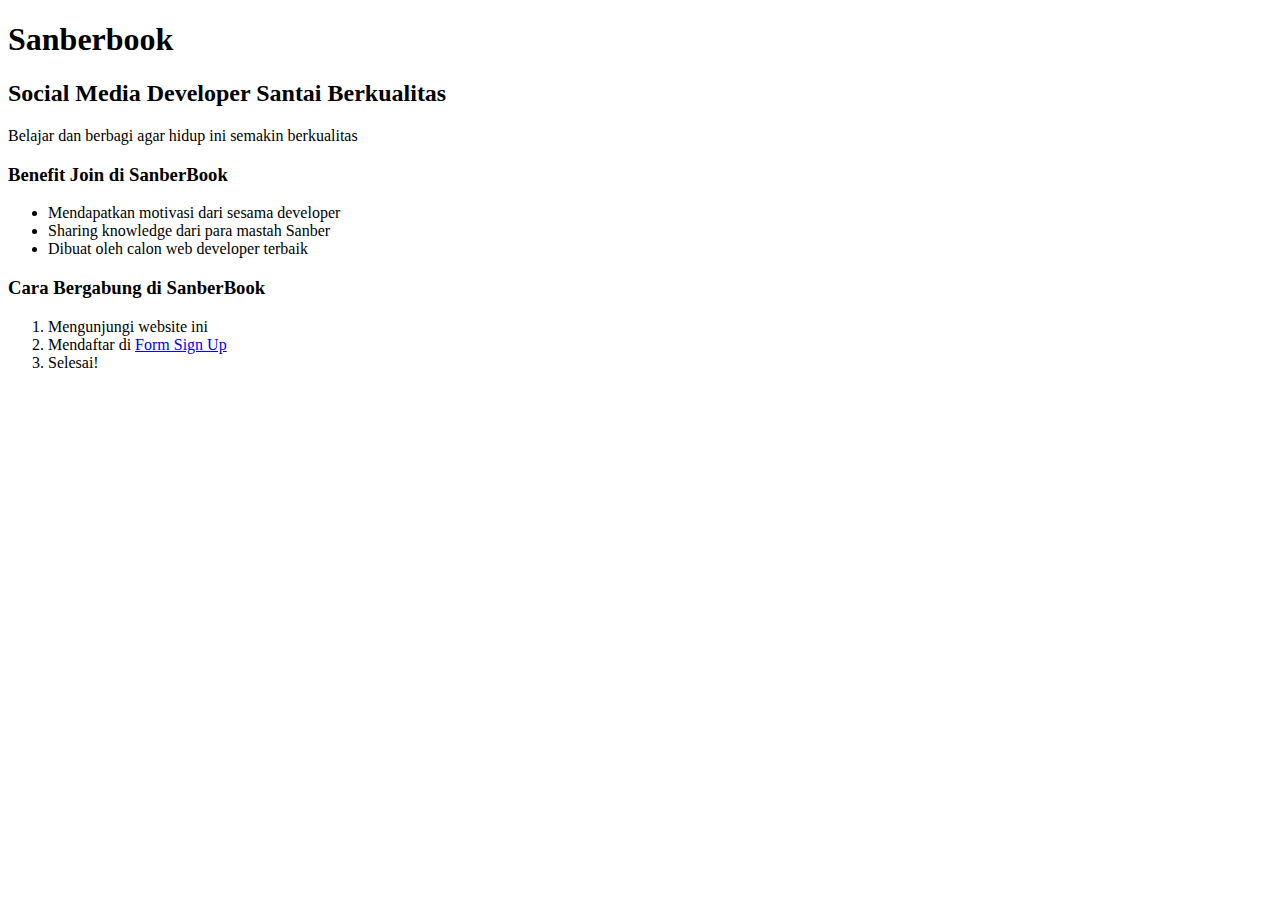
<file: tugas-h1/index.html>
<!-- SCRIPT BY AYU AGUSTINA, digitradiart@gmail.com -->

<!DOCTYPE html>
<html lang="en">
  <head>
    <meta charset="UTF-8" />
    <meta http-equiv="X-UA-Compatible" content="IE=edge" />
    <meta name="viewport" content="width=device-width, initial-scale=1.0" />
    <title>SanberBook</title>
  </head>

  <body>
    <h1>Sanberbook</h1>
    <h2>Social Media Developer Santai Berkualitas</h2>
    <p>Belajar dan berbagi agar hidup ini semakin berkualitas</p>

    <h3>Benefit Join di SanberBook</h3>
    <ul>
      <li>Mendapatkan motivasi dari sesama developer</li>
      <li>Sharing knowledge dari para mastah Sanber</li>
      <li>Dibuat oleh calon web developer terbaik</li>
    </ul>

    <h3>Cara Bergabung di SanberBook</h3>
    <ol>
      <li>Mengunjungi website ini</li>
      <li>Mendaftar di <a href="form.html" target="_blank">Form Sign Up</a></li>
      <li>Selesai!</li>
    </ol>
  </body>
</html>
</file>
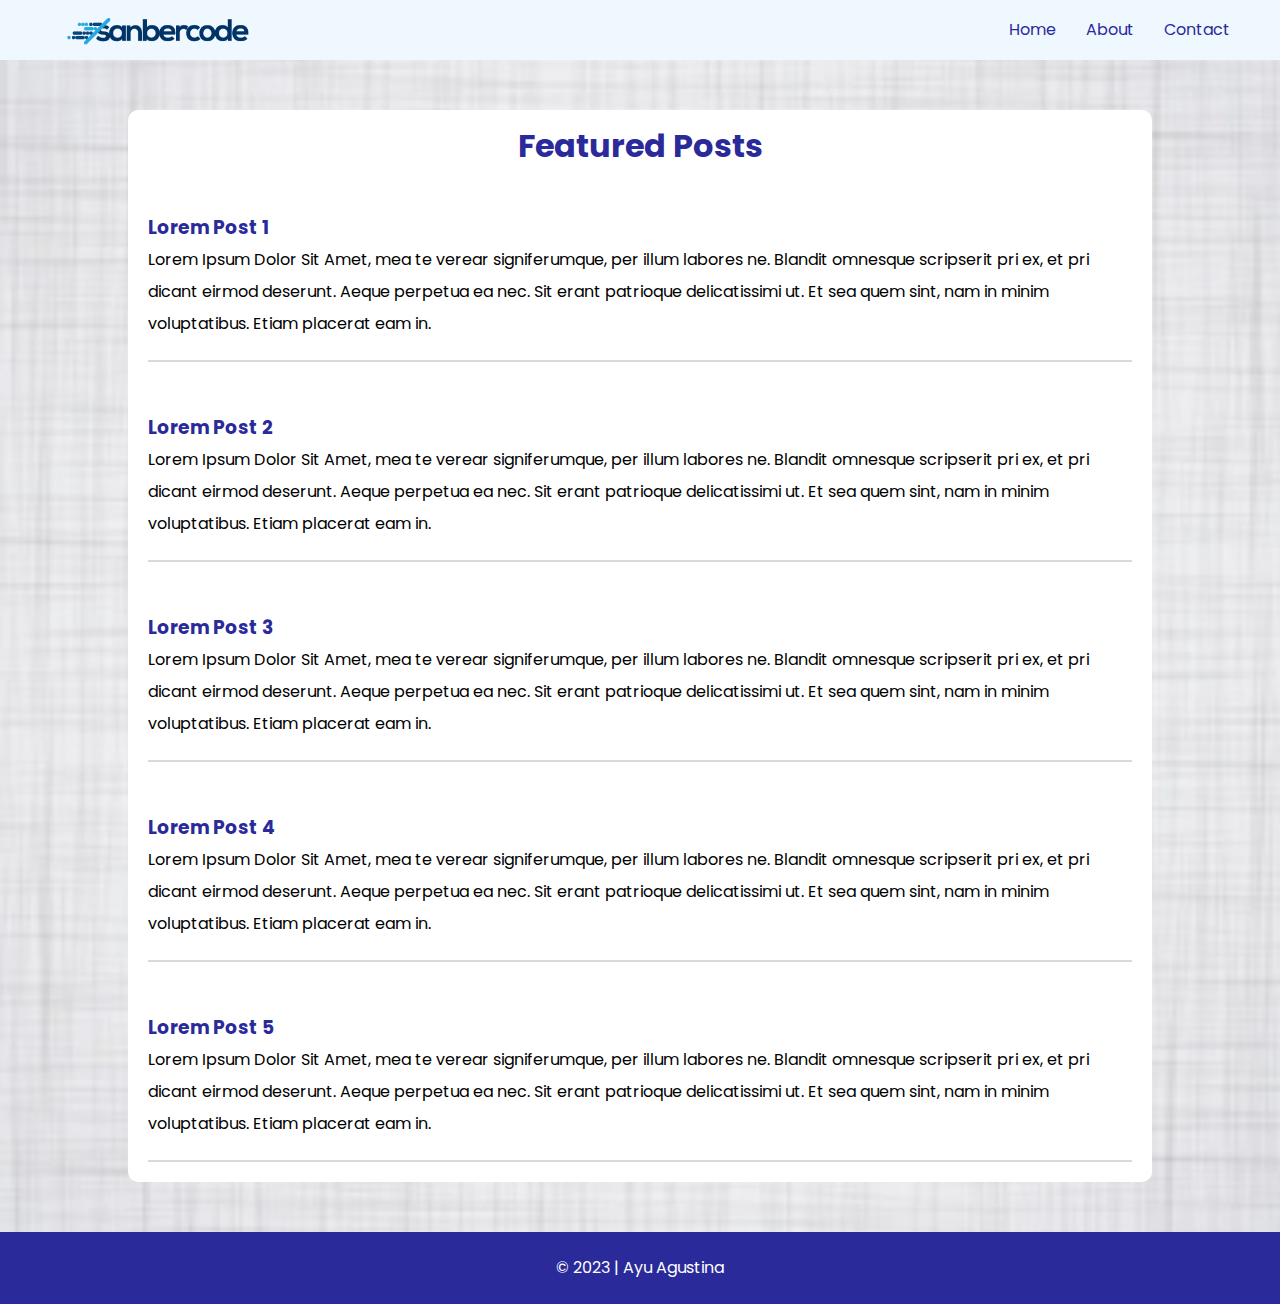
<file: tugas-h2/index.html>
<!DOCTYPE html>
<html lang="en">
  <head>
    <meta charset="UTF-8" />
    <meta http-equiv="X-UA-Compatible" content="IE=edge" />
    <meta name="viewport" content="width=device-width, initial-scale=1.0" />
    <title>Tugas 2 | Sanbercode</title>
    <link rel="stylesheet" href="style.css" />
  </head>
  <body>
    <header>
      <img src="images/logo.png" alt="logo" />
      <ul>
        <li><a href="#" id="home">Home</a></li>
        <li><a href="#" id="about">About</a></li>
        <li><a href="#" id="contact">Contact</a></li>
      </ul>
    </header>

    <!-- CONTAINER -->
    <div class="container">
      <h1>Featured Posts</h1>
      <div id="article-list">
        <article>
          <a href=""><h3>Lorem Post 1</h3></a>
          <p>
            Lorem Ipsum Dolor Sit Amet, mea te verear signiferumque, per illum
            labores ne. Blandit omnesque scripserit pri ex, et pri dicant eirmod
            deserunt. Aeque perpetua ea nec. Sit erant patrioque delicatissimi
            ut. Et sea quem sint, nam in minim voluptatibus. Etiam placerat eam
            in.
          </p>
        </article>
        <article>
          <a href=""><h3>Lorem Post 2</h3></a>
          <p>
            Lorem Ipsum Dolor Sit Amet, mea te verear signiferumque, per illum
            labores ne. Blandit omnesque scripserit pri ex, et pri dicant eirmod
            deserunt. Aeque perpetua ea nec. Sit erant patrioque delicatissimi
            ut. Et sea quem sint, nam in minim voluptatibus. Etiam placerat eam
            in.
          </p>
        </article>
        <article>
          <a href=""><h3>Lorem Post 3</h3></a>
          <p>
            Lorem Ipsum Dolor Sit Amet, mea te verear signiferumque, per illum
            labores ne. Blandit omnesque scripserit pri ex, et pri dicant eirmod
            deserunt. Aeque perpetua ea nec. Sit erant patrioque delicatissimi
            ut. Et sea quem sint, nam in minim voluptatibus. Etiam placerat eam
            in.
          </p>
        </article>
        <article>
          <a href=""><h3>Lorem Post 4</h3></a>
          <p>
            Lorem Ipsum Dolor Sit Amet, mea te verear signiferumque, per illum
            labores ne. Blandit omnesque scripserit pri ex, et pri dicant eirmod
            deserunt. Aeque perpetua ea nec. Sit erant patrioque delicatissimi
            ut. Et sea quem sint, nam in minim voluptatibus. Etiam placerat eam
            in.
          </p>
        </article>
        <article>
          <a href=""><h3>Lorem Post 5</h3></a>
          <p>
            Lorem Ipsum Dolor Sit Amet, mea te verear signiferumque, per illum
            labores ne. Blandit omnesque scripserit pri ex, et pri dicant eirmod
            deserunt. Aeque perpetua ea nec. Sit erant patrioque delicatissimi
            ut. Et sea quem sint, nam in minim voluptatibus. Etiam placerat eam
            in.
          </p>
        </article>
      </div>
    </div>

    <!-- FOOTER -->
    <footer>
      <p>&copy 2023 | Ayu Agustina</p>
    </footer>
  </body>
</html>
</file>
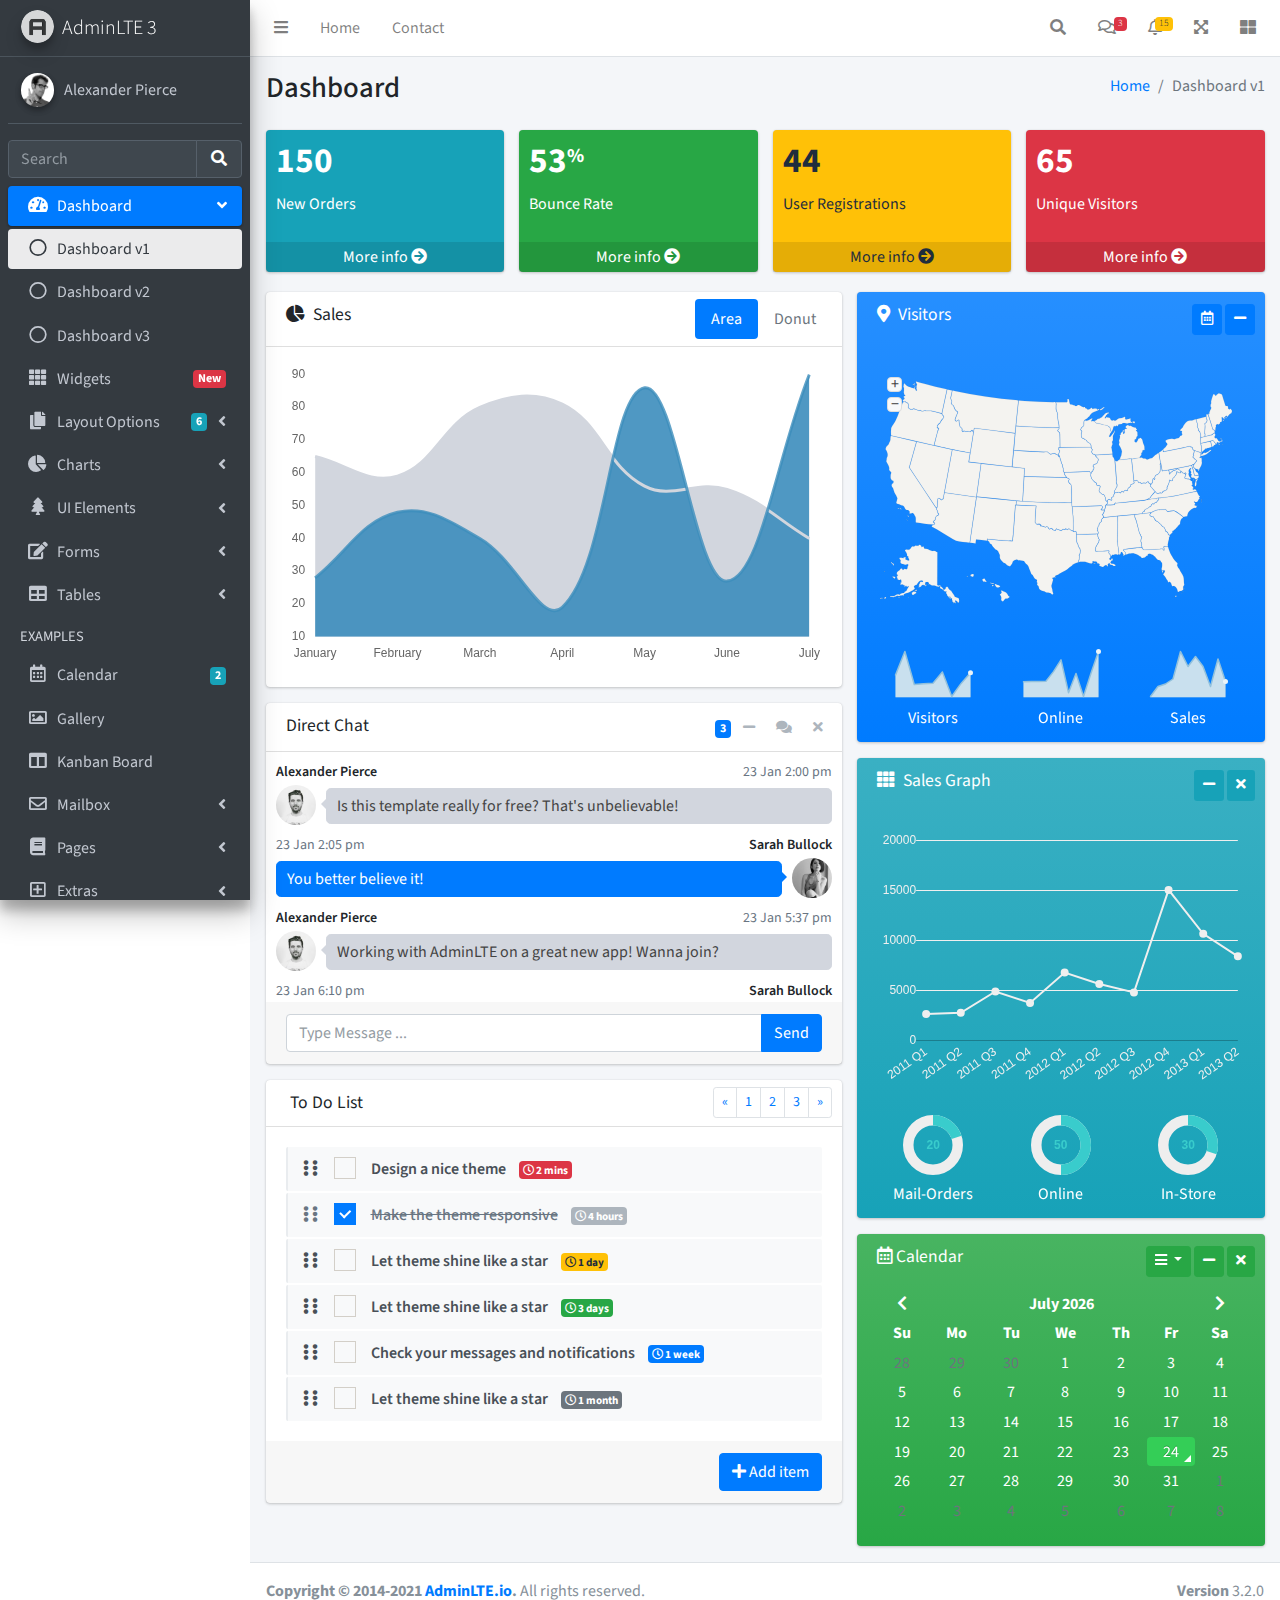
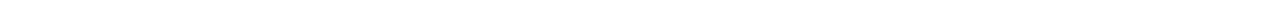
<file: Tugas-12/public/template/index.html>
<!DOCTYPE html>
<html lang="en">
<head>
  <meta charset="utf-8">
  <meta name="viewport" content="width=device-width, initial-scale=1">
  <title>AdminLTE 3 | Dashboard</title>

  <!-- Google Font: Source Sans Pro -->
  <link rel="stylesheet" href="https://fonts.googleapis.com/css?family=Source+Sans+Pro:300,400,400i,700&display=fallback">
  <!-- Font Awesome -->
  <link rel="stylesheet" href="plugins/fontawesome-free/css/all.min.css">
  <!-- Ionicons -->
  <link rel="stylesheet" href="https://code.ionicframework.com/ionicons/2.0.1/css/ionicons.min.css">
  <!-- Tempusdominus Bootstrap 4 -->
  <link rel="stylesheet" href="plugins/tempusdominus-bootstrap-4/css/tempusdominus-bootstrap-4.min.css">
  <!-- iCheck -->
  <link rel="stylesheet" href="plugins/icheck-bootstrap/icheck-bootstrap.min.css">
  <!-- JQVMap -->
  <link rel="stylesheet" href="plugins/jqvmap/jqvmap.min.css">
  <!-- Theme style -->
  <link rel="stylesheet" href="dist/css/adminlte.min.css">
  <!-- overlayScrollbars -->
  <link rel="stylesheet" href="plugins/overlayScrollbars/css/OverlayScrollbars.min.css">
  <!-- Daterange picker -->
  <link rel="stylesheet" href="plugins/daterangepicker/daterangepicker.css">
  <!-- summernote -->
  <link rel="stylesheet" href="plugins/summernote/summernote-bs4.min.css">
</head>
<body class="hold-transition sidebar-mini layout-fixed">
<div class="wrapper">

  <!-- Preloader -->
  <div class="preloader flex-column justify-content-center align-items-center">
    <img class="animation__shake" src="dist/img/AdminLTELogo.png" alt="AdminLTELogo" height="60" width="60">
  </div>

  <!-- Navbar -->
  <nav class="main-header navbar navbar-expand navbar-white navbar-light">
    <!-- Left navbar links -->
    <ul class="navbar-nav">
      <li class="nav-item">
        <a class="nav-link" data-widget="pushmenu" href="#" role="button"><i class="fas fa-bars"></i></a>
      </li>
      <li class="nav-item d-none d-sm-inline-block">
        <a href="index3.html" class="nav-link">Home</a>
      </li>
      <li class="nav-item d-none d-sm-inline-block">
        <a href="#" class="nav-link">Contact</a>
      </li>
    </ul>

    <!-- Right navbar links -->
    <ul class="navbar-nav ml-auto">
      <!-- Navbar Search -->
      <li class="nav-item">
        <a class="nav-link" data-widget="navbar-search" href="#" role="button">
          <i class="fas fa-search"></i>
        </a>
        <div class="navbar-search-block">
          <form class="form-inline">
            <div class="input-group input-group-sm">
              <input class="form-control form-control-navbar" type="search" placeholder="Search" aria-label="Search">
              <div class="input-group-append">
                <button class="btn btn-navbar" type="submit">
                  <i class="fas fa-search"></i>
                </button>
                <button class="btn btn-navbar" type="button" data-widget="navbar-search">
                  <i class="fas fa-times"></i>
                </button>
              </div>
            </div>
          </form>
        </div>
      </li>

      <!-- Messages Dropdown Menu -->
      <li class="nav-item dropdown">
        <a class="nav-link" data-toggle="dropdown" href="#">
          <i class="far fa-comments"></i>
          <span class="badge badge-danger navbar-badge">3</span>
        </a>
        <div class="dropdown-menu dropdown-menu-lg dropdown-menu-right">
          <a href="#" class="dropdown-item">
            <!-- Message Start -->
            <div class="media">
              <img src="dist/img/user1-128x128.jpg" alt="User Avatar" class="img-size-50 mr-3 img-circle">
              <div class="media-body">
                <h3 class="dropdown-item-title">
                  Brad Diesel
                  <span class="float-right text-sm text-danger"><i class="fas fa-star"></i></span>
                </h3>
                <p class="text-sm">Call me whenever you can...</p>
                <p class="text-sm text-muted"><i class="far fa-clock mr-1"></i> 4 Hours Ago</p>
              </div>
            </div>
            <!-- Message End -->
          </a>
          <div class="dropdown-divider"></div>
          <a href="#" class="dropdown-item">
            <!-- Message Start -->
            <div class="media">
              <img src="dist/img/user8-128x128.jpg" alt="User Avatar" class="img-size-50 img-circle mr-3">
              <div class="media-body">
                <h3 class="dropdown-item-title">
                  John Pierce
                  <span class="float-right text-sm text-muted"><i class="fas fa-star"></i></span>
                </h3>
                <p class="text-sm">I got your message bro</p>
                <p class="text-sm text-muted"><i class="far fa-clock mr-1"></i> 4 Hours Ago</p>
              </div>
            </div>
            <!-- Message End -->
          </a>
          <div class="dropdown-divider"></div>
          <a href="#" class="dropdown-item">
            <!-- Message Start -->
            <div class="media">
              <img src="dist/img/user3-128x128.jpg" alt="User Avatar" class="img-size-50 img-circle mr-3">
              <div class="media-body">
                <h3 class="dropdown-item-title">
                  Nora Silvester
                  <span class="float-right text-sm text-warning"><i class="fas fa-star"></i></span>
                </h3>
                <p class="text-sm">The subject goes here</p>
                <p class="text-sm text-muted"><i class="far fa-clock mr-1"></i> 4 Hours Ago</p>
              </div>
            </div>
            <!-- Message End -->
          </a>
          <div class="dropdown-divider"></div>
          <a href="#" class="dropdown-item dropdown-footer">See All Messages</a>
        </div>
      </li>
      <!-- Notifications Dropdown Menu -->
      <li class="nav-item dropdown">
        <a class="nav-link" data-toggle="dropdown" href="#">
          <i class="far fa-bell"></i>
          <span class="badge badge-warning navbar-badge">15</span>
        </a>
        <div class="dropdown-menu dropdown-menu-lg dropdown-menu-right">
          <span class="dropdown-item dropdown-header">15 Notifications</span>
          <div class="dropdown-divider"></div>
          <a href="#" class="dropdown-item">
            <i class="fas fa-envelope mr-2"></i> 4 new messages
            <span class="float-right text-muted text-sm">3 mins</span>
          </a>
          <div class="dropdown-divider"></div>
          <a href="#" class="dropdown-item">
            <i class="fas fa-users mr-2"></i> 8 friend requests
            <span class="float-right text-muted text-sm">12 hours</span>
          </a>
          <div class="dropdown-divider"></div>
          <a href="#" class="dropdown-item">
            <i class="fas fa-file mr-2"></i> 3 new reports
            <span class="float-right text-muted text-sm">2 days</span>
          </a>
          <div class="dropdown-divider"></div>
          <a href="#" class="dropdown-item dropdown-footer">See All Notifications</a>
        </div>
      </li>
      <li class="nav-item">
        <a class="nav-link" data-widget="fullscreen" href="#" role="button">
          <i class="fas fa-expand-arrows-alt"></i>
        </a>
      </li>
      <li class="nav-item">
        <a class="nav-link" data-widget="control-sidebar" data-controlsidebar-slide="true" href="#" role="button">
          <i class="fas fa-th-large"></i>
        </a>
      </li>
    </ul>
  </nav>
  <!-- /.navbar -->

  <!-- Main Sidebar Container -->
  <aside class="main-sidebar sidebar-dark-primary elevation-4">
    <!-- Brand Logo -->
    <a href="index3.html" class="brand-link">
      <img src="dist/img/AdminLTELogo.png" alt="AdminLTE Logo" class="brand-image img-circle elevation-3" style="opacity: .8">
      <span class="brand-text font-weight-light">AdminLTE 3</span>
    </a>

    <!-- Sidebar -->
    <div class="sidebar">
      <!-- Sidebar user panel (optional) -->
      <div class="user-panel mt-3 pb-3 mb-3 d-flex">
        <div class="image">
          <img src="dist/img/user2-160x160.jpg" class="img-circle elevation-2" alt="User Image">
        </div>
        <div class="info">
          <a href="#" class="d-block">Alexander Pierce</a>
        </div>
      </div>

      <!-- SidebarSearch Form -->
      <div class="form-inline">
        <div class="input-group" data-widget="sidebar-search">
          <input class="form-control form-control-sidebar" type="search" placeholder="Search" aria-label="Search">
          <div class="input-group-append">
            <button class="btn btn-sidebar">
              <i class="fas fa-search fa-fw"></i>
            </button>
          </div>
        </div>
      </div>

      <!-- Sidebar Menu -->
      <nav class="mt-2">
        <ul class="nav nav-pills nav-sidebar flex-column" data-widget="treeview" role="menu" data-accordion="false">
          <!-- Add icons to the links using the .nav-icon class
               with font-awesome or any other icon font library -->
          <li class="nav-item menu-open">
            <a href="#" class="nav-link active">
              <i class="nav-icon fas fa-tachometer-alt"></i>
              <p>
                Dashboard
                <i class="right fas fa-angle-left"></i>
              </p>
            </a>
            <ul class="nav nav-treeview">
              <li class="nav-item">
                <a href="./index.html" class="nav-link active">
                  <i class="far fa-circle nav-icon"></i>
                  <p>Dashboard v1</p>
                </a>
              </li>
              <li class="nav-item">
                <a href="./index2.html" class="nav-link">
                  <i class="far fa-circle nav-icon"></i>
                  <p>Dashboard v2</p>
                </a>
              </li>
              <li class="nav-item">
                <a href="./index3.html" class="nav-link">
                  <i class="far fa-circle nav-icon"></i>
                  <p>Dashboard v3</p>
                </a>
              </li>
            </ul>
          </li>
          <li class="nav-item">
            <a href="pages/widgets.html" class="nav-link">
              <i class="nav-icon fas fa-th"></i>
              <p>
                Widgets
                <span class="right badge badge-danger">New</span>
              </p>
            </a>
          </li>
          <li class="nav-item">
            <a href="#" class="nav-link">
              <i class="nav-icon fas fa-copy"></i>
              <p>
                Layout Options
                <i class="fas fa-angle-left right"></i>
                <span class="badge badge-info right">6</span>
              </p>
            </a>
            <ul class="nav nav-treeview">
              <li class="nav-item">
                <a href="pages/layout/top-nav.html" class="nav-link">
                  <i class="far fa-circle nav-icon"></i>
                  <p>Top Navigation</p>
                </a>
              </li>
              <li class="nav-item">
                <a href="pages/layout/top-nav-sidebar.html" class="nav-link">
                  <i class="far fa-circle nav-icon"></i>
                  <p>Top Navigation + Sidebar</p>
                </a>
              </li>
              <li class="nav-item">
                <a href="pages/layout/boxed.html" class="nav-link">
                  <i class="far fa-circle nav-icon"></i>
                  <p>Boxed</p>
                </a>
              </li>
              <li class="nav-item">
                <a href="pages/layout/fixed-sidebar.html" class="nav-link">
                  <i class="far fa-circle nav-icon"></i>
                  <p>Fixed Sidebar</p>
                </a>
              </li>
              <li class="nav-item">
                <a href="pages/layout/fixed-sidebar-custom.html" class="nav-link">
                  <i class="far fa-circle nav-icon"></i>
                  <p>Fixed Sidebar <small>+ Custom Area</small></p>
                </a>
              </li>
              <li class="nav-item">
                <a href="pages/layout/fixed-topnav.html" class="nav-link">
                  <i class="far fa-circle nav-icon"></i>
                  <p>Fixed Navbar</p>
                </a>
              </li>
              <li class="nav-item">
                <a href="pages/layout/fixed-footer.html" class="nav-link">
                  <i class="far fa-circle nav-icon"></i>
                  <p>Fixed Footer</p>
                </a>
              </li>
              <li class="nav-item">
                <a href="pages/layout/collapsed-sidebar.html" class="nav-link">
                  <i class="far fa-circle nav-icon"></i>
                  <p>Collapsed Sidebar</p>
                </a>
              </li>
            </ul>
          </li>
          <li class="nav-item">
            <a href="#" class="nav-link">
              <i class="nav-icon fas fa-chart-pie"></i>
              <p>
                Charts
                <i class="right fas fa-angle-left"></i>
              </p>
            </a>
            <ul class="nav nav-treeview">
              <li class="nav-item">
                <a href="pages/charts/chartjs.html" class="nav-link">
                  <i class="far fa-circle nav-icon"></i>
                  <p>ChartJS</p>
                </a>
              </li>
              <li class="nav-item">
                <a href="pages/charts/flot.html" class="nav-link">
                  <i class="far fa-circle nav-icon"></i>
                  <p>Flot</p>
                </a>
              </li>
              <li class="nav-item">
                <a href="pages/charts/inline.html" class="nav-link">
                  <i class="far fa-circle nav-icon"></i>
                  <p>Inline</p>
                </a>
              </li>
              <li class="nav-item">
                <a href="pages/charts/uplot.html" class="nav-link">
                  <i class="far fa-circle nav-icon"></i>
                  <p>uPlot</p>
                </a>
              </li>
            </ul>
          </li>
          <li class="nav-item">
            <a href="#" class="nav-link">
              <i class="nav-icon fas fa-tree"></i>
              <p>
                UI Elements
                <i class="fas fa-angle-left right"></i>
              </p>
            </a>
            <ul class="nav nav-treeview">
              <li class="nav-item">
                <a href="pages/UI/general.html" class="nav-link">
                  <i class="far fa-circle nav-icon"></i>
                  <p>General</p>
                </a>
              </li>
              <li class="nav-item">
                <a href="pages/UI/icons.html" class="nav-link">
                  <i class="far fa-circle nav-icon"></i>
                  <p>Icons</p>
                </a>
              </li>
              <li class="nav-item">
                <a href="pages/UI/buttons.html" class="nav-link">
                  <i class="far fa-circle nav-icon"></i>
                  <p>Buttons</p>
                </a>
              </li>
              <li class="nav-item">
                <a href="pages/UI/sliders.html" class="nav-link">
                  <i class="far fa-circle nav-icon"></i>
                  <p>Sliders</p>
                </a>
              </li>
              <li class="nav-item">
                <a href="pages/UI/modals.html" class="nav-link">
                  <i class="far fa-circle nav-icon"></i>
                  <p>Modals & Alerts</p>
                </a>
              </li>
              <li class="nav-item">
                <a href="pages/UI/navbar.html" class="nav-link">
                  <i class="far fa-circle nav-icon"></i>
                  <p>Navbar & Tabs</p>
                </a>
              </li>
              <li class="nav-item">
                <a href="pages/UI/timeline.html" class="nav-link">
                  <i class="far fa-circle nav-icon"></i>
                  <p>Timeline</p>
                </a>
              </li>
              <li class="nav-item">
                <a href="pages/UI/ribbons.html" class="nav-link">
                  <i class="far fa-circle nav-icon"></i>
                  <p>Ribbons</p>
                </a>
              </li>
            </ul>
          </li>
          <li class="nav-item">
            <a href="#" class="nav-link">
              <i class="nav-icon fas fa-edit"></i>
              <p>
                Forms
                <i class="fas fa-angle-left right"></i>
              </p>
            </a>
            <ul class="nav nav-treeview">
              <li class="nav-item">
                <a href="pages/forms/general.html" class="nav-link">
                  <i class="far fa-circle nav-icon"></i>
                  <p>General Elements</p>
                </a>
              </li>
              <li class="nav-item">
                <a href="pages/forms/advanced.html" class="nav-link">
                  <i class="far fa-circle nav-icon"></i>
                  <p>Advanced Elements</p>
                </a>
              </li>
              <li class="nav-item">
                <a href="pages/forms/editors.html" class="nav-link">
                  <i class="far fa-circle nav-icon"></i>
                  <p>Editors</p>
                </a>
              </li>
              <li class="nav-item">
                <a href="pages/forms/validation.html" class="nav-link">
                  <i class="far fa-circle nav-icon"></i>
                  <p>Validation</p>
                </a>
              </li>
            </ul>
          </li>
          <li class="nav-item">
            <a href="#" class="nav-link">
              <i class="nav-icon fas fa-table"></i>
              <p>
                Tables
                <i class="fas fa-angle-left right"></i>
              </p>
            </a>
            <ul class="nav nav-treeview">
              <li class="nav-item">
                <a href="pages/tables/simple.html" class="nav-link">
                  <i class="far fa-circle nav-icon"></i>
                  <p>Simple Tables</p>
                </a>
              </li>
              <li class="nav-item">
                <a href="pages/tables/data.html" class="nav-link">
                  <i class="far fa-circle nav-icon"></i>
                  <p>DataTables</p>
                </a>
              </li>
              <li class="nav-item">
                <a href="pages/tables/jsgrid.html" class="nav-link">
                  <i class="far fa-circle nav-icon"></i>
                  <p>jsGrid</p>
                </a>
              </li>
            </ul>
          </li>
          <li class="nav-header">EXAMPLES</li>
          <li class="nav-item">
            <a href="pages/calendar.html" class="nav-link">
              <i class="nav-icon far fa-calendar-alt"></i>
              <p>
                Calendar
                <span class="badge badge-info right">2</span>
              </p>
            </a>
          </li>
          <li class="nav-item">
            <a href="pages/gallery.html" class="nav-link">
              <i class="nav-icon far fa-image"></i>
              <p>
                Gallery
              </p>
            </a>
          </li>
          <li class="nav-item">
            <a href="pages/kanban.html" class="nav-link">
              <i class="nav-icon fas fa-columns"></i>
              <p>
                Kanban Board
              </p>
            </a>
          </li>
          <li class="nav-item">
            <a href="#" class="nav-link">
              <i class="nav-icon far fa-envelope"></i>
              <p>
                Mailbox
                <i class="fas fa-angle-left right"></i>
              </p>
            </a>
            <ul class="nav nav-treeview">
              <li class="nav-item">
                <a href="pages/mailbox/mailbox.html" class="nav-link">
                  <i class="far fa-circle nav-icon"></i>
                  <p>Inbox</p>
                </a>
              </li>
              <li class="nav-item">
                <a href="pages/mailbox/compose.html" class="nav-link">
                  <i class="far fa-circle nav-icon"></i>
                  <p>Compose</p>
                </a>
              </li>
              <li class="nav-item">
                <a href="pages/mailbox/read-mail.html" class="nav-link">
                  <i class="far fa-circle nav-icon"></i>
                  <p>Read</p>
                </a>
              </li>
            </ul>
          </li>
          <li class="nav-item">
            <a href="#" class="nav-link">
              <i class="nav-icon fas fa-book"></i>
              <p>
                Pages
                <i class="fas fa-angle-left right"></i>
              </p>
            </a>
            <ul class="nav nav-treeview">
              <li class="nav-item">
                <a href="pages/examples/invoice.html" class="nav-link">
                  <i class="far fa-circle nav-icon"></i>
                  <p>Invoice</p>
                </a>
              </li>
              <li class="nav-item">
                <a href="pages/examples/profile.html" class="nav-link">
                  <i class="far fa-circle nav-icon"></i>
                  <p>Profile</p>
                </a>
              </li>
              <li class="nav-item">
                <a href="pages/examples/e-commerce.html" class="nav-link">
                  <i class="far fa-circle nav-icon"></i>
                  <p>E-commerce</p>
                </a>
              </li>
              <li class="nav-item">
                <a href="pages/examples/projects.html" class="nav-link">
                  <i class="far fa-circle nav-icon"></i>
                  <p>Projects</p>
                </a>
              </li>
              <li class="nav-item">
                <a href="pages/examples/project-add.html" class="nav-link">
                  <i class="far fa-circle nav-icon"></i>
                  <p>Project Add</p>
                </a>
              </li>
              <li class="nav-item">
                <a href="pages/examples/project-edit.html" class="nav-link">
                  <i class="far fa-circle nav-icon"></i>
                  <p>Project Edit</p>
                </a>
              </li>
              <li class="nav-item">
                <a href="pages/examples/project-detail.html" class="nav-link">
                  <i class="far fa-circle nav-icon"></i>
                  <p>Project Detail</p>
                </a>
              </li>
              <li class="nav-item">
                <a href="pages/examples/contacts.html" class="nav-link">
                  <i class="far fa-circle nav-icon"></i>
                  <p>Contacts</p>
                </a>
              </li>
              <li class="nav-item">
                <a href="pages/examples/faq.html" class="nav-link">
                  <i class="far fa-circle nav-icon"></i>
                  <p>FAQ</p>
                </a>
              </li>
              <li class="nav-item">
                <a href="pages/examples/contact-us.html" class="nav-link">
                  <i class="far fa-circle nav-icon"></i>
                  <p>Contact us</p>
                </a>
              </li>
            </ul>
          </li>
          <li class="nav-item">
            <a href="#" class="nav-link">
              <i class="nav-icon far fa-plus-square"></i>
              <p>
                Extras
                <i class="fas fa-angle-left right"></i>
              </p>
            </a>
            <ul class="nav nav-treeview">
              <li class="nav-item">
                <a href="#" class="nav-link">
                  <i class="far fa-circle nav-icon"></i>
                  <p>
                    Login & Register v1
                    <i class="fas fa-angle-left right"></i>
                  </p>
                </a>
                <ul class="nav nav-treeview">
                  <li class="nav-item">
                    <a href="pages/examples/login.html" class="nav-link">
                      <i class="far fa-circle nav-icon"></i>
                      <p>Login v1</p>
                    </a>
                  </li>
                  <li class="nav-item">
                    <a href="pages/examples/register.html" class="nav-link">
                      <i class="far fa-circle nav-icon"></i>
                      <p>Register v1</p>
                    </a>
                  </li>
                  <li class="nav-item">
                    <a href="pages/examples/forgot-password.html" class="nav-link">
                      <i class="far fa-circle nav-icon"></i>
                      <p>Forgot Password v1</p>
                    </a>
                  </li>
                  <li class="nav-item">
                    <a href="pages/examples/recover-password.html" class="nav-link">
                      <i class="far fa-circle nav-icon"></i>
                      <p>Recover Password v1</p>
                    </a>
                  </li>
                </ul>
              </li>
              <li class="nav-item">
                <a href="#" class="nav-link">
                  <i class="far fa-circle nav-icon"></i>
                  <p>
                    Login & Register v2
                    <i class="fas fa-angle-left right"></i>
                  </p>
                </a>
                <ul class="nav nav-treeview">
                  <li class="nav-item">
                    <a href="pages/examples/login-v2.html" class="nav-link">
                      <i class="far fa-circle nav-icon"></i>
                      <p>Login v2</p>
                    </a>
                  </li>
                  <li class="nav-item">
                    <a href="pages/examples/register-v2.html" class="nav-link">
                      <i class="far fa-circle nav-icon"></i>
                      <p>Register v2</p>
                    </a>
                  </li>
                  <li class="nav-item">
                    <a href="pages/examples/forgot-password-v2.html" class="nav-link">
                      <i class="far fa-circle nav-icon"></i>
                      <p>Forgot Password v2</p>
                    </a>
                  </li>
                  <li class="nav-item">
                    <a href="pages/examples/recover-password-v2.html" class="nav-link">
                      <i class="far fa-circle nav-icon"></i>
                      <p>Recover Password v2</p>
                    </a>
                  </li>
                </ul>
              </li>
              <li class="nav-item">
                <a href="pages/examples/lockscreen.html" class="nav-link">
                  <i class="far fa-circle nav-icon"></i>
                  <p>Lockscreen</p>
                </a>
              </li>
              <li class="nav-item">
                <a href="pages/examples/legacy-user-menu.html" class="nav-link">
                  <i class="far fa-circle nav-icon"></i>
                  <p>Legacy User Menu</p>
                </a>
              </li>
              <li class="nav-item">
                <a href="pages/examples/language-menu.html" class="nav-link">
                  <i class="far fa-circle nav-icon"></i>
                  <p>Language Menu</p>
                </a>
              </li>
              <li class="nav-item">
                <a href="pages/examples/404.html" class="nav-link">
                  <i class="far fa-circle nav-icon"></i>
                  <p>Error 404</p>
                </a>
              </li>
              <li class="nav-item">
                <a href="pages/examples/500.html" class="nav-link">
                  <i class="far fa-circle nav-icon"></i>
                  <p>Error 500</p>
                </a>
              </li>
              <li class="nav-item">
                <a href="pages/examples/pace.html" class="nav-link">
                  <i class="far fa-circle nav-icon"></i>
                  <p>Pace</p>
                </a>
              </li>
              <li class="nav-item">
                <a href="pages/examples/blank.html" class="nav-link">
                  <i class="far fa-circle nav-icon"></i>
                  <p>Blank Page</p>
                </a>
              </li>
              <li class="nav-item">
                <a href="starter.html" class="nav-link">
                  <i class="far fa-circle nav-icon"></i>
                  <p>Starter Page</p>
                </a>
              </li>
            </ul>
          </li>
          <li class="nav-item">
            <a href="#" class="nav-link">
              <i class="nav-icon fas fa-search"></i>
              <p>
                Search
                <i class="fas fa-angle-left right"></i>
              </p>
            </a>
            <ul class="nav nav-treeview">
              <li class="nav-item">
                <a href="pages/search/simple.html" class="nav-link">
                  <i class="far fa-circle nav-icon"></i>
                  <p>Simple Search</p>
                </a>
              </li>
              <li class="nav-item">
                <a href="pages/search/enhanced.html" class="nav-link">
                  <i class="far fa-circle nav-icon"></i>
                  <p>Enhanced</p>
                </a>
              </li>
            </ul>
          </li>
          <li class="nav-header">MISCELLANEOUS</li>
          <li class="nav-item">
            <a href="iframe.html" class="nav-link">
              <i class="nav-icon fas fa-ellipsis-h"></i>
              <p>Tabbed IFrame Plugin</p>
            </a>
          </li>
          <li class="nav-item">
            <a href="https://adminlte.io/docs/3.1/" class="nav-link">
              <i class="nav-icon fas fa-file"></i>
              <p>Documentation</p>
            </a>
          </li>
          <li class="nav-header">MULTI LEVEL EXAMPLE</li>
          <li class="nav-item">
            <a href="#" class="nav-link">
              <i class="fas fa-circle nav-icon"></i>
              <p>Level 1</p>
            </a>
          </li>
          <li class="nav-item">
            <a href="#" class="nav-link">
              <i class="nav-icon fas fa-circle"></i>
              <p>
                Level 1
                <i class="right fas fa-angle-left"></i>
              </p>
            </a>
            <ul class="nav nav-treeview">
              <li class="nav-item">
                <a href="#" class="nav-link">
                  <i class="far fa-circle nav-icon"></i>
                  <p>Level 2</p>
                </a>
              </li>
              <li class="nav-item">
                <a href="#" class="nav-link">
                  <i class="far fa-circle nav-icon"></i>
                  <p>
                    Level 2
                    <i class="right fas fa-angle-left"></i>
                  </p>
                </a>
                <ul class="nav nav-treeview">
                  <li class="nav-item">
                    <a href="#" class="nav-link">
                      <i class="far fa-dot-circle nav-icon"></i>
                      <p>Level 3</p>
                    </a>
                  </li>
                  <li class="nav-item">
                    <a href="#" class="nav-link">
                      <i class="far fa-dot-circle nav-icon"></i>
                      <p>Level 3</p>
                    </a>
                  </li>
                  <li class="nav-item">
                    <a href="#" class="nav-link">
                      <i class="far fa-dot-circle nav-icon"></i>
                      <p>Level 3</p>
                    </a>
                  </li>
                </ul>
              </li>
              <li class="nav-item">
                <a href="#" class="nav-link">
                  <i class="far fa-circle nav-icon"></i>
                  <p>Level 2</p>
                </a>
              </li>
            </ul>
          </li>
          <li class="nav-item">
            <a href="#" class="nav-link">
              <i class="fas fa-circle nav-icon"></i>
              <p>Level 1</p>
            </a>
          </li>
          <li class="nav-header">LABELS</li>
          <li class="nav-item">
            <a href="#" class="nav-link">
              <i class="nav-icon far fa-circle text-danger"></i>
              <p class="text">Important</p>
            </a>
          </li>
          <li class="nav-item">
            <a href="#" class="nav-link">
              <i class="nav-icon far fa-circle text-warning"></i>
              <p>Warning</p>
            </a>
          </li>
          <li class="nav-item">
            <a href="#" class="nav-link">
              <i class="nav-icon far fa-circle text-info"></i>
              <p>Informational</p>
            </a>
          </li>
        </ul>
      </nav>
      <!-- /.sidebar-menu -->
    </div>
    <!-- /.sidebar -->
  </aside>

  <!-- Content Wrapper. Contains page content -->
  <div class="content-wrapper">
    <!-- Content Header (Page header) -->
    <div class="content-header">
      <div class="container-fluid">
        <div class="row mb-2">
          <div class="col-sm-6">
            <h1 class="m-0">Dashboard</h1>
          </div><!-- /.col -->
          <div class="col-sm-6">
            <ol class="breadcrumb float-sm-right">
              <li class="breadcrumb-item"><a href="#">Home</a></li>
              <li class="breadcrumb-item active">Dashboard v1</li>
            </ol>
          </div><!-- /.col -->
        </div><!-- /.row -->
      </div><!-- /.container-fluid -->
    </div>
    <!-- /.content-header -->

    <!-- Main content -->
    <section class="content">
      <div class="container-fluid">
        <!-- Small boxes (Stat box) -->
        <div class="row">
          <div class="col-lg-3 col-6">
            <!-- small box -->
            <div class="small-box bg-info">
              <div class="inner">
                <h3>150</h3>

                <p>New Orders</p>
              </div>
              <div class="icon">
                <i class="ion ion-bag"></i>
              </div>
              <a href="#" class="small-box-footer">More info <i class="fas fa-arrow-circle-right"></i></a>
            </div>
          </div>
          <!-- ./col -->
          <div class="col-lg-3 col-6">
            <!-- small box -->
            <div class="small-box bg-success">
              <div class="inner">
                <h3>53<sup style="font-size: 20px">%</sup></h3>

                <p>Bounce Rate</p>
              </div>
              <div class="icon">
                <i class="ion ion-stats-bars"></i>
              </div>
              <a href="#" class="small-box-footer">More info <i class="fas fa-arrow-circle-right"></i></a>
            </div>
          </div>
          <!-- ./col -->
          <div class="col-lg-3 col-6">
            <!-- small box -->
            <div class="small-box bg-warning">
              <div class="inner">
                <h3>44</h3>

                <p>User Registrations</p>
              </div>
              <div class="icon">
                <i class="ion ion-person-add"></i>
              </div>
              <a href="#" class="small-box-footer">More info <i class="fas fa-arrow-circle-right"></i></a>
            </div>
          </div>
          <!-- ./col -->
          <div class="col-lg-3 col-6">
            <!-- small box -->
            <div class="small-box bg-danger">
              <div class="inner">
                <h3>65</h3>

                <p>Unique Visitors</p>
              </div>
              <div class="icon">
                <i class="ion ion-pie-graph"></i>
              </div>
              <a href="#" class="small-box-footer">More info <i class="fas fa-arrow-circle-right"></i></a>
            </div>
          </div>
          <!-- ./col -->
        </div>
        <!-- /.row -->
        <!-- Main row -->
        <div class="row">
          <!-- Left col -->
          <section class="col-lg-7 connectedSortable">
            <!-- Custom tabs (Charts with tabs)-->
            <div class="card">
              <div class="card-header">
                <h3 class="card-title">
                  <i class="fas fa-chart-pie mr-1"></i>
                  Sales
                </h3>
                <div class="card-tools">
                  <ul class="nav nav-pills ml-auto">
                    <li class="nav-item">
                      <a class="nav-link active" href="#revenue-chart" data-toggle="tab">Area</a>
                    </li>
                    <li class="nav-item">
                      <a class="nav-link" href="#sales-chart" data-toggle="tab">Donut</a>
                    </li>
                  </ul>
                </div>
              </div><!-- /.card-header -->
              <div class="card-body">
                <div class="tab-content p-0">
                  <!-- Morris chart - Sales -->
                  <div class="chart tab-pane active" id="revenue-chart"
                       style="position: relative; height: 300px;">
                      <canvas id="revenue-chart-canvas" height="300" style="height: 300px;"></canvas>
                   </div>
                  <div class="chart tab-pane" id="sales-chart" style="position: relative; height: 300px;">
                    <canvas id="sales-chart-canvas" height="300" style="height: 300px;"></canvas>
                  </div>
                </div>
              </div><!-- /.card-body -->
            </div>
            <!-- /.card -->

            <!-- DIRECT CHAT -->
            <div class="card direct-chat direct-chat-primary">
              <div class="card-header">
                <h3 class="card-title">Direct Chat</h3>

                <div class="card-tools">
                  <span title="3 New Messages" class="badge badge-primary">3</span>
                  <button type="button" class="btn btn-tool" data-card-widget="collapse">
                    <i class="fas fa-minus"></i>
                  </button>
                  <button type="button" class="btn btn-tool" title="Contacts" data-widget="chat-pane-toggle">
                    <i class="fas fa-comments"></i>
                  </button>
                  <button type="button" class="btn btn-tool" data-card-widget="remove">
                    <i class="fas fa-times"></i>
                  </button>
                </div>
              </div>
              <!-- /.card-header -->
              <div class="card-body">
                <!-- Conversations are loaded here -->
                <div class="direct-chat-messages">
                  <!-- Message. Default to the left -->
                  <div class="direct-chat-msg">
                    <div class="direct-chat-infos clearfix">
                      <span class="direct-chat-name float-left">Alexander Pierce</span>
                      <span class="direct-chat-timestamp float-right">23 Jan 2:00 pm</span>
                    </div>
                    <!-- /.direct-chat-infos -->
                    <img class="direct-chat-img" src="dist/img/user1-128x128.jpg" alt="message user image">
                    <!-- /.direct-chat-img -->
                    <div class="direct-chat-text">
                      Is this template really for free? That's unbelievable!
                    </div>
                    <!-- /.direct-chat-text -->
                  </div>
                  <!-- /.direct-chat-msg -->

                  <!-- Message to the right -->
                  <div class="direct-chat-msg right">
                    <div class="direct-chat-infos clearfix">
                      <span class="direct-chat-name float-right">Sarah Bullock</span>
                      <span class="direct-chat-timestamp float-left">23 Jan 2:05 pm</span>
                    </div>
                    <!-- /.direct-chat-infos -->
                    <img class="direct-chat-img" src="dist/img/user3-128x128.jpg" alt="message user image">
                    <!-- /.direct-chat-img -->
                    <div class="direct-chat-text">
                      You better believe it!
                    </div>
                    <!-- /.direct-chat-text -->
                  </div>
                  <!-- /.direct-chat-msg -->

                  <!-- Message. Default to the left -->
                  <div class="direct-chat-msg">
                    <div class="direct-chat-infos clearfix">
                      <span class="direct-chat-name float-left">Alexander Pierce</span>
                      <span class="direct-chat-timestamp float-right">23 Jan 5:37 pm</span>
                    </div>
                    <!-- /.direct-chat-infos -->
                    <img class="direct-chat-img" src="dist/img/user1-128x128.jpg" alt="message user image">
                    <!-- /.direct-chat-img -->
                    <div class="direct-chat-text">
                      Working with AdminLTE on a great new app! Wanna join?
                    </div>
                    <!-- /.direct-chat-text -->
                  </div>
                  <!-- /.direct-chat-msg -->

                  <!-- Message to the right -->
                  <div class="direct-chat-msg right">
                    <div class="direct-chat-infos clearfix">
                      <span class="direct-chat-name float-right">Sarah Bullock</span>
                      <span class="direct-chat-timestamp float-left">23 Jan 6:10 pm</span>
                    </div>
                    <!-- /.direct-chat-infos -->
                    <img class="direct-chat-img" src="dist/img/user3-128x128.jpg" alt="message user image">
                    <!-- /.direct-chat-img -->
                    <div class="direct-chat-text">
                      I would love to.
                    </div>
                    <!-- /.direct-chat-text -->
                  </div>
                  <!-- /.direct-chat-msg -->

                </div>
                <!--/.direct-chat-messages-->

                <!-- Contacts are loaded here -->
                <div class="direct-chat-contacts">
                  <ul class="contacts-list">
                    <li>
                      <a href="#">
                        <img class="contacts-list-img" src="dist/img/user1-128x128.jpg" alt="User Avatar">

                        <div class="contacts-list-info">
                          <span class="contacts-list-name">
                            Count Dracula
                            <small class="contacts-list-date float-right">2/28/2015</small>
                          </span>
                          <span class="contacts-list-msg">How have you been? I was...</span>
                        </div>
                        <!-- /.contacts-list-info -->
                      </a>
                    </li>
                    <!-- End Contact Item -->
                    <li>
                      <a href="#">
                        <img class="contacts-list-img" src="dist/img/user7-128x128.jpg" alt="User Avatar">

                        <div class="contacts-list-info">
                          <span class="contacts-list-name">
                            Sarah Doe
                            <small class="contacts-list-date float-right">2/23/2015</small>
                          </span>
                          <span class="contacts-list-msg">I will be waiting for...</span>
                        </div>
                        <!-- /.contacts-list-info -->
                      </a>
                    </li>
                    <!-- End Contact Item -->
                    <li>
                      <a href="#">
                        <img class="contacts-list-img" src="dist/img/user3-128x128.jpg" alt="User Avatar">

                        <div class="contacts-list-info">
                          <span class="contacts-list-name">
                            Nadia Jolie
                            <small class="contacts-list-date float-right">2/20/2015</small>
                          </span>
                          <span class="contacts-list-msg">I'll call you back at...</span>
                        </div>
                        <!-- /.contacts-list-info -->
                      </a>
                    </li>
                    <!-- End Contact Item -->
                    <li>
                      <a href="#">
                        <img class="contacts-list-img" src="dist/img/user5-128x128.jpg" alt="User Avatar">

                        <div class="contacts-list-info">
                          <span class="contacts-list-name">
                            Nora S. Vans
                            <small class="contacts-list-date float-right">2/10/2015</small>
                          </span>
                          <span class="contacts-list-msg">Where is your new...</span>
                        </div>
                        <!-- /.contacts-list-info -->
                      </a>
                    </li>
                    <!-- End Contact Item -->
                    <li>
                      <a href="#">
                        <img class="contacts-list-img" src="dist/img/user6-128x128.jpg" alt="User Avatar">

                        <div class="contacts-list-info">
                          <span class="contacts-list-name">
                            John K.
                            <small class="contacts-list-date float-right">1/27/2015</small>
                          </span>
                          <span class="contacts-list-msg">Can I take a look at...</span>
                        </div>
                        <!-- /.contacts-list-info -->
                      </a>
                    </li>
                    <!-- End Contact Item -->
                    <li>
                      <a href="#">
                        <img class="contacts-list-img" src="dist/img/user8-128x128.jpg" alt="User Avatar">

                        <div class="contacts-list-info">
                          <span class="contacts-list-name">
                            Kenneth M.
                            <small class="contacts-list-date float-right">1/4/2015</small>
                          </span>
                          <span class="contacts-list-msg">Never mind I found...</span>
                        </div>
                        <!-- /.contacts-list-info -->
                      </a>
                    </li>
                    <!-- End Contact Item -->
                  </ul>
                  <!-- /.contacts-list -->
                </div>
                <!-- /.direct-chat-pane -->
              </div>
              <!-- /.card-body -->
              <div class="card-footer">
                <form action="#" method="post">
                  <div class="input-group">
                    <input type="text" name="message" placeholder="Type Message ..." class="form-control">
                    <span class="input-group-append">
                      <button type="button" class="btn btn-primary">Send</button>
                    </span>
                  </div>
                </form>
              </div>
              <!-- /.card-footer-->
            </div>
            <!--/.direct-chat -->

            <!-- TO DO List -->
            <div class="card">
              <div class="card-header">
                <h3 class="card-title">
                  <i class="ion ion-clipboard mr-1"></i>
                  To Do List
                </h3>

                <div class="card-tools">
                  <ul class="pagination pagination-sm">
                    <li class="page-item"><a href="#" class="page-link">&laquo;</a></li>
                    <li class="page-item"><a href="#" class="page-link">1</a></li>
                    <li class="page-item"><a href="#" class="page-link">2</a></li>
                    <li class="page-item"><a href="#" class="page-link">3</a></li>
                    <li class="page-item"><a href="#" class="page-link">&raquo;</a></li>
                  </ul>
                </div>
              </div>
              <!-- /.card-header -->
              <div class="card-body">
                <ul class="todo-list" data-widget="todo-list">
                  <li>
                    <!-- drag handle -->
                    <span class="handle">
                      <i class="fas fa-ellipsis-v"></i>
                      <i class="fas fa-ellipsis-v"></i>
                    </span>
                    <!-- checkbox -->
                    <div  class="icheck-primary d-inline ml-2">
                      <input type="checkbox" value="" name="todo1" id="todoCheck1">
                      <label for="todoCheck1"></label>
                    </div>
                    <!-- todo text -->
                    <span class="text">Design a nice theme</span>
                    <!-- Emphasis label -->
                    <small class="badge badge-danger"><i class="far fa-clock"></i> 2 mins</small>
                    <!-- General tools such as edit or delete-->
                    <div class="tools">
                      <i class="fas fa-edit"></i>
                      <i class="fas fa-trash-o"></i>
                    </div>
                  </li>
                  <li>
                    <span class="handle">
                      <i class="fas fa-ellipsis-v"></i>
                      <i class="fas fa-ellipsis-v"></i>
                    </span>
                    <div  class="icheck-primary d-inline ml-2">
                      <input type="checkbox" value="" name="todo2" id="todoCheck2" checked>
                      <label for="todoCheck2"></label>
                    </div>
                    <span class="text">Make the theme responsive</span>
                    <small class="badge badge-info"><i class="far fa-clock"></i> 4 hours</small>
                    <div class="tools">
                      <i class="fas fa-edit"></i>
                      <i class="fas fa-trash-o"></i>
                    </div>
                  </li>
                  <li>
                    <span class="handle">
                      <i class="fas fa-ellipsis-v"></i>
                      <i class="fas fa-ellipsis-v"></i>
                    </span>
                    <div  class="icheck-primary d-inline ml-2">
                      <input type="checkbox" value="" name="todo3" id="todoCheck3">
                      <label for="todoCheck3"></label>
                    </div>
                    <span class="text">Let theme shine like a star</span>
                    <small class="badge badge-warning"><i class="far fa-clock"></i> 1 day</small>
                    <div class="tools">
                      <i class="fas fa-edit"></i>
                      <i class="fas fa-trash-o"></i>
                    </div>
                  </li>
                  <li>
                    <span class="handle">
                      <i class="fas fa-ellipsis-v"></i>
                      <i class="fas fa-ellipsis-v"></i>
                    </span>
                    <div  class="icheck-primary d-inline ml-2">
                      <input type="checkbox" value="" name="todo4" id="todoCheck4">
                      <label for="todoCheck4"></label>
                    </div>
                    <span class="text">Let theme shine like a star</span>
                    <small class="badge badge-success"><i class="far fa-clock"></i> 3 days</small>
                    <div class="tools">
                      <i class="fas fa-edit"></i>
                      <i class="fas fa-trash-o"></i>
                    </div>
                  </li>
                  <li>
                    <span class="handle">
                      <i class="fas fa-ellipsis-v"></i>
                      <i class="fas fa-ellipsis-v"></i>
                    </span>
                    <div  class="icheck-primary d-inline ml-2">
                      <input type="checkbox" value="" name="todo5" id="todoCheck5">
                      <label for="todoCheck5"></label>
                    </div>
                    <span class="text">Check your messages and notifications</span>
                    <small class="badge badge-primary"><i class="far fa-clock"></i> 1 week</small>
                    <div class="tools">
                      <i class="fas fa-edit"></i>
                      <i class="fas fa-trash-o"></i>
                    </div>
                  </li>
                  <li>
                    <span class="handle">
                      <i class="fas fa-ellipsis-v"></i>
                      <i class="fas fa-ellipsis-v"></i>
                    </span>
                    <div  class="icheck-primary d-inline ml-2">
                      <input type="checkbox" value="" name="todo6" id="todoCheck6">
                      <label for="todoCheck6"></label>
                    </div>
                    <span class="text">Let theme shine like a star</span>
                    <small class="badge badge-secondary"><i class="far fa-clock"></i> 1 month</small>
                    <div class="tools">
                      <i class="fas fa-edit"></i>
                      <i class="fas fa-trash-o"></i>
                    </div>
                  </li>
                </ul>
              </div>
              <!-- /.card-body -->
              <div class="card-footer clearfix">
                <button type="button" class="btn btn-primary float-right"><i class="fas fa-plus"></i> Add item</button>
              </div>
            </div>
            <!-- /.card -->
          </section>
          <!-- /.Left col -->
          <!-- right col (We are only adding the ID to make the widgets sortable)-->
          <section class="col-lg-5 connectedSortable">

            <!-- Map card -->
            <div class="card bg-gradient-primary">
              <div class="card-header border-0">
                <h3 class="card-title">
                  <i class="fas fa-map-marker-alt mr-1"></i>
                  Visitors
                </h3>
                <!-- card tools -->
                <div class="card-tools">
                  <button type="button" class="btn btn-primary btn-sm daterange" title="Date range">
                    <i class="far fa-calendar-alt"></i>
                  </button>
                  <button type="button" class="btn btn-primary btn-sm" data-card-widget="collapse" title="Collapse">
                    <i class="fas fa-minus"></i>
                  </button>
                </div>
                <!-- /.card-tools -->
              </div>
              <div class="card-body">
                <div id="world-map" style="height: 250px; width: 100%;"></div>
              </div>
              <!-- /.card-body-->
              <div class="card-footer bg-transparent">
                <div class="row">
                  <div class="col-4 text-center">
                    <div id="sparkline-1"></div>
                    <div class="text-white">Visitors</div>
                  </div>
                  <!-- ./col -->
                  <div class="col-4 text-center">
                    <div id="sparkline-2"></div>
                    <div class="text-white">Online</div>
                  </div>
                  <!-- ./col -->
                  <div class="col-4 text-center">
                    <div id="sparkline-3"></div>
                    <div class="text-white">Sales</div>
                  </div>
                  <!-- ./col -->
                </div>
                <!-- /.row -->
              </div>
            </div>
            <!-- /.card -->

            <!-- solid sales graph -->
            <div class="card bg-gradient-info">
              <div class="card-header border-0">
                <h3 class="card-title">
                  <i class="fas fa-th mr-1"></i>
                  Sales Graph
                </h3>

                <div class="card-tools">
                  <button type="button" class="btn bg-info btn-sm" data-card-widget="collapse">
                    <i class="fas fa-minus"></i>
                  </button>
                  <button type="button" class="btn bg-info btn-sm" data-card-widget="remove">
                    <i class="fas fa-times"></i>
                  </button>
                </div>
              </div>
              <div class="card-body">
                <canvas class="chart" id="line-chart" style="min-height: 250px; height: 250px; max-height: 250px; max-width: 100%;"></canvas>
              </div>
              <!-- /.card-body -->
              <div class="card-footer bg-transparent">
                <div class="row">
                  <div class="col-4 text-center">
                    <input type="text" class="knob" data-readonly="true" value="20" data-width="60" data-height="60"
                           data-fgColor="#39CCCC">

                    <div class="text-white">Mail-Orders</div>
                  </div>
                  <!-- ./col -->
                  <div class="col-4 text-center">
                    <input type="text" class="knob" data-readonly="true" value="50" data-width="60" data-height="60"
                           data-fgColor="#39CCCC">

                    <div class="text-white">Online</div>
                  </div>
                  <!-- ./col -->
                  <div class="col-4 text-center">
                    <input type="text" class="knob" data-readonly="true" value="30" data-width="60" data-height="60"
                           data-fgColor="#39CCCC">

                    <div class="text-white">In-Store</div>
                  </div>
                  <!-- ./col -->
                </div>
                <!-- /.row -->
              </div>
              <!-- /.card-footer -->
            </div>
            <!-- /.card -->

            <!-- Calendar -->
            <div class="card bg-gradient-success">
              <div class="card-header border-0">

                <h3 class="card-title">
                  <i class="far fa-calendar-alt"></i>
                  Calendar
                </h3>
                <!-- tools card -->
                <div class="card-tools">
                  <!-- button with a dropdown -->
                  <div class="btn-group">
                    <button type="button" class="btn btn-success btn-sm dropdown-toggle" data-toggle="dropdown" data-offset="-52">
                      <i class="fas fa-bars"></i>
                    </button>
                    <div class="dropdown-menu" role="menu">
                      <a href="#" class="dropdown-item">Add new event</a>
                      <a href="#" class="dropdown-item">Clear events</a>
                      <div class="dropdown-divider"></div>
                      <a href="#" class="dropdown-item">View calendar</a>
                    </div>
                  </div>
                  <button type="button" class="btn btn-success btn-sm" data-card-widget="collapse">
                    <i class="fas fa-minus"></i>
                  </button>
                  <button type="button" class="btn btn-success btn-sm" data-card-widget="remove">
                    <i class="fas fa-times"></i>
                  </button>
                </div>
                <!-- /. tools -->
              </div>
              <!-- /.card-header -->
              <div class="card-body pt-0">
                <!--The calendar -->
                <div id="calendar" style="width: 100%"></div>
              </div>
              <!-- /.card-body -->
            </div>
            <!-- /.card -->
          </section>
          <!-- right col -->
        </div>
        <!-- /.row (main row) -->
      </div><!-- /.container-fluid -->
    </section>
    <!-- /.content -->
  </div>
  <!-- /.content-wrapper -->
  <footer class="main-footer">
    <strong>Copyright &copy; 2014-2021 <a href="https://adminlte.io">AdminLTE.io</a>.</strong>
    All rights reserved.
    <div class="float-right d-none d-sm-inline-block">
      <b>Version</b> 3.2.0
    </div>
  </footer>

  <!-- Control Sidebar -->
  <aside class="control-sidebar control-sidebar-dark">
    <!-- Control sidebar content goes here -->
  </aside>
  <!-- /.control-sidebar -->
</div>
<!-- ./wrapper -->

<!-- jQuery -->
<script src="plugins/jquery/jquery.min.js"></script>
<!-- jQuery UI 1.11.4 -->
<script src="plugins/jquery-ui/jquery-ui.min.js"></script>
<!-- Resolve conflict in jQuery UI tooltip with Bootstrap tooltip -->
<script>
  $.widget.bridge('uibutton', $.ui.button)
</script>
<!-- Bootstrap 4 -->
<script src="plugins/bootstrap/js/bootstrap.bundle.min.js"></script>
<!-- ChartJS -->
<script src="plugins/chart.js/Chart.min.js"></script>
<!-- Sparkline -->
<script src="plugins/sparklines/sparkline.js"></script>
<!-- JQVMap -->
<script src="plugins/jqvmap/jquery.vmap.min.js"></script>
<script src="plugins/jqvmap/maps/jquery.vmap.usa.js"></script>
<!-- jQuery Knob Chart -->
<script src="plugins/jquery-knob/jquery.knob.min.js"></script>
<!-- daterangepicker -->
<script src="plugins/moment/moment.min.js"></script>
<script src="plugins/daterangepicker/daterangepicker.js"></script>
<!-- Tempusdominus Bootstrap 4 -->
<script src="plugins/tempusdominus-bootstrap-4/js/tempusdominus-bootstrap-4.min.js"></script>
<!-- Summernote -->
<script src="plugins/summernote/summernote-bs4.min.js"></script>
<!-- overlayScrollbars -->
<script src="plugins/overlayScrollbars/js/jquery.overlayScrollbars.min.js"></script>
<!-- AdminLTE App -->
<script src="dist/js/adminlte.js"></script>
<!-- AdminLTE for demo purposes -->
<script src="dist/js/demo.js"></script>
<!-- AdminLTE dashboard demo (This is only for demo purposes) -->
<script src="dist/js/pages/dashboard.js"></script>
</body>
</html>
</file>
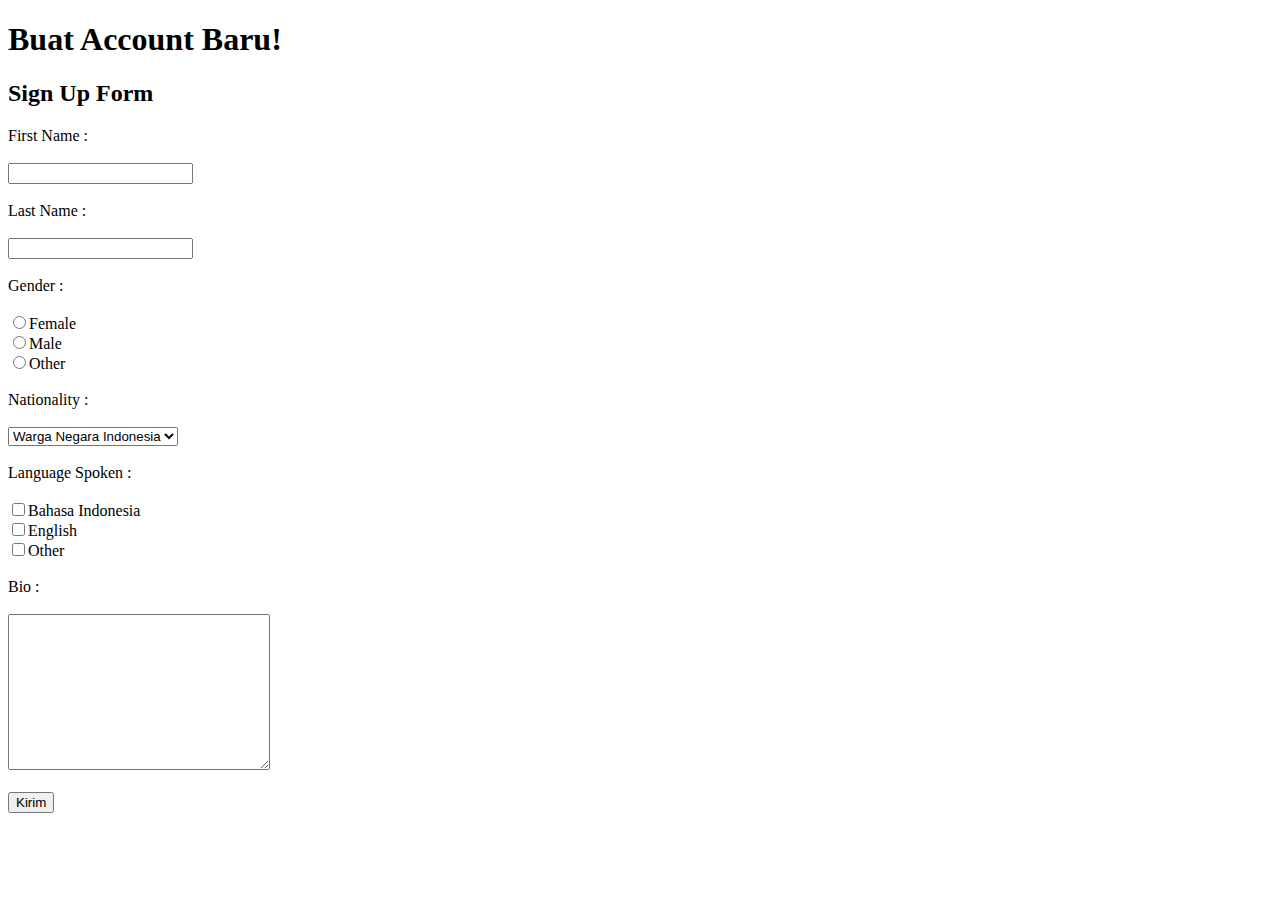
<file: tugas-h1/form.html>
<!-- SCRIPT BY AYU AGUSTINA, digitradiart@gmail.com -->

<!DOCTYPE html>
<html lang="en">
  <head>
    <meta charset="UTF-8" />
    <meta http-equiv="X-UA-Compatible" content="IE=edge" />
    <meta name="viewport" content="width=device-width, initial-scale=1.0" />
    <title>Form</title>
  </head>
  <body>
    <h1>Buat Account Baru!</h1>
    <h2>Sign Up Form</h2>
    <form action="welcome.html" method="post">
      <label for="firstname">First Name :</label> <br />
      <br />
      <input type="text" name="nama" /> <br />
      <br />

      <label for="lastname">Last Name :</label> <br />
      <br />
      <input type="text" name="nama" /> <br />
      <br />

      <label for="gender">Gender :</label> <br />
      <br />
      <input type="radio" value="1" name="gender" />Female <br />
      <input type="radio" value="2" name="gender" />Male <br />
      <input type="radio" value="3" name="gender" />Other <br /><br />

      <label for="nationality">Nationality :</label><br />
      <br />
      <select name="nationality" id="nationality">
        <option value="1">Warga Negara Indonesia</option>
        <option value="2">Warga Negara Asing</option>
      </select>
      <br />
      <br />

      <label for="language">Language Spoken :</label> <br /><br />
      <input type="checkbox" name="bahasa" id="bahasa" />Bahasa Indonesia<br />
      <input type="checkbox" name="english" id="english" />English<br />
      <input type="checkbox" name="other" id="other" />Other<br /><br />

      <label for="bio">Bio :</label> <br /><br />
      <textarea name="bio" id="bio" cols="30" rows="10"></textarea> <br /><br />

      <input type="submit" value="Kirim" />
    </form>
  </body>
</html>
</file>
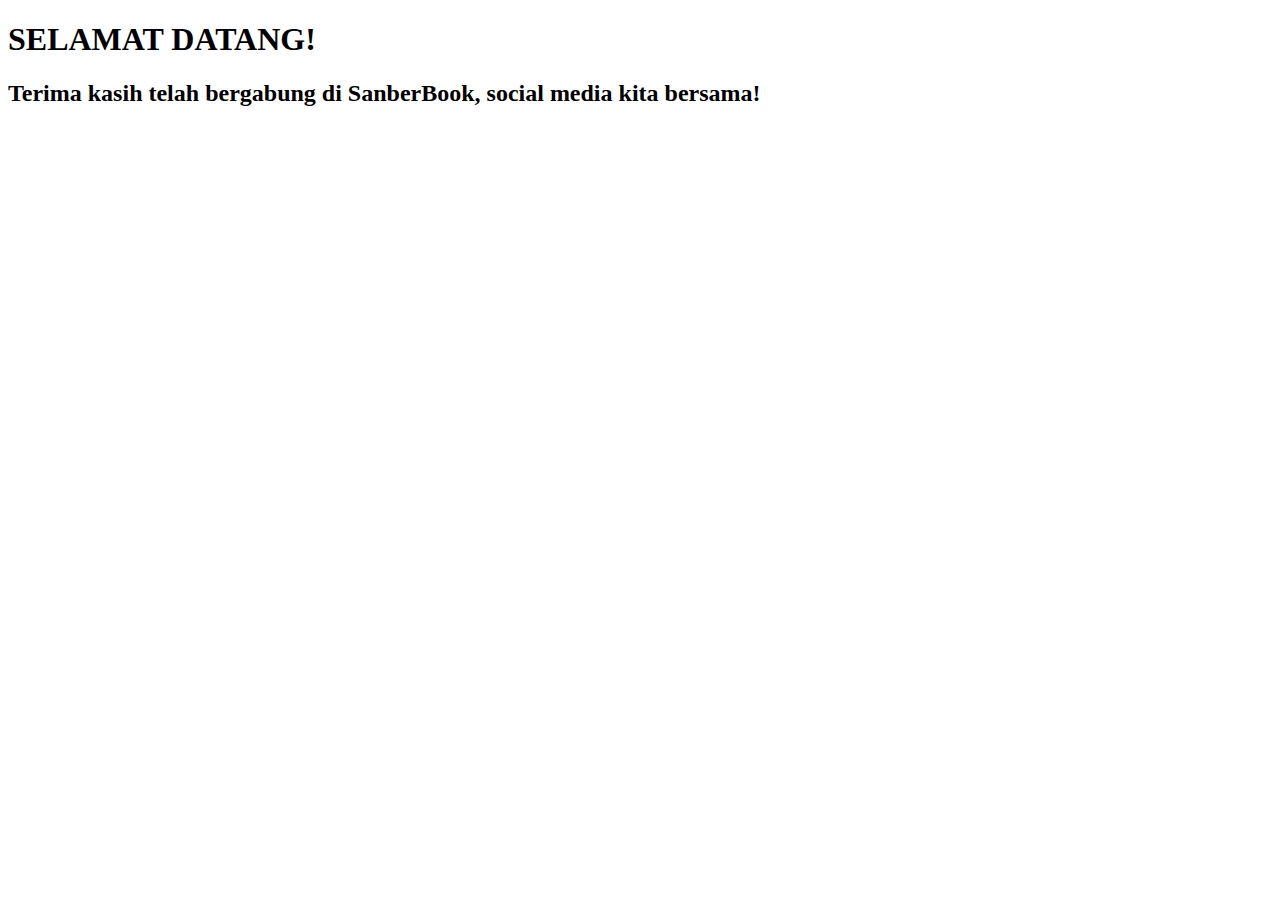
<file: tugas-h1/welcome.html>
<!-- SCRIPT BY AYU AGUSTINA, digitradiart@gmail.com -->

<!DOCTYPE html>
<html lang="en">
  <head>
    <meta charset="UTF-8" />
    <meta http-equiv="X-UA-Compatible" content="IE=edge" />
    <meta name="viewport" content="width=device-width, initial-scale=1.0" />
    <title>Welcome Home!</title>
  </head>
  <body>
    <h1>SELAMAT DATANG!</h1>
    <h2>
      Terima kasih telah bergabung di SanberBook, social media kita bersama!
    </h2>
  </body>
</html>
</file>
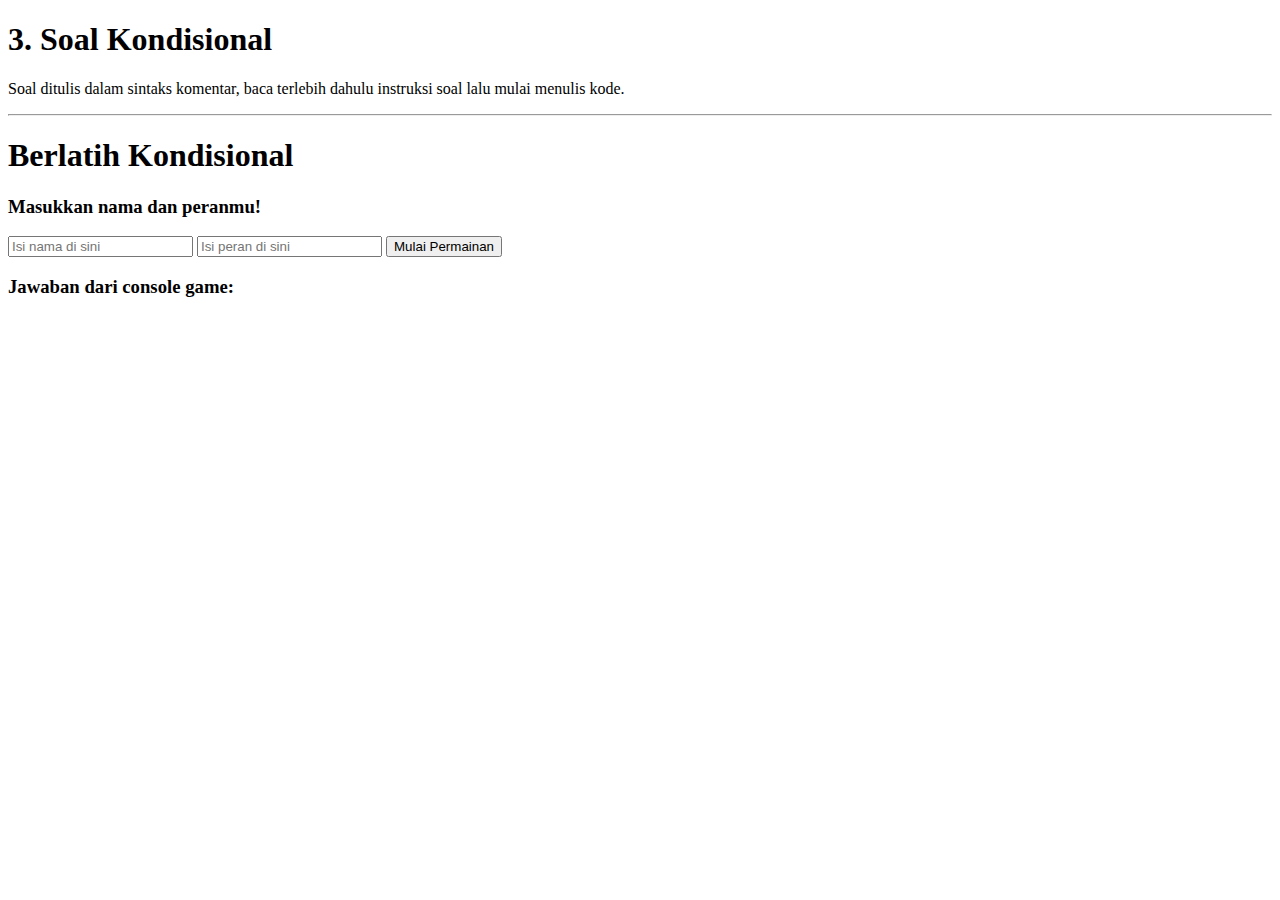
<file: tugas-h4/conditional.html>
<!DOCTYPE html>
<html lang="en">
  <head>
    <meta charset="UTF-8" />
    <meta name="viewport" content="width=device-width, initial-scale=1.0" />
    <meta http-equiv="X-UA-Compatible" content="ie=edge" />
    <title>Conditional HTML</title>
  </head>
  <body>
    <h1>3. Soal Kondisional</h1>
    <p>
      Soal ditulis dalam sintaks komentar, baca terlebih dahulu instruksi soal
      lalu mulai menulis kode.
    </p>
    <hr />
    <h1>Berlatih Kondisional</h1>

    <h3>Masukkan nama dan peranmu!</h3>
    <form action="#" id="formConditional">
      <input type="text" id="name" placeholder="Isi nama di sini" />
      <input type="text" id="role" placeholder="Isi peran di sini" />
      <input type="submit" value="Mulai Permainan" />
    </form>

    <h3>Jawaban dari console game:</h3>
    <div id="jawaban"></div>
  </body>

  <script>
    var form = document.getElementById("formConditional");
    var jawaban = document.getElementById("jawaban");

    form.addEventListener("submit", function (e) {
      e.preventDefault();

      /*
            ATURAN PERMAINAN
            // Output untuk Input nama = '' dan peran = ''
            // => "Nama harus diisi!"

            //Output untuk input jika nama != '' dan peran = ''
            // => "Halo Mikael, Pilih peranmu untuk memulai game!"

            //Output untuk Input jika nama != '' dan peran 'Penyihir'
            // => "Selamat datang di Dunia Werewolf, Nina"
            // => "Halo Penyihir Nina, kamu dapat melihat siapa yang menjadi Werewolf!"

            //Output untuk Input jika nama != '' dan peran 'Werewolf'
            // => "Selamat datang di Dunia Werewolf, Danu"
            // "Halo Werewolf Danu, kamu dapat memilih siapa yang akan kamu makan malam ini!"

            //Output untuk Input jika nama != '' dan peran 'Rakjel'
            // => "Selamat datang di Dunia Werewolf, Zero"
            // => "Halo Rakjel Zero, Kamu menjadi rakyat jelata "

            PETUNJUK MENGERJAKAN
            1. Buat Kondisional agar output dari konsol sesuai yang diharapkan
            2. masukkan lah jawaban dari kondisi yang diberikan oleh User ke dalam variabel jawabanKonsol
        */

      // Tuliskan Code kamu di sini
      var name = document.getElementById("name").value;
      var role = document.getElementById("role").value;
      // buatlah kondisional berdasarkan dua variabel di atas yaitu name dan role, ketentuannya dapat dibaca di atas

      var jawabanKonsol; // = jawaban dari kondisional di-assign di sini
      // Code Sampai sini

      if (name == "" && role == "") {
        jawabanKonsol = "Nama dan peran harus diisi";
      } else if (name != "") {
        if (role == "") {
          jawabanKonsol =
            "Halo " + name + ", Pilih peranmu untuk memulai game!";
        } else if (role.toLowerCase() == "penyihir") {
          jawabanKonsol =
            "Selamat datang di Dunia Werewolf, " +
            name +
            "<br>Halo Penyihir " +
            name +
            " kamu dapat melihat siapa yang menjadi Werewolf!";
        } else if (role.toLowerCase() == "werewolf") {
          jawabanKonsol =
            "Selamat datang di Dunia Werewolf, " +
            name +
            "<br>Halo Werewolf " +
            name +
            " kamu dapat memilih siapa yang akan kamu makan malam ini!";
        } else if (role.toLowerCase() == "rakjel") {
          jawabanKonsol =
            "Selamat datang di Dunia Werewolf, " +
            name +
            "<br>Halo Rakjel " +
            name +
            ", Kamu menjadi rakyat jelata";
        } else {
          jawabanKonsol = "perhatikan kembali inputan";
        }
      }

      jawaban.innerHTML = jawabanKonsol;
    });
  </script>
</html>
</file>
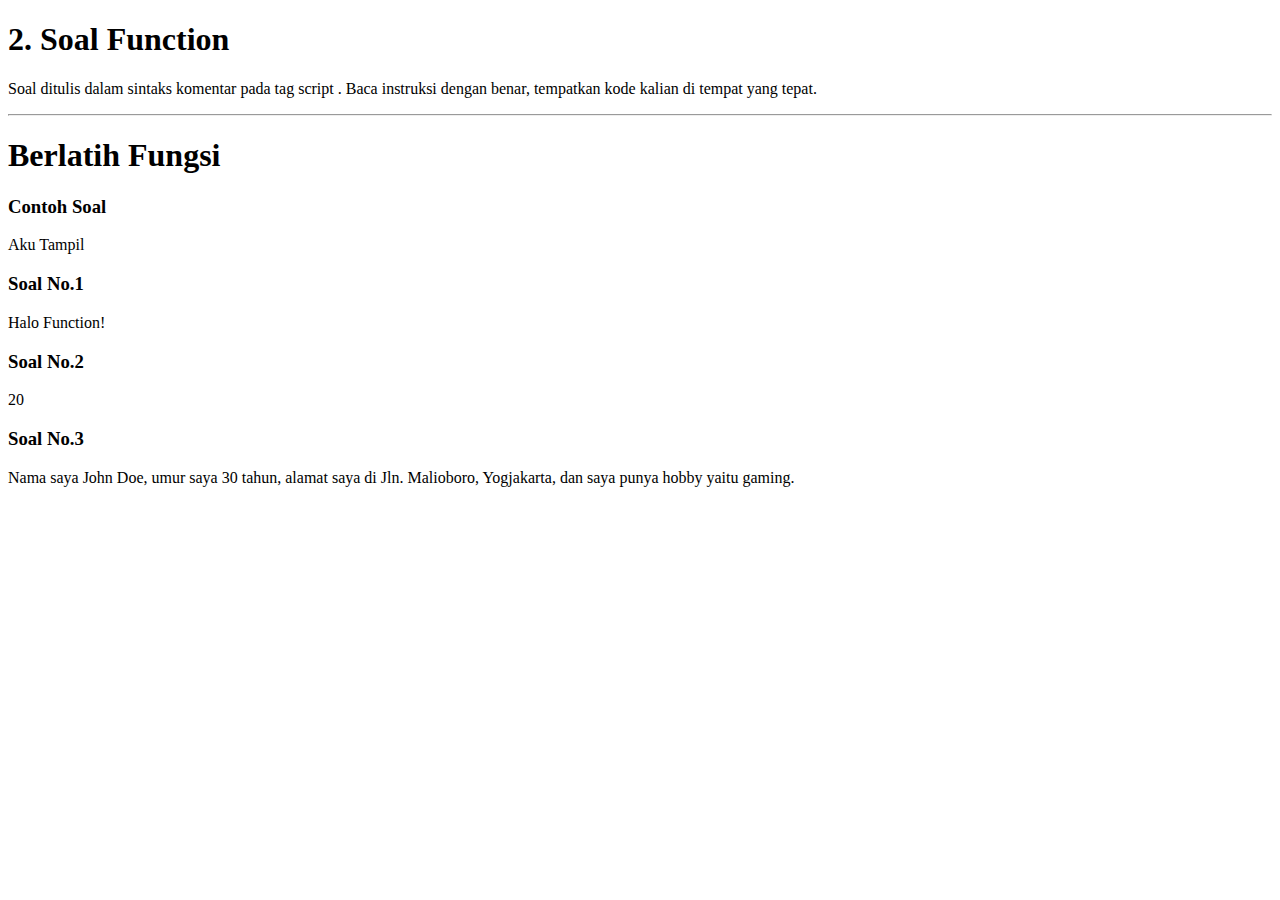
<file: tugas-h4/function.html>
<!DOCTYPE html>
<html lang="en">
  <head>
    <meta charset="UTF-8" />
    <meta name="viewport" content="width=device-width, initial-scale=1.0" />
    <meta http-equiv="X-UA-Compatible" content="ie=edge" />
    <title>Function</title>
  </head>
  <body>
    <h1>2. Soal Function</h1>
    <p>
      Soal ditulis dalam sintaks komentar pada tag script . Baca instruksi
      dengan benar, tempatkan kode kalian di tempat yang tepat.
    </p>
    <hr />
    <h1>Berlatih Fungsi</h1>

    <h3>Contoh Soal</h3>
    <div id="contohJawaban"></div>

    <h3>Soal No.1</h3>
    <div id="jawaban1"></div>

    <h3>Soal No.2</h3>
    <div id="jawaban2"></div>

    <h3>Soal No.3</h3>
    <div id="jawaban3"></div>

    <script>
      // CONTOH
      // Kamu diminta untuk membuat fungsi bernama tampilkan() untuk menampilkan "Aku Tampil" pada halaman html.

      // Jawaban CONTOH
      function tampilkan() {
        document.getElementById("contohJawaban").innerHTML = "Aku Tampil";
      }

      //Jalankan function
      tampilkan();

      // Soal No. 1 Fungsi Teriak
      /* 
            Buatlah sebuah fungsi bernama teriak(), yang mengembalikan nilai berupa "Halo Function!", yang kemudian akan ditampilkan di halaman html.
            Tampilkan dengan cara document.getElementById("jawaban1").innerHTML seperti di CONTOH.
        */

      function teriak() {
        // Tulis Code mulai di sini
        // Tampilkan dengan cara document.getElementById("jawaban1").innerHTML seperti di CONTOH.
        document.getElementById("jawaban1").innerHTML = "Halo Function!";
      }

      // Jalankan function teriak
      teriak();

      // Soal No. 2 Fungsi Kalikan
      /* 
            Buatlah sebuah fungsi bernama kalikan(), yang mengembalikan nilai berupa hasil kali dari dua parameter yang dikirim.
            CONTOH OUTPUT: 
            kalikan(5, 4) akan memberikan output 20
            Tampilkan jawaban dengan cara document.getElementById("jawaban2").innerHTML seperti di CONTOH
        */

      function kalikan(num1, num2) {
        // Code kamu mulai dari sini
        let hasil = num1 * num2;
        // Tampilkan jawaban dengan cara document.getElementById("jawaban2").innerHTML seperti di CONTOH
        document.getElementById("jawaban2").innerHTML = hasil;
      }

      // Jalankan function kalikan
      kalikan(5, 4);

      // Soal No. 3 Fungsi buatKalimat
      /* 
            Buatlah sebuah fungsi bernama buatKalimat(), yang akan memproses seluruh parameter yang diinput menjadi satu kalimat berikut: 
            "Nama saya [Name], umur saya [Age] tahun, alamat saya di [Address], dan saya punya hobby yaitu [hobby]!"

            CONTOH: 
            var name = "Agus";
            var age = 30;
            var address = "Jln. Malioboro, Yogjakarta";
            var hobby = "gaming";

            var kalimatBaru = buatKalimat(name,age,address,hobby);
            Akan menampilkan : 
            "Nama saya Agus, umur saya 30 tahun, alamat saya di Jln. Malioboro, Yogjakarta, dan saya punya hobby yaitu gaming!"
            Tampilkan dengan cara document.getElementById("jawaban3").innerHTML seperti di CONTOH
        */

      function buatKalimat(nama, umur, alamat, hobi) {
        // Code kamu mulai dari sini
        // Tampilkan dengan cara document.getElementById("jawaban3").innerHTML seperti di CONTOH.
        document.getElementById(
          "jawaban3"
        ).innerHTML = `Nama saya ${nama}, umur saya ${umur} tahun, alamat saya di ${alamat}, dan saya punya hobby yaitu ${hobi}.`;
      }

      // Jalankan function buatKalimat
      var name = "John Doe";
      var age = 30;
      var address = "Jln. Malioboro, Yogjakarta";
      var hobby = "gaming";
      buatKalimat(name, age, address, hobby);
    </script>
  </body>
</html>
</file>
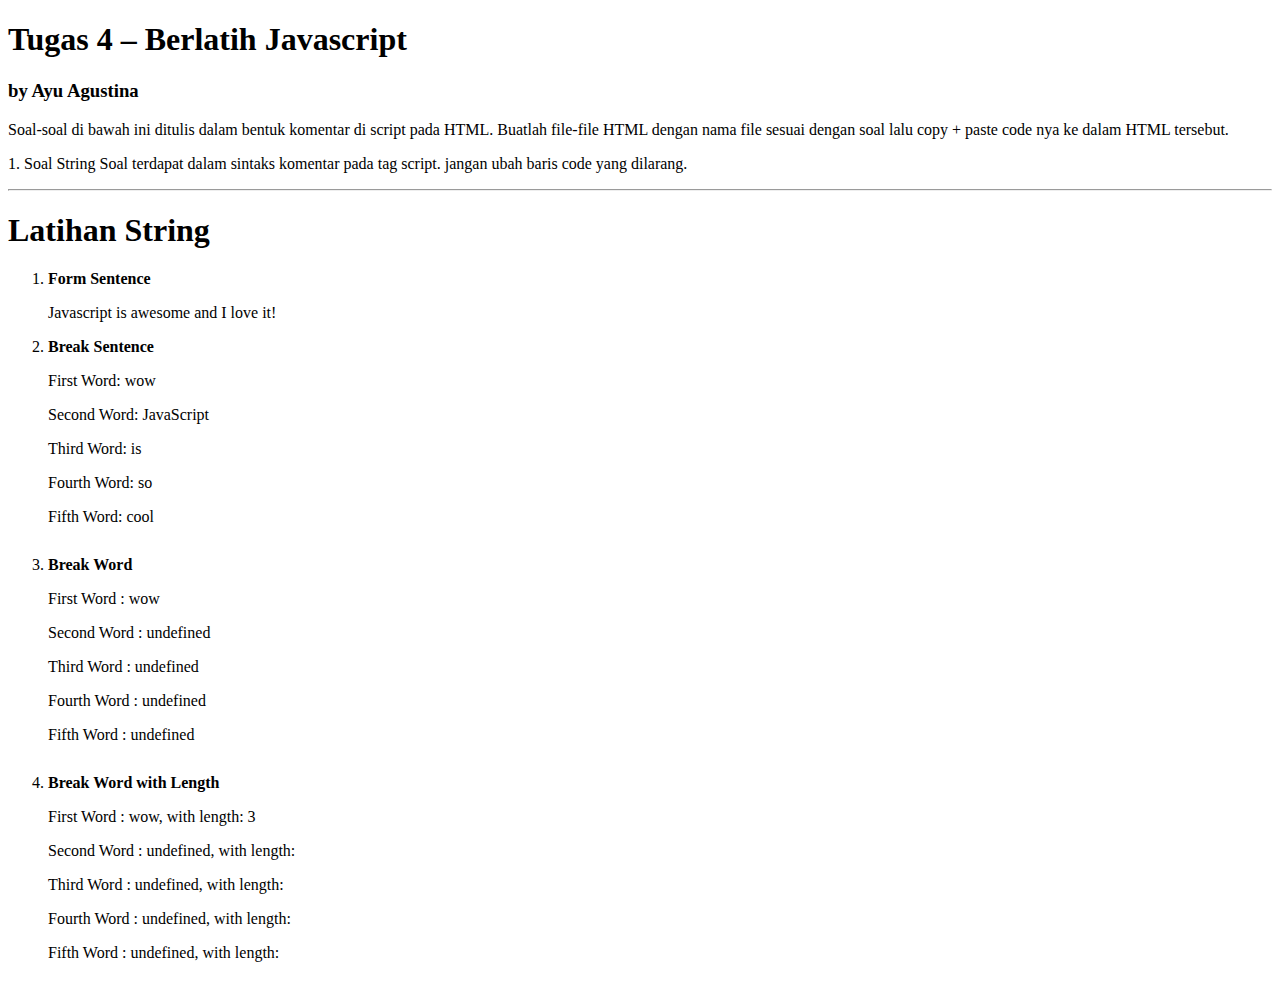
<file: tugas-h4/soal1-string.html>
<!DOCTYPE html>

<html lang="en">
  <head>
    <meta charset="UTF-8" />
    <meta name="viewport" content="width=device-width, initial-scale=1.0" />
    <meta http-equiv="X-UA-Compatible" content="ie=edge" />
    <title>String Exercises</title>
    <style>
      li {
        margin-bottom: 30px;
      }

      label {
        font-weight: bold;
      }
    </style>
  </head>
  <body>
    <h1>Tugas 4 – Berlatih Javascript</h1>
    <h3>by Ayu Agustina</h3>
    <p>
      Soal-soal di bawah ini ditulis dalam bentuk komentar di script pada HTML.
      Buatlah file-file HTML dengan nama file sesuai dengan soal lalu copy +
      paste code nya ke dalam HTML tersebut.‌
    </p>
    <p>
      1. Soal String Soal terdapat dalam sintaks komentar pada tag script.
      jangan ubah baris code yang dilarang.
    </p>
    <hr />
    <h1>Latihan String</h1>
    <ol>
      <li style="margin-bottom: 10px">
        <label for="formSentence"> Form Sentence</label>
        <p id="formSentence"></p>
      </li>
      <li>
        <label for="breakSentence">Break Sentence</label>
        <p id="firstWord"></p>
        <p id="secondWord"></p>
        <p id="thirdWord"></p>
        <p id="fourthWord"></p>
        <p id="fifthWord"></p>
      </li>
      <li id="breakWord">
        <label for="breakWord">Break Word</label>
        <p id="firstWord3"></p>
        <p id="secondWord3"></p>
        <p id="thirdWord3"></p>
        <p id="fourthWord3"></p>
        <p id="fifthWord3"></p>
      </li>
      <li id="breakWordWithLength">
        <label for="breakWordWithLength">Break Word with Length</label>
        <p id="firstWord4"></p>
        <p id="secondWord4"></p>
        <p id="thirdWord4"></p>
        <p id="fourthWord4"></p>
        <p id="fifthWord4"></p>
      </li>
    </ol>

    <script>
      // Soal No. 1 Menggabungkan string
      var word = "JavaScript";
      var second = "is";
      var third = "awesome";
      var fourth = "and";
      var fifth = "I";
      var sixth = "love";
      var seventh = "it!";

      // Buatlah agar kata-kata di atas menjadi kalimat dalam variabel string dengan nama sentence
      var sentence = "Javascript is awesome and I love it!"; //Edit variabel ini sehingga outputnya "Javascript is awesome and I love it!"

      // dari sini code jangan diganggu
      document.getElementById("formSentence").innerHTML = sentence;
      // sampai sini code jangan diganggu

      // Soal No. 2 Memecah string dengan mengakses karakter berdasarkan indexnya
      var kalimat = "wow JavaScript is so cool";
      var contohKataPertama = kalimat[0] + kalimat[1] + kalimat[2]; // ini contohnya

      var kataKedua =
        kalimat[4] +
        kalimat[5] +
        kalimat[6] +
        kalimat[7] +
        kalimat[8] +
        kalimat[9] +
        kalimat[10] +
        kalimat[11] +
        kalimat[12] +
        kalimat[13]; // = Tambahkan sendiri di sini!

      var kataKetiga = kalimat[15] + kalimat[16]; // = Tambahkan sendiri di sini!

      var kataKeempat = kalimat[18] + kalimat[19]; // = Tambahkan sendiri di sini!

      var kataKelima = kalimat[21] + kalimat[22] + kalimat[23] + kalimat[24]; // = Tambahkan sendiri di sini!

      // -- Dari sini code jangan diganggu!
      document.getElementById("firstWord").innerHTML =
        "First Word: " + contohKataPertama;
      document.getElementById("secondWord").innerHTML =
        "Second Word: " + kataKedua;
      document.getElementById("thirdWord").innerHTML =
        "Third Word: " + kataKetiga;
      document.getElementById("fourthWord").innerHTML =
        "Fourth Word: " + kataKeempat;
      document.getElementById("fifthWord").innerHTML =
        "Fifth Word: " + kataKelima;
      // -- sampai sini code jangan diganggu

      // Soal No. 3  Mengambil sebagian dari string dengan metode substring
      var kalimat3 = "wow JavaScript is so cool";
      var contohKataPertama3 = kalimat3.substring(0, 3);
      var kataKedua3; // = Tambahkan sendiri di sini!
      var kataKetiga3; // = Tambahkan sendiri di sini!
      var kataKeempat3; // = Tambahkan sendiri di sini!
      var kataKelima3; // = Tambahkan sendiri di sini!

      // -- Dari sini jangan diganggu!
      document.getElementById("firstWord3").innerHTML =
        "First Word : " + contohKataPertama3;
      document.getElementById("secondWord3").innerHTML =
        "Second Word : " + kataKedua3;
      document.getElementById("thirdWord3").innerHTML =
        "Third Word : " + kataKetiga3;
      document.getElementById("fourthWord3").innerHTML =
        "Fourth Word : " + kataKeempat3;
      document.getElementById("fifthWord3").innerHTML =
        "Fifth Word : " + kataKelima3;
      // -- sampai sini jangan diganggu

      // Soal No. 4
      var kalimat4 = "wow JavaScript is so cool";
      var contohKataPertama4 = kalimat4.substr(0, 3);
      var kataKedua4; // = Tambahkan sendiri di sini!
      var kataKetiga4; // = Tambahkan sendiri di sini!
      var kataKeempat4; // = Tambahkan sendiri di sini!
      var kataKelima4; // = Tambahkan sendiri di sini!

      var panjangKataPertama4 = contohKataPertama4.length; // output nya panjang string "wow" adalah 3
      // Buat variabel baru di sini untuk mendapatkan panjang dari kata selanjutnya : panjangKataKedua4, panjangKataKetiga4,
      // panjangKataKeempat4, panjangKataKelima4

      document.getElementById("firstWord4").innerHTML =
        "First Word : " +
        contohKataPertama4 +
        ", with length: " +
        panjangKataPertama4;
      document.getElementById("secondWord4").innerHTML =
        "Second Word : " + kataKedua4 + ", with length: "; // lengkapi sesuai dengan variabel yang kamu buat
      document.getElementById("thirdWord4").innerHTML =
        "Third Word : " + kataKetiga4 + ", with length: "; // lengkapi sesuai dengan variabel yang kamu buat
      document.getElementById("fourthWord4").innerHTML =
        "Fourth Word : " + kataKeempat4 + ", with length: "; // lengkapi sesuai dengan variabel yang kamu buat
      document.getElementById("fifthWord4").innerHTML =
        "Fifth Word : " + kataKelima4 + ", with length: "; // lengkapi sesuai dengan variabel yang kamu buat
    </script>
  </body>
</html>
</file>
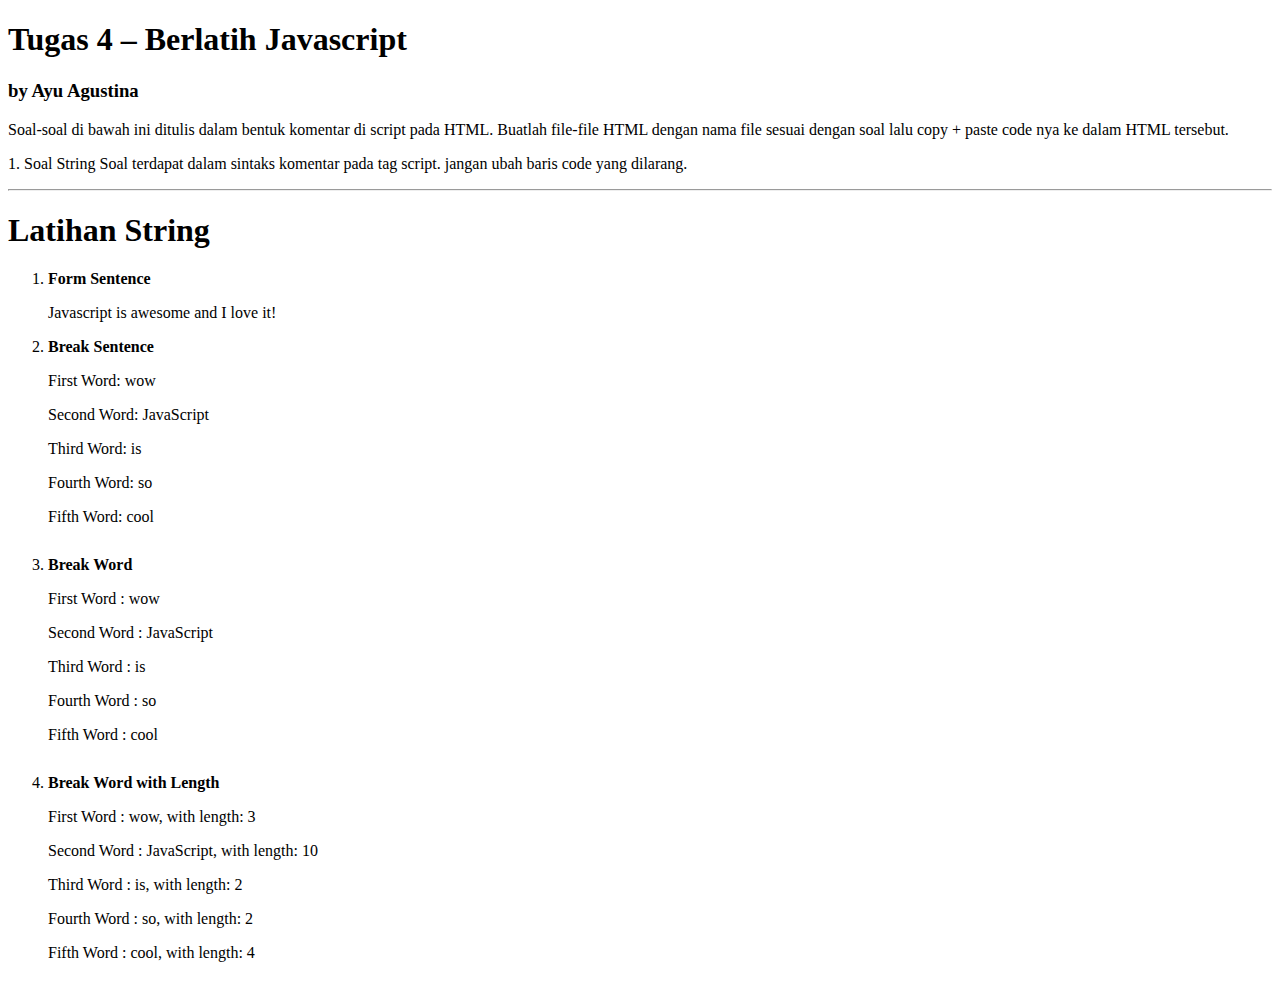
<file: tugas-h4/string.html>
<!DOCTYPE html>

<html lang="en">
  <head>
    <meta charset="UTF-8" />
    <meta name="viewport" content="width=device-width, initial-scale=1.0" />
    <meta http-equiv="X-UA-Compatible" content="ie=edge" />
    <title>String Exercises</title>
    <style>
      li {
        margin-bottom: 30px;
      }

      label {
        font-weight: bold;
      }
    </style>
  </head>
  <body>
    <h1>Tugas 4 – Berlatih Javascript</h1>
    <h3>by Ayu Agustina</h3>
    <p>
      Soal-soal di bawah ini ditulis dalam bentuk komentar di script pada HTML.
      Buatlah file-file HTML dengan nama file sesuai dengan soal lalu copy +
      paste code nya ke dalam HTML tersebut.‌
    </p>
    <p>
      1. Soal String Soal terdapat dalam sintaks komentar pada tag script.
      jangan ubah baris code yang dilarang.
    </p>
    <hr />
    <h1>Latihan String</h1>
    <ol>
      <li style="margin-bottom: 10px">
        <label for="formSentence"> Form Sentence</label>
        <p id="formSentence"></p>
      </li>
      <li>
        <label for="breakSentence">Break Sentence</label>
        <p id="firstWord"></p>
        <p id="secondWord"></p>
        <p id="thirdWord"></p>
        <p id="fourthWord"></p>
        <p id="fifthWord"></p>
      </li>
      <li id="breakWord">
        <label for="breakWord">Break Word</label>
        <p id="firstWord3"></p>
        <p id="secondWord3"></p>
        <p id="thirdWord3"></p>
        <p id="fourthWord3"></p>
        <p id="fifthWord3"></p>
      </li>
      <li id="breakWordWithLength">
        <label for="breakWordWithLength">Break Word with Length</label>
        <p id="firstWord4"></p>
        <p id="secondWord4"></p>
        <p id="thirdWord4"></p>
        <p id="fourthWord4"></p>
        <p id="fifthWord4"></p>
      </li>
    </ol>

    <script>
      // Soal No. 1 Menggabungkan string
      var word = "JavaScript";
      var second = "is";
      var third = "awesome";
      var fourth = "and";
      var fifth = "I";
      var sixth = "love";
      var seventh = "it!";

      // Buatlah agar kata-kata di atas menjadi kalimat dalam variabel string dengan nama sentence
      var sentence = "Javascript is awesome and I love it!"; //Edit variabel ini sehingga outputnya "Javascript is awesome and I love it!"

      // dari sini code jangan diganggu
      document.getElementById("formSentence").innerHTML = sentence;
      // sampai sini code jangan diganggu

      // Soal No. 2 Memecah string dengan mengakses karakter berdasarkan indexnya
      var kalimat = "wow JavaScript is so cool";
      var contohKataPertama = kalimat[0] + kalimat[1] + kalimat[2]; // ini contohnya

      var kataKedua =
        kalimat[4] +
        kalimat[5] +
        kalimat[6] +
        kalimat[7] +
        kalimat[8] +
        kalimat[9] +
        kalimat[10] +
        kalimat[11] +
        kalimat[12] +
        kalimat[13]; // = Tambahkan sendiri di sini!

      var kataKetiga = kalimat[15] + kalimat[16]; // = Tambahkan sendiri di sini!

      var kataKeempat = kalimat[18] + kalimat[19]; // = Tambahkan sendiri di sini!

      var kataKelima = kalimat[21] + kalimat[22] + kalimat[23] + kalimat[24]; // = Tambahkan sendiri di sini!

      // -- Dari sini code jangan diganggu!
      document.getElementById("firstWord").innerHTML =
        "First Word: " + contohKataPertama;
      document.getElementById("secondWord").innerHTML =
        "Second Word: " + kataKedua;
      document.getElementById("thirdWord").innerHTML =
        "Third Word: " + kataKetiga;
      document.getElementById("fourthWord").innerHTML =
        "Fourth Word: " + kataKeempat;
      document.getElementById("fifthWord").innerHTML =
        "Fifth Word: " + kataKelima;
      // -- sampai sini code jangan diganggu

      // Soal No. 3  Mengambil sebagian dari string dengan metode substring
      var kalimat3 = "wow JavaScript is so cool";
      var contohKataPertama3 = kalimat3.substring(0, 3);
      var kataKedua3 = kalimat3.substring(4, 14); // = Tambahkan sendiri di sini!
      var kataKetiga3 = kalimat3.substring(15, 17); // = Tambahkan sendiri di sini!
      var kataKeempat3 = kalimat3.substring(18, 20); // = Tambahkan sendiri di sini!
      var kataKelima3 = kalimat3.substring(21, 25); // = Tambahkan sendiri di sini!

      // -- Dari sini jangan diganggu!
      document.getElementById("firstWord3").innerHTML =
        "First Word : " + contohKataPertama3;
      document.getElementById("secondWord3").innerHTML =
        "Second Word : " + kataKedua3;
      document.getElementById("thirdWord3").innerHTML =
        "Third Word : " + kataKetiga3;
      document.getElementById("fourthWord3").innerHTML =
        "Fourth Word : " + kataKeempat3;
      document.getElementById("fifthWord3").innerHTML =
        "Fifth Word : " + kataKelima3;
      // -- sampai sini jangan diganggu

      // Soal No. 4
      var kalimat4 = "wow JavaScript is so cool";
      var contohKataPertama4 = kalimat4.substr(0, 3);
      var kataKedua4 = kalimat4.substr(4, 10); // = Tambahkan sendiri di sini!
      var kataKetiga4 = kalimat4.substr(15, 2); // = Tambahkan sendiri di sini!
      var kataKeempat4 = kalimat4.substr(18, 2); // = Tambahkan sendiri di sini!
      // var kataKelima4 = kalimat4.substr(21, 4); // = Tambahkan sendiri di sini!
      var kataKelima4 = kalimat4.substr(21);

      var panjangKataPertama4 = contohKataPertama4.length; // output nya panjang string "wow" adalah 3
      // Buat variabel baru di sini untuk mendapatkan panjang dari kata selanjutnya :
      var panjangKataKedua4 = kataKedua4.length;
      var panjangKataKetiga4 = kataKetiga4.length;
      var panjangKataKeempat4 = kataKeempat4.length;
      var panjangKataKelima4 = kataKelima4.length;

      document.getElementById("firstWord4").innerHTML =
        "First Word : " +
        contohKataPertama4 +
        ", with length: " +
        panjangKataPertama4;
      document.getElementById("secondWord4").innerHTML =
        "Second Word : " + kataKedua4 + ", with length: " + panjangKataKedua4; // lengkapi sesuai dengan variabel yang kamu buat
      document.getElementById("thirdWord4").innerHTML =
        "Third Word : " + kataKetiga4 + ", with length: " + panjangKataKetiga4; // lengkapi sesuai dengan variabel yang kamu buat
      document.getElementById("fourthWord4").innerHTML =
        "Fourth Word : " +
        kataKeempat4 +
        ", with length: " +
        panjangKataKeempat4; // lengkapi sesuai dengan variabel yang kamu buat
      document.getElementById("fifthWord4").innerHTML =
        "Fifth Word : " + kataKelima4 + ", with length: " + panjangKataKelima4; // lengkapi sesuai dengan variabel yang kamu buat
    </script>
  </body>
</html>
</file>
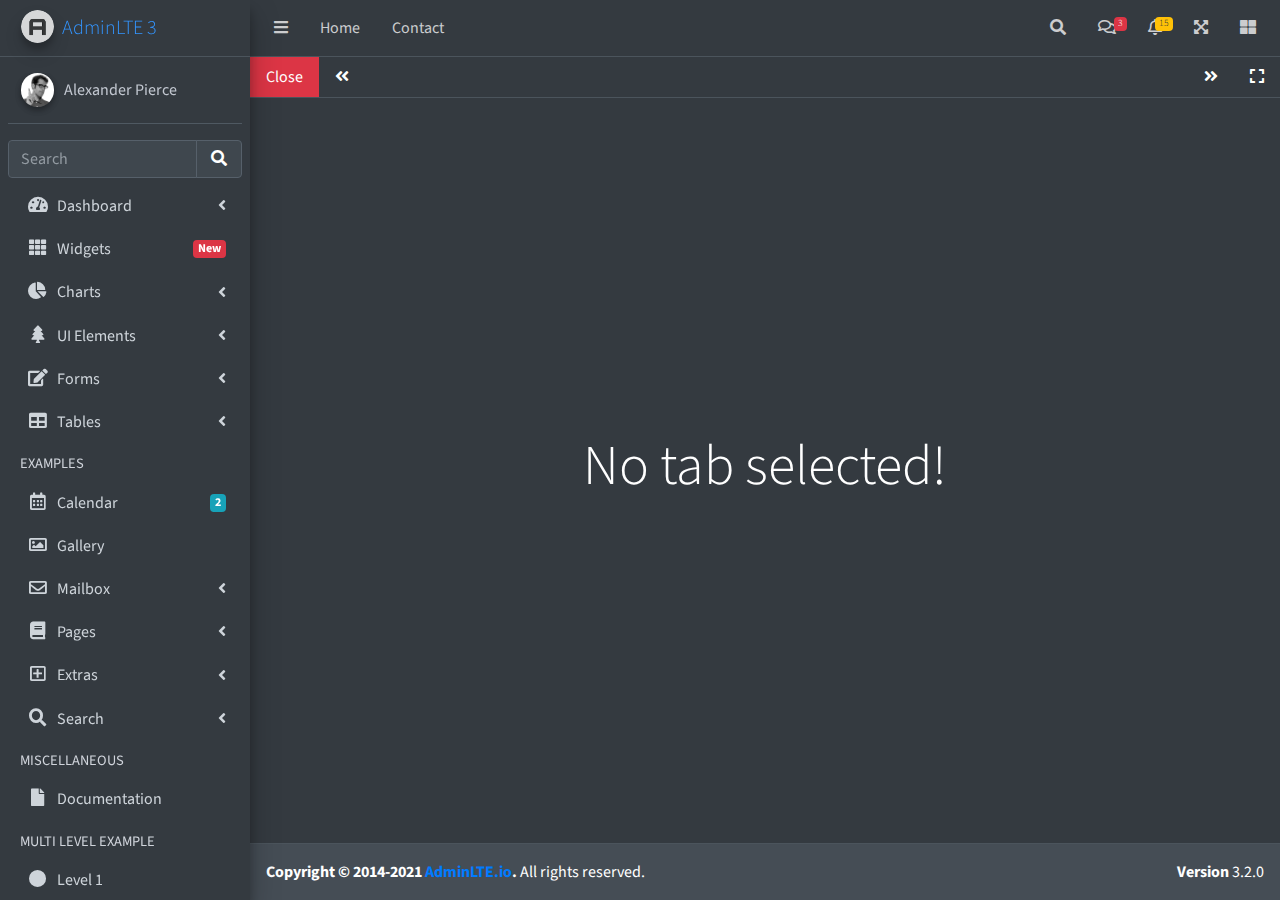
<file: Tugas-12/public/template/iframe-dark.html>
<!DOCTYPE html>
<html lang="en">
<head>
  <meta charset="utf-8">
  <meta name="viewport" content="width=device-width, initial-scale=1">
  <title>AdminLTE 3 | Tabbed IFrames</title>

  <!-- Google Font: Source Sans Pro -->
  <link rel="stylesheet" href="https://fonts.googleapis.com/css?family=Source+Sans+Pro:300,400,400i,700&display=fallback">
  <!-- Font Awesome -->
  <link rel="stylesheet" href="plugins/fontawesome-free/css/all.min.css">
  <!-- Theme style -->
  <link rel="stylesheet" href="dist/css/adminlte.min.css">
  <!-- overlayScrollbars -->
  <link rel="stylesheet" href="plugins/overlayScrollbars/css/OverlayScrollbars.min.css">
</head>
<body class="hold-transition sidebar-mini layout-fixed dark-mode" data-panel-auto-height-mode="height">
<div class="wrapper">

  <!-- Navbar -->
  <nav class="main-header navbar navbar-expand navbar-dark">
    <!-- Left navbar links -->
    <ul class="navbar-nav">
      <li class="nav-item">
        <a class="nav-link" data-widget="pushmenu" href="#" role="button"><i class="fas fa-bars"></i></a>
      </li>
      <li class="nav-item d-none d-sm-inline-block">
        <a href="index3.html" class="nav-link">Home</a>
      </li>
      <li class="nav-item d-none d-sm-inline-block">
        <a href="#" class="nav-link">Contact</a>
      </li>
    </ul>

    <!-- Right navbar links -->
    <ul class="navbar-nav ml-auto">
      <!-- Navbar Search -->
      <li class="nav-item">
        <a class="nav-link" data-widget="navbar-search" href="#" role="button">
          <i class="fas fa-search"></i>
        </a>
        <div class="navbar-search-block">
          <form class="form-inline">
            <div class="input-group input-group-sm">
              <input class="form-control form-control-navbar" type="search" placeholder="Search" aria-label="Search">
              <div class="input-group-append">
                <button class="btn btn-navbar" type="submit">
                  <i class="fas fa-search"></i>
                </button>
                <button class="btn btn-navbar" type="button" data-widget="navbar-search">
                  <i class="fas fa-times"></i>
                </button>
              </div>
            </div>
          </form>
        </div>
      </li>

      <!-- Messages Dropdown Menu -->
      <li class="nav-item dropdown">
        <a class="nav-link" data-toggle="dropdown" href="#">
          <i class="far fa-comments"></i>
          <span class="badge badge-danger navbar-badge">3</span>
        </a>
        <div class="dropdown-menu dropdown-menu-lg dropdown-menu-right">
          <a href="#" class="dropdown-item">
            <!-- Message Start -->
            <div class="media">
              <img src="dist/img/user1-128x128.jpg" alt="User Avatar" class="img-size-50 mr-3 img-circle">
              <div class="media-body">
                <h3 class="dropdown-item-title">
                  Brad Diesel
                  <span class="float-right text-sm text-danger"><i class="fas fa-star"></i></span>
                </h3>
                <p class="text-sm">Call me whenever you can...</p>
                <p class="text-sm text-muted"><i class="far fa-clock mr-1"></i> 4 Hours Ago</p>
              </div>
            </div>
            <!-- Message End -->
          </a>
          <div class="dropdown-divider"></div>
          <a href="#" class="dropdown-item">
            <!-- Message Start -->
            <div class="media">
              <img src="dist/img/user8-128x128.jpg" alt="User Avatar" class="img-size-50 img-circle mr-3">
              <div class="media-body">
                <h3 class="dropdown-item-title">
                  John Pierce
                  <span class="float-right text-sm text-muted"><i class="fas fa-star"></i></span>
                </h3>
                <p class="text-sm">I got your message bro</p>
                <p class="text-sm text-muted"><i class="far fa-clock mr-1"></i> 4 Hours Ago</p>
              </div>
            </div>
            <!-- Message End -->
          </a>
          <div class="dropdown-divider"></div>
          <a href="#" class="dropdown-item">
            <!-- Message Start -->
            <div class="media">
              <img src="dist/img/user3-128x128.jpg" alt="User Avatar" class="img-size-50 img-circle mr-3">
              <div class="media-body">
                <h3 class="dropdown-item-title">
                  Nora Silvester
                  <span class="float-right text-sm text-warning"><i class="fas fa-star"></i></span>
                </h3>
                <p class="text-sm">The subject goes here</p>
                <p class="text-sm text-muted"><i class="far fa-clock mr-1"></i> 4 Hours Ago</p>
              </div>
            </div>
            <!-- Message End -->
          </a>
          <div class="dropdown-divider"></div>
          <a href="#" class="dropdown-item dropdown-footer">See All Messages</a>
        </div>
      </li>
      <!-- Notifications Dropdown Menu -->
      <li class="nav-item dropdown">
        <a class="nav-link" data-toggle="dropdown" href="#">
          <i class="far fa-bell"></i>
          <span class="badge badge-warning navbar-badge">15</span>
        </a>
        <div class="dropdown-menu dropdown-menu-lg dropdown-menu-right">
          <span class="dropdown-item dropdown-header">15 Notifications</span>
          <div class="dropdown-divider"></div>
          <a href="#" class="dropdown-item">
            <i class="fas fa-envelope mr-2"></i> 4 new messages
            <span class="float-right text-muted text-sm">3 mins</span>
          </a>
          <div class="dropdown-divider"></div>
          <a href="#" class="dropdown-item">
            <i class="fas fa-users mr-2"></i> 8 friend requests
            <span class="float-right text-muted text-sm">12 hours</span>
          </a>
          <div class="dropdown-divider"></div>
          <a href="#" class="dropdown-item">
            <i class="fas fa-file mr-2"></i> 3 new reports
            <span class="float-right text-muted text-sm">2 days</span>
          </a>
          <div class="dropdown-divider"></div>
          <a href="#" class="dropdown-item dropdown-footer">See All Notifications</a>
        </div>
      </li>
      <li class="nav-item">
        <a class="nav-link" data-widget="fullscreen" href="#" role="button">
          <i class="fas fa-expand-arrows-alt"></i>
        </a>
      </li>
      <li class="nav-item">
        <a class="nav-link" data-widget="control-sidebar" data-slide="true" href="#" role="button">
          <i class="fas fa-th-large"></i>
        </a>
      </li>
    </ul>
  </nav>
  <!-- /.navbar -->

  <!-- Main Sidebar Container -->
  <aside class="main-sidebar sidebar-dark-primary elevation-4">
    <!-- Brand Logo -->
    <a href="index3.html" class="brand-link">
      <img src="dist/img/AdminLTELogo.png" alt="AdminLTE Logo" class="brand-image img-circle elevation-3" style="opacity: .8">
      <span class="brand-text font-weight-light">AdminLTE 3</span>
    </a>

    <!-- Sidebar -->
    <div class="sidebar">
      <!-- Sidebar user panel (optional) -->
      <div class="user-panel mt-3 pb-3 mb-3 d-flex">
        <div class="image">
          <img src="dist/img/user2-160x160.jpg" class="img-circle elevation-2" alt="User Image">
        </div>
        <div class="info">
          <a href="#" class="d-block">Alexander Pierce</a>
        </div>
      </div>

      <!-- SidebarSearch Form -->
      <div class="form-inline">
        <div class="input-group" data-widget="sidebar-search">
          <input class="form-control form-control-sidebar" type="search" placeholder="Search" aria-label="Search">
          <div class="input-group-append">
            <button class="btn btn-sidebar">
              <i class="fas fa-search fa-fw"></i>
            </button>
          </div>
        </div>
      </div>

      <!-- Sidebar Menu -->
      <nav class="mt-2">
        <ul class="nav nav-pills nav-sidebar flex-column" data-widget="treeview" role="menu" data-accordion="false">
          <!-- Add icons to the links using the .nav-icon class
               with font-awesome or any other icon font library -->
          <li class="nav-item">
            <a href="#" class="nav-link">
              <i class="nav-icon fas fa-tachometer-alt"></i>
              <p>
                Dashboard
                <i class="right fas fa-angle-left"></i>
              </p>
            </a>
            <ul class="nav nav-treeview">
              <li class="nav-item">
                <a href="./index.html" class="nav-link">
                  <i class="far fa-circle nav-icon"></i>
                  <p>Dashboard v1</p>
                </a>
              </li>
              <li class="nav-item">
                <a href="./index2.html" class="nav-link">
                  <i class="far fa-circle nav-icon"></i>
                  <p>Dashboard v2</p>
                </a>
              </li>
              <li class="nav-item">
                <a href="./index3.html" class="nav-link">
                  <i class="far fa-circle nav-icon"></i>
                  <p>Dashboard v3</p>
                </a>
              </li>
            </ul>
          </li>
          <li class="nav-item">
            <a href="pages/widgets.html" class="nav-link">
              <i class="nav-icon fas fa-th"></i>
              <p>
                Widgets
                <span class="right badge badge-danger">New</span>
              </p>
            </a>
          </li>
          <li class="nav-item">
            <a href="#" class="nav-link">
              <i class="nav-icon fas fa-chart-pie"></i>
              <p>
                Charts
                <i class="right fas fa-angle-left"></i>
              </p>
            </a>
            <ul class="nav nav-treeview">
              <li class="nav-item">
                <a href="pages/charts/chartjs.html" class="nav-link">
                  <i class="far fa-circle nav-icon"></i>
                  <p>ChartJS</p>
                </a>
              </li>
              <li class="nav-item">
                <a href="pages/charts/flot.html" class="nav-link">
                  <i class="far fa-circle nav-icon"></i>
                  <p>Flot</p>
                </a>
              </li>
              <li class="nav-item">
                <a href="pages/charts/inline.html" class="nav-link">
                  <i class="far fa-circle nav-icon"></i>
                  <p>Inline</p>
                </a>
              </li>
            </ul>
          </li>
          <li class="nav-item">
            <a href="#" class="nav-link">
              <i class="nav-icon fas fa-tree"></i>
              <p>
                UI Elements
                <i class="fas fa-angle-left right"></i>
              </p>
            </a>
            <ul class="nav nav-treeview">
              <li class="nav-item">
                <a href="pages/UI/general.html" class="nav-link">
                  <i class="far fa-circle nav-icon"></i>
                  <p>General</p>
                </a>
              </li>
              <li class="nav-item">
                <a href="pages/UI/icons.html" class="nav-link">
                  <i class="far fa-circle nav-icon"></i>
                  <p>Icons</p>
                </a>
              </li>
              <li class="nav-item">
                <a href="pages/UI/buttons.html" class="nav-link">
                  <i class="far fa-circle nav-icon"></i>
                  <p>Buttons</p>
                </a>
              </li>
              <li class="nav-item">
                <a href="pages/UI/sliders.html" class="nav-link">
                  <i class="far fa-circle nav-icon"></i>
                  <p>Sliders</p>
                </a>
              </li>
              <li class="nav-item">
                <a href="pages/UI/modals.html" class="nav-link">
                  <i class="far fa-circle nav-icon"></i>
                  <p>Modals & Alerts</p>
                </a>
              </li>
              <li class="nav-item">
                <a href="pages/UI/navbar.html" class="nav-link">
                  <i class="far fa-circle nav-icon"></i>
                  <p>Navbar & Tabs</p>
                </a>
              </li>
              <li class="nav-item">
                <a href="pages/UI/timeline.html" class="nav-link">
                  <i class="far fa-circle nav-icon"></i>
                  <p>Timeline</p>
                </a>
              </li>
              <li class="nav-item">
                <a href="pages/UI/ribbons.html" class="nav-link">
                  <i class="far fa-circle nav-icon"></i>
                  <p>Ribbons</p>
                </a>
              </li>
            </ul>
          </li>
          <li class="nav-item">
            <a href="#" class="nav-link">
              <i class="nav-icon fas fa-edit"></i>
              <p>
                Forms
                <i class="fas fa-angle-left right"></i>
              </p>
            </a>
            <ul class="nav nav-treeview">
              <li class="nav-item">
                <a href="pages/forms/general.html" class="nav-link">
                  <i class="far fa-circle nav-icon"></i>
                  <p>General Elements</p>
                </a>
              </li>
              <li class="nav-item">
                <a href="pages/forms/advanced.html" class="nav-link">
                  <i class="far fa-circle nav-icon"></i>
                  <p>Advanced Elements</p>
                </a>
              </li>
              <li class="nav-item">
                <a href="pages/forms/editors.html" class="nav-link">
                  <i class="far fa-circle nav-icon"></i>
                  <p>Editors</p>
                </a>
              </li>
              <li class="nav-item">
                <a href="pages/forms/validation.html" class="nav-link">
                  <i class="far fa-circle nav-icon"></i>
                  <p>Validation</p>
                </a>
              </li>
            </ul>
          </li>
          <li class="nav-item">
            <a href="#" class="nav-link">
              <i class="nav-icon fas fa-table"></i>
              <p>
                Tables
                <i class="fas fa-angle-left right"></i>
              </p>
            </a>
            <ul class="nav nav-treeview">
              <li class="nav-item">
                <a href="pages/tables/simple.html" class="nav-link">
                  <i class="far fa-circle nav-icon"></i>
                  <p>Simple Tables</p>
                </a>
              </li>
              <li class="nav-item">
                <a href="pages/tables/data.html" class="nav-link">
                  <i class="far fa-circle nav-icon"></i>
                  <p>DataTables</p>
                </a>
              </li>
              <li class="nav-item">
                <a href="pages/tables/jsgrid.html" class="nav-link">
                  <i class="far fa-circle nav-icon"></i>
                  <p>jsGrid</p>
                </a>
              </li>
            </ul>
          </li>
          <li class="nav-header">EXAMPLES</li>
          <li class="nav-item">
            <a href="pages/calendar.html" class="nav-link">
              <i class="nav-icon far fa-calendar-alt"></i>
              <p>
                Calendar
                <span class="badge badge-info right">2</span>
              </p>
            </a>
          </li>
          <li class="nav-item">
            <a href="pages/gallery.html" class="nav-link">
              <i class="nav-icon far fa-image"></i>
              <p>
                Gallery
              </p>
            </a>
          </li>
          <li class="nav-item">
            <a href="#" class="nav-link">
              <i class="nav-icon far fa-envelope"></i>
              <p>
                Mailbox
                <i class="fas fa-angle-left right"></i>
              </p>
            </a>
            <ul class="nav nav-treeview">
              <li class="nav-item">
                <a href="pages/mailbox/mailbox.html" class="nav-link">
                  <i class="far fa-circle nav-icon"></i>
                  <p>Inbox</p>
                </a>
              </li>
              <li class="nav-item">
                <a href="pages/mailbox/compose.html" class="nav-link">
                  <i class="far fa-circle nav-icon"></i>
                  <p>Compose</p>
                </a>
              </li>
              <li class="nav-item">
                <a href="pages/mailbox/read-mail.html" class="nav-link">
                  <i class="far fa-circle nav-icon"></i>
                  <p>Read</p>
                </a>
              </li>
            </ul>
          </li>
          <li class="nav-item">
            <a href="#" class="nav-link">
              <i class="nav-icon fas fa-book"></i>
              <p>
                Pages
                <i class="fas fa-angle-left right"></i>
              </p>
            </a>
            <ul class="nav nav-treeview">
              <li class="nav-item">
                <a href="pages/examples/invoice.html" class="nav-link">
                  <i class="far fa-circle nav-icon"></i>
                  <p>Invoice</p>
                </a>
              </li>
              <li class="nav-item">
                <a href="pages/examples/profile.html" class="nav-link">
                  <i class="far fa-circle nav-icon"></i>
                  <p>Profile</p>
                </a>
              </li>
              <li class="nav-item">
                <a href="pages/examples/e-commerce.html" class="nav-link">
                  <i class="far fa-circle nav-icon"></i>
                  <p>E-commerce</p>
                </a>
              </li>
              <li class="nav-item">
                <a href="pages/examples/projects.html" class="nav-link">
                  <i class="far fa-circle nav-icon"></i>
                  <p>Projects</p>
                </a>
              </li>
              <li class="nav-item">
                <a href="pages/examples/project-add.html" class="nav-link">
                  <i class="far fa-circle nav-icon"></i>
                  <p>Project Add</p>
                </a>
              </li>
              <li class="nav-item">
                <a href="pages/examples/project-edit.html" class="nav-link">
                  <i class="far fa-circle nav-icon"></i>
                  <p>Project Edit</p>
                </a>
              </li>
              <li class="nav-item">
                <a href="pages/examples/project-detail.html" class="nav-link">
                  <i class="far fa-circle nav-icon"></i>
                  <p>Project Detail</p>
                </a>
              </li>
              <li class="nav-item">
                <a href="pages/examples/contacts.html" class="nav-link">
                  <i class="far fa-circle nav-icon"></i>
                  <p>Contacts</p>
                </a>
              </li>
              <li class="nav-item">
                <a href="pages/examples/faq.html" class="nav-link">
                  <i class="far fa-circle nav-icon"></i>
                  <p>FAQ</p>
                </a>
              </li>
              <li class="nav-item">
                <a href="pages/examples/contact-us.html" class="nav-link">
                  <i class="far fa-circle nav-icon"></i>
                  <p>Contact us</p>
                </a>
              </li>
            </ul>
          </li>
          <li class="nav-item">
            <a href="#" class="nav-link">
              <i class="nav-icon far fa-plus-square"></i>
              <p>
                Extras
                <i class="fas fa-angle-left right"></i>
              </p>
            </a>
            <ul class="nav nav-treeview">
              <li class="nav-item">
                <a href="#" class="nav-link">
                  <i class="far fa-circle nav-icon"></i>
                  <p>
                    Login & Register v1
                    <i class="fas fa-angle-left right"></i>
                  </p>
                </a>
                <ul class="nav nav-treeview">
                  <li class="nav-item">
                    <a href="pages/examples/login.html" class="nav-link">
                      <i class="far fa-circle nav-icon"></i>
                      <p>Login v1</p>
                    </a>
                  </li>
                  <li class="nav-item">
                    <a href="pages/examples/register.html" class="nav-link">
                      <i class="far fa-circle nav-icon"></i>
                      <p>Register v1</p>
                    </a>
                  </li>
                  <li class="nav-item">
                    <a href="pages/examples/forgot-password.html" class="nav-link">
                      <i class="far fa-circle nav-icon"></i>
                      <p>Forgot Password v1</p>
                    </a>
                  </li>
                  <li class="nav-item">
                    <a href="pages/examples/recover-password.html" class="nav-link">
                      <i class="far fa-circle nav-icon"></i>
                      <p>Recover Password v1</p>
                    </a>
                  </li>
                </ul>
              </li>
              <li class="nav-item">
                <a href="#" class="nav-link">
                  <i class="far fa-circle nav-icon"></i>
                  <p>
                    Login & Register v2
                    <i class="fas fa-angle-left right"></i>
                  </p>
                </a>
                <ul class="nav nav-treeview">
                  <li class="nav-item">
                    <a href="pages/examples/login-v2.html" class="nav-link">
                      <i class="far fa-circle nav-icon"></i>
                      <p>Login v2</p>
                    </a>
                  </li>
                  <li class="nav-item">
                    <a href="pages/examples/register-v2.html" class="nav-link">
                      <i class="far fa-circle nav-icon"></i>
                      <p>Register v2</p>
                    </a>
                  </li>
                  <li class="nav-item">
                    <a href="pages/examples/forgot-password-v2.html" class="nav-link">
                      <i class="far fa-circle nav-icon"></i>
                      <p>Forgot Password v2</p>
                    </a>
                  </li>
                  <li class="nav-item">
                    <a href="pages/examples/recover-password-v2.html" class="nav-link">
                      <i class="far fa-circle nav-icon"></i>
                      <p>Recover Password v2</p>
                    </a>
                  </li>
                </ul>
              </li>
              <li class="nav-item">
                <a href="pages/examples/lockscreen.html" class="nav-link">
                  <i class="far fa-circle nav-icon"></i>
                  <p>Lockscreen</p>
                </a>
              </li>
              <li class="nav-item">
                <a href="pages/examples/legacy-user-menu.html" class="nav-link">
                  <i class="far fa-circle nav-icon"></i>
                  <p>Legacy User Menu</p>
                </a>
              </li>
              <li class="nav-item">
                <a href="pages/examples/language-menu.html" class="nav-link">
                  <i class="far fa-circle nav-icon"></i>
                  <p>Language Menu</p>
                </a>
              </li>
              <li class="nav-item">
                <a href="pages/examples/404.html" class="nav-link">
                  <i class="far fa-circle nav-icon"></i>
                  <p>Error 404</p>
                </a>
              </li>
              <li class="nav-item">
                <a href="pages/examples/500.html" class="nav-link">
                  <i class="far fa-circle nav-icon"></i>
                  <p>Error 500</p>
                </a>
              </li>
              <li class="nav-item">
                <a href="pages/examples/pace.html" class="nav-link">
                  <i class="far fa-circle nav-icon"></i>
                  <p>Pace</p>
                </a>
              </li>
              <li class="nav-item">
                <a href="pages/examples/blank.html" class="nav-link">
                  <i class="far fa-circle nav-icon"></i>
                  <p>Blank Page</p>
                </a>
              </li>
              <li class="nav-item">
                <a href="starter.html" class="nav-link">
                  <i class="far fa-circle nav-icon"></i>
                  <p>Starter Page</p>
                </a>
              </li>
            </ul>
          </li>
          <li class="nav-item">
            <a href="#" class="nav-link">
              <i class="nav-icon fas fa-search"></i>
              <p>
                Search
                <i class="fas fa-angle-left right"></i>
              </p>
            </a>
            <ul class="nav nav-treeview">
              <li class="nav-item">
                <a href="pages/search/simple.html" class="nav-link">
                  <i class="far fa-circle nav-icon"></i>
                  <p>Simple Search</p>
                </a>
              </li>
              <li class="nav-item">
                <a href="pages/search/enhanced.html" class="nav-link">
                  <i class="far fa-circle nav-icon"></i>
                  <p>Enhanced</p>
                </a>
              </li>
            </ul>
          </li>
          <li class="nav-header">MISCELLANEOUS</li>
          <li class="nav-item">
            <a href="https://adminlte.io/docs/3.1/" class="nav-link">
              <i class="nav-icon fas fa-file"></i>
              <p>Documentation</p>
            </a>
          </li>
          <li class="nav-header">MULTI LEVEL EXAMPLE</li>
          <li class="nav-item">
            <a href="#" class="nav-link">
              <i class="fas fa-circle nav-icon"></i>
              <p>Level 1</p>
            </a>
          </li>
          <li class="nav-item">
            <a href="#" class="nav-link">
              <i class="nav-icon fas fa-circle"></i>
              <p>
                Level 1
                <i class="right fas fa-angle-left"></i>
              </p>
            </a>
            <ul class="nav nav-treeview">
              <li class="nav-item">
                <a href="#" class="nav-link">
                  <i class="far fa-circle nav-icon"></i>
                  <p>Level 2</p>
                </a>
              </li>
              <li class="nav-item">
                <a href="#" class="nav-link">
                  <i class="far fa-circle nav-icon"></i>
                  <p>
                    Level 2
                    <i class="right fas fa-angle-left"></i>
                  </p>
                </a>
                <ul class="nav nav-treeview">
                  <li class="nav-item">
                    <a href="#" class="nav-link">
                      <i class="far fa-dot-circle nav-icon"></i>
                      <p>Level 3</p>
                    </a>
                  </li>
                  <li class="nav-item">
                    <a href="#" class="nav-link">
                      <i class="far fa-dot-circle nav-icon"></i>
                      <p>Level 3</p>
                    </a>
                  </li>
                  <li class="nav-item">
                    <a href="#" class="nav-link">
                      <i class="far fa-dot-circle nav-icon"></i>
                      <p>Level 3</p>
                    </a>
                  </li>
                </ul>
              </li>
              <li class="nav-item">
                <a href="#" class="nav-link">
                  <i class="far fa-circle nav-icon"></i>
                  <p>Level 2</p>
                </a>
              </li>
            </ul>
          </li>
          <li class="nav-item">
            <a href="#" class="nav-link">
              <i class="fas fa-circle nav-icon"></i>
              <p>Level 1</p>
            </a>
          </li>
          <li class="nav-header">LABELS</li>
          <li class="nav-item">
            <a href="#" class="nav-link">
              <i class="nav-icon far fa-circle text-danger"></i>
              <p class="text">Important</p>
            </a>
          </li>
          <li class="nav-item">
            <a href="#" class="nav-link">
              <i class="nav-icon far fa-circle text-warning"></i>
              <p>Warning</p>
            </a>
          </li>
          <li class="nav-item">
            <a href="#" class="nav-link">
              <i class="nav-icon far fa-circle text-info"></i>
              <p>Informational</p>
            </a>
          </li>
        </ul>
      </nav>
      <!-- /.sidebar-menu -->
    </div>
    <!-- /.sidebar -->
  </aside>

  <!-- Content Wrapper. Contains page content -->
  <div class="content-wrapper iframe-mode bg-dark" data-widget="iframe" data-auto-dark-mode="true" data-loading-screen="750">
    <div class="nav navbar navbar-expand-lg navbar-dark border-bottom border-dark p-0">
      <a class="nav-link bg-danger" href="#" data-widget="iframe-close">Close</a>
      <a class="nav-link bg-dark" href="#" data-widget="iframe-scrollleft"><i class="fas fa-angle-double-left"></i></a>
      <ul class="navbar-nav" role="tablist">
      </ul>
      <a class="nav-link bg-dark" href="#" data-widget="iframe-scrollright"><i class="fas fa-angle-double-right"></i></a>
      <a class="nav-link bg-dark" href="#" data-widget="iframe-fullscreen"><i class="fas fa-expand"></i></a>
    </div>
    <div class="tab-content">
      <div class="tab-empty">
        <h2 class="display-4">No tab selected!</h2>
      </div>
      <div class="tab-loading">
        <div>
          <h2 class="display-4">Tab is loading <i class="fa fa-sync fa-spin"></i></h2>
        </div>
      </div>
    </div>
  </div>
    <!-- /.content-wrapper -->
  <footer class="main-footer dark-mode">
    <strong>Copyright &copy; 2014-2021 <a href="https://adminlte.io">AdminLTE.io</a>.</strong>
    All rights reserved.
    <div class="float-right d-none d-sm-inline-block">
      <b>Version</b> 3.2.0
    </div>
  </footer>

  <!-- Control Sidebar -->
  <aside class="control-sidebar control-sidebar-dark">
    <!-- Control sidebar content goes here -->
  </aside>
  <!-- /.control-sidebar -->
</div>
<!-- ./wrapper -->

<!-- jQuery -->
<script src="plugins/jquery/jquery.min.js"></script>
<!-- jQuery UI 1.11.4 -->
<script src="plugins/jquery-ui/jquery-ui.min.js"></script>
<!-- Resolve conflict in jQuery UI tooltip with Bootstrap tooltip -->
<script>
  $.widget.bridge('uibutton', $.ui.button)
</script>
<!-- Bootstrap 4 -->
<script src="plugins/bootstrap/js/bootstrap.bundle.min.js"></script>
<!-- overlayScrollbars -->
<script src="plugins/overlayScrollbars/js/jquery.overlayScrollbars.min.js"></script>
<!-- AdminLTE App -->
<script src="dist/js/adminlte.js"></script>
<!-- AdminLTE for demo purposes -->
<script src="dist/js/demo.js"></script>
</body>
</html>
</file>
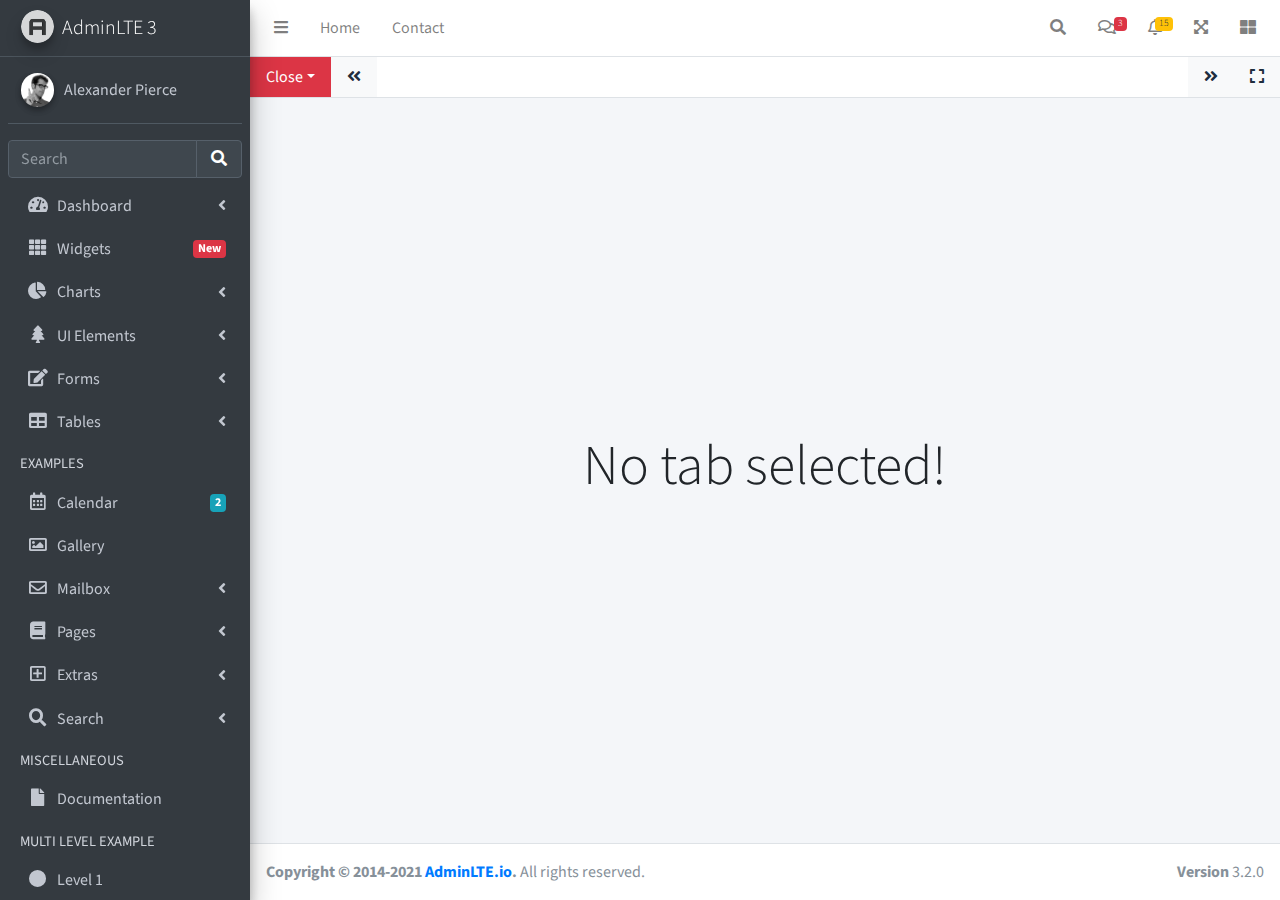
<file: Tugas-12/public/template/iframe.html>
<!DOCTYPE html>
<html lang="en">
<head>
  <meta charset="utf-8">
  <meta name="viewport" content="width=device-width, initial-scale=1">
  <title>AdminLTE 3 | Tabbed IFrames</title>

  <!-- Google Font: Source Sans Pro -->
  <link rel="stylesheet" href="https://fonts.googleapis.com/css?family=Source+Sans+Pro:300,400,400i,700&display=fallback">
  <!-- Font Awesome -->
  <link rel="stylesheet" href="plugins/fontawesome-free/css/all.min.css">
  <!-- Theme style -->
  <link rel="stylesheet" href="dist/css/adminlte.min.css">
  <!-- overlayScrollbars -->
  <link rel="stylesheet" href="plugins/overlayScrollbars/css/OverlayScrollbars.min.css">
</head>
<body class="hold-transition sidebar-mini layout-fixed" data-panel-auto-height-mode="height">
<div class="wrapper">

  <!-- Navbar -->
  <nav class="main-header navbar navbar-expand navbar-white navbar-light">
    <!-- Left navbar links -->
    <ul class="navbar-nav">
      <li class="nav-item">
        <a class="nav-link" data-widget="pushmenu" href="#" role="button"><i class="fas fa-bars"></i></a>
      </li>
      <li class="nav-item d-none d-sm-inline-block">
        <a href="index3.html" class="nav-link">Home</a>
      </li>
      <li class="nav-item d-none d-sm-inline-block">
        <a href="#" class="nav-link">Contact</a>
      </li>
    </ul>

    <!-- Right navbar links -->
    <ul class="navbar-nav ml-auto">
      <!-- Navbar Search -->
      <li class="nav-item">
        <a class="nav-link" data-widget="navbar-search" href="#" role="button">
          <i class="fas fa-search"></i>
        </a>
        <div class="navbar-search-block">
          <form class="form-inline">
            <div class="input-group input-group-sm">
              <input class="form-control form-control-navbar" type="search" placeholder="Search" aria-label="Search">
              <div class="input-group-append">
                <button class="btn btn-navbar" type="submit">
                  <i class="fas fa-search"></i>
                </button>
                <button class="btn btn-navbar" type="button" data-widget="navbar-search">
                  <i class="fas fa-times"></i>
                </button>
              </div>
            </div>
          </form>
        </div>
      </li>

      <!-- Messages Dropdown Menu -->
      <li class="nav-item dropdown">
        <a class="nav-link" data-toggle="dropdown" href="#">
          <i class="far fa-comments"></i>
          <span class="badge badge-danger navbar-badge">3</span>
        </a>
        <div class="dropdown-menu dropdown-menu-lg dropdown-menu-right">
          <a href="#" class="dropdown-item">
            <!-- Message Start -->
            <div class="media">
              <img src="dist/img/user1-128x128.jpg" alt="User Avatar" class="img-size-50 mr-3 img-circle">
              <div class="media-body">
                <h3 class="dropdown-item-title">
                  Brad Diesel
                  <span class="float-right text-sm text-danger"><i class="fas fa-star"></i></span>
                </h3>
                <p class="text-sm">Call me whenever you can...</p>
                <p class="text-sm text-muted"><i class="far fa-clock mr-1"></i> 4 Hours Ago</p>
              </div>
            </div>
            <!-- Message End -->
          </a>
          <div class="dropdown-divider"></div>
          <a href="#" class="dropdown-item">
            <!-- Message Start -->
            <div class="media">
              <img src="dist/img/user8-128x128.jpg" alt="User Avatar" class="img-size-50 img-circle mr-3">
              <div class="media-body">
                <h3 class="dropdown-item-title">
                  John Pierce
                  <span class="float-right text-sm text-muted"><i class="fas fa-star"></i></span>
                </h3>
                <p class="text-sm">I got your message bro</p>
                <p class="text-sm text-muted"><i class="far fa-clock mr-1"></i> 4 Hours Ago</p>
              </div>
            </div>
            <!-- Message End -->
          </a>
          <div class="dropdown-divider"></div>
          <a href="#" class="dropdown-item">
            <!-- Message Start -->
            <div class="media">
              <img src="dist/img/user3-128x128.jpg" alt="User Avatar" class="img-size-50 img-circle mr-3">
              <div class="media-body">
                <h3 class="dropdown-item-title">
                  Nora Silvester
                  <span class="float-right text-sm text-warning"><i class="fas fa-star"></i></span>
                </h3>
                <p class="text-sm">The subject goes here</p>
                <p class="text-sm text-muted"><i class="far fa-clock mr-1"></i> 4 Hours Ago</p>
              </div>
            </div>
            <!-- Message End -->
          </a>
          <div class="dropdown-divider"></div>
          <a href="#" class="dropdown-item dropdown-footer">See All Messages</a>
        </div>
      </li>
      <!-- Notifications Dropdown Menu -->
      <li class="nav-item dropdown">
        <a class="nav-link" data-toggle="dropdown" href="#">
          <i class="far fa-bell"></i>
          <span class="badge badge-warning navbar-badge">15</span>
        </a>
        <div class="dropdown-menu dropdown-menu-lg dropdown-menu-right">
          <span class="dropdown-item dropdown-header">15 Notifications</span>
          <div class="dropdown-divider"></div>
          <a href="#" class="dropdown-item">
            <i class="fas fa-envelope mr-2"></i> 4 new messages
            <span class="float-right text-muted text-sm">3 mins</span>
          </a>
          <div class="dropdown-divider"></div>
          <a href="#" class="dropdown-item">
            <i class="fas fa-users mr-2"></i> 8 friend requests
            <span class="float-right text-muted text-sm">12 hours</span>
          </a>
          <div class="dropdown-divider"></div>
          <a href="#" class="dropdown-item">
            <i class="fas fa-file mr-2"></i> 3 new reports
            <span class="float-right text-muted text-sm">2 days</span>
          </a>
          <div class="dropdown-divider"></div>
          <a href="#" class="dropdown-item dropdown-footer">See All Notifications</a>
        </div>
      </li>
      <li class="nav-item">
        <a class="nav-link" data-widget="fullscreen" href="#" role="button">
          <i class="fas fa-expand-arrows-alt"></i>
        </a>
      </li>
      <li class="nav-item">
        <a class="nav-link" data-widget="control-sidebar" data-slide="true" href="#" role="button">
          <i class="fas fa-th-large"></i>
        </a>
      </li>
    </ul>
  </nav>
  <!-- /.navbar -->

  <!-- Main Sidebar Container -->
  <aside class="main-sidebar sidebar-dark-primary elevation-4">
    <!-- Brand Logo -->
    <a href="index3.html" class="brand-link">
      <img src="dist/img/AdminLTELogo.png" alt="AdminLTE Logo" class="brand-image img-circle elevation-3" style="opacity: .8">
      <span class="brand-text font-weight-light">AdminLTE 3</span>
    </a>

    <!-- Sidebar -->
    <div class="sidebar">
      <!-- Sidebar user panel (optional) -->
      <div class="user-panel mt-3 pb-3 mb-3 d-flex">
        <div class="image">
          <img src="dist/img/user2-160x160.jpg" class="img-circle elevation-2" alt="User Image">
        </div>
        <div class="info">
          <a href="#" class="d-block">Alexander Pierce</a>
        </div>
      </div>

      <!-- SidebarSearch Form -->
      <div class="form-inline">
        <div class="input-group" data-widget="sidebar-search">
          <input class="form-control form-control-sidebar" type="search" placeholder="Search" aria-label="Search">
          <div class="input-group-append">
            <button class="btn btn-sidebar">
              <i class="fas fa-search fa-fw"></i>
            </button>
          </div>
        </div>
      </div>

      <!-- Sidebar Menu -->
      <nav class="mt-2">
        <ul class="nav nav-pills nav-sidebar flex-column" data-widget="treeview" role="menu" data-accordion="false">
          <!-- Add icons to the links using the .nav-icon class
               with font-awesome or any other icon font library -->
          <li class="nav-item">
            <a href="#" class="nav-link">
              <i class="nav-icon fas fa-tachometer-alt"></i>
              <p>
                Dashboard
                <i class="right fas fa-angle-left"></i>
              </p>
            </a>
            <ul class="nav nav-treeview">
              <li class="nav-item">
                <a href="./index.html" class="nav-link">
                  <i class="far fa-circle nav-icon"></i>
                  <p>Dashboard v1</p>
                </a>
              </li>
              <li class="nav-item">
                <a href="./index2.html" class="nav-link">
                  <i class="far fa-circle nav-icon"></i>
                  <p>Dashboard v2</p>
                </a>
              </li>
              <li class="nav-item">
                <a href="./index3.html" class="nav-link">
                  <i class="far fa-circle nav-icon"></i>
                  <p>Dashboard v3</p>
                </a>
              </li>
            </ul>
          </li>
          <li class="nav-item">
            <a href="pages/widgets.html" class="nav-link">
              <i class="nav-icon fas fa-th"></i>
              <p>
                Widgets
                <span class="right badge badge-danger">New</span>
              </p>
            </a>
          </li>
          <li class="nav-item">
            <a href="#" class="nav-link">
              <i class="nav-icon fas fa-chart-pie"></i>
              <p>
                Charts
                <i class="right fas fa-angle-left"></i>
              </p>
            </a>
            <ul class="nav nav-treeview">
              <li class="nav-item">
                <a href="pages/charts/chartjs.html" class="nav-link">
                  <i class="far fa-circle nav-icon"></i>
                  <p>ChartJS</p>
                </a>
              </li>
              <li class="nav-item">
                <a href="pages/charts/flot.html" class="nav-link">
                  <i class="far fa-circle nav-icon"></i>
                  <p>Flot</p>
                </a>
              </li>
              <li class="nav-item">
                <a href="pages/charts/inline.html" class="nav-link">
                  <i class="far fa-circle nav-icon"></i>
                  <p>Inline</p>
                </a>
              </li>
            </ul>
          </li>
          <li class="nav-item">
            <a href="#" class="nav-link">
              <i class="nav-icon fas fa-tree"></i>
              <p>
                UI Elements
                <i class="fas fa-angle-left right"></i>
              </p>
            </a>
            <ul class="nav nav-treeview">
              <li class="nav-item">
                <a href="pages/UI/general.html" class="nav-link">
                  <i class="far fa-circle nav-icon"></i>
                  <p>General</p>
                </a>
              </li>
              <li class="nav-item">
                <a href="pages/UI/icons.html" class="nav-link">
                  <i class="far fa-circle nav-icon"></i>
                  <p>Icons</p>
                </a>
              </li>
              <li class="nav-item">
                <a href="pages/UI/buttons.html" class="nav-link">
                  <i class="far fa-circle nav-icon"></i>
                  <p>Buttons</p>
                </a>
              </li>
              <li class="nav-item">
                <a href="pages/UI/sliders.html" class="nav-link">
                  <i class="far fa-circle nav-icon"></i>
                  <p>Sliders</p>
                </a>
              </li>
              <li class="nav-item">
                <a href="pages/UI/modals.html" class="nav-link">
                  <i class="far fa-circle nav-icon"></i>
                  <p>Modals & Alerts</p>
                </a>
              </li>
              <li class="nav-item">
                <a href="pages/UI/navbar.html" class="nav-link">
                  <i class="far fa-circle nav-icon"></i>
                  <p>Navbar & Tabs</p>
                </a>
              </li>
              <li class="nav-item">
                <a href="pages/UI/timeline.html" class="nav-link">
                  <i class="far fa-circle nav-icon"></i>
                  <p>Timeline</p>
                </a>
              </li>
              <li class="nav-item">
                <a href="pages/UI/ribbons.html" class="nav-link">
                  <i class="far fa-circle nav-icon"></i>
                  <p>Ribbons</p>
                </a>
              </li>
            </ul>
          </li>
          <li class="nav-item">
            <a href="#" class="nav-link">
              <i class="nav-icon fas fa-edit"></i>
              <p>
                Forms
                <i class="fas fa-angle-left right"></i>
              </p>
            </a>
            <ul class="nav nav-treeview">
              <li class="nav-item">
                <a href="pages/forms/general.html" class="nav-link">
                  <i class="far fa-circle nav-icon"></i>
                  <p>General Elements</p>
                </a>
              </li>
              <li class="nav-item">
                <a href="pages/forms/advanced.html" class="nav-link">
                  <i class="far fa-circle nav-icon"></i>
                  <p>Advanced Elements</p>
                </a>
              </li>
              <li class="nav-item">
                <a href="pages/forms/editors.html" class="nav-link">
                  <i class="far fa-circle nav-icon"></i>
                  <p>Editors</p>
                </a>
              </li>
              <li class="nav-item">
                <a href="pages/forms/validation.html" class="nav-link">
                  <i class="far fa-circle nav-icon"></i>
                  <p>Validation</p>
                </a>
              </li>
            </ul>
          </li>
          <li class="nav-item">
            <a href="#" class="nav-link">
              <i class="nav-icon fas fa-table"></i>
              <p>
                Tables
                <i class="fas fa-angle-left right"></i>
              </p>
            </a>
            <ul class="nav nav-treeview">
              <li class="nav-item">
                <a href="pages/tables/simple.html" class="nav-link">
                  <i class="far fa-circle nav-icon"></i>
                  <p>Simple Tables</p>
                </a>
              </li>
              <li class="nav-item">
                <a href="pages/tables/data.html" class="nav-link">
                  <i class="far fa-circle nav-icon"></i>
                  <p>DataTables</p>
                </a>
              </li>
              <li class="nav-item">
                <a href="pages/tables/jsgrid.html" class="nav-link">
                  <i class="far fa-circle nav-icon"></i>
                  <p>jsGrid</p>
                </a>
              </li>
            </ul>
          </li>
          <li class="nav-header">EXAMPLES</li>
          <li class="nav-item">
            <a href="pages/calendar.html" class="nav-link">
              <i class="nav-icon far fa-calendar-alt"></i>
              <p>
                Calendar
                <span class="badge badge-info right">2</span>
              </p>
            </a>
          </li>
          <li class="nav-item">
            <a href="pages/gallery.html" class="nav-link">
              <i class="nav-icon far fa-image"></i>
              <p>
                Gallery
              </p>
            </a>
          </li>
          <li class="nav-item">
            <a href="#" class="nav-link">
              <i class="nav-icon far fa-envelope"></i>
              <p>
                Mailbox
                <i class="fas fa-angle-left right"></i>
              </p>
            </a>
            <ul class="nav nav-treeview">
              <li class="nav-item">
                <a href="pages/mailbox/mailbox.html" class="nav-link">
                  <i class="far fa-circle nav-icon"></i>
                  <p>Inbox</p>
                </a>
              </li>
              <li class="nav-item">
                <a href="pages/mailbox/compose.html" class="nav-link">
                  <i class="far fa-circle nav-icon"></i>
                  <p>Compose</p>
                </a>
              </li>
              <li class="nav-item">
                <a href="pages/mailbox/read-mail.html" class="nav-link">
                  <i class="far fa-circle nav-icon"></i>
                  <p>Read</p>
                </a>
              </li>
            </ul>
          </li>
          <li class="nav-item">
            <a href="#" class="nav-link">
              <i class="nav-icon fas fa-book"></i>
              <p>
                Pages
                <i class="fas fa-angle-left right"></i>
              </p>
            </a>
            <ul class="nav nav-treeview">
              <li class="nav-item">
                <a href="pages/examples/invoice.html" class="nav-link">
                  <i class="far fa-circle nav-icon"></i>
                  <p>Invoice</p>
                </a>
              </li>
              <li class="nav-item">
                <a href="pages/examples/profile.html" class="nav-link">
                  <i class="far fa-circle nav-icon"></i>
                  <p>Profile</p>
                </a>
              </li>
              <li class="nav-item">
                <a href="pages/examples/e-commerce.html" class="nav-link">
                  <i class="far fa-circle nav-icon"></i>
                  <p>E-commerce</p>
                </a>
              </li>
              <li class="nav-item">
                <a href="pages/examples/projects.html" class="nav-link">
                  <i class="far fa-circle nav-icon"></i>
                  <p>Projects</p>
                </a>
              </li>
              <li class="nav-item">
                <a href="pages/examples/project-add.html" class="nav-link">
                  <i class="far fa-circle nav-icon"></i>
                  <p>Project Add</p>
                </a>
              </li>
              <li class="nav-item">
                <a href="pages/examples/project-edit.html" class="nav-link">
                  <i class="far fa-circle nav-icon"></i>
                  <p>Project Edit</p>
                </a>
              </li>
              <li class="nav-item">
                <a href="pages/examples/project-detail.html" class="nav-link">
                  <i class="far fa-circle nav-icon"></i>
                  <p>Project Detail</p>
                </a>
              </li>
              <li class="nav-item">
                <a href="pages/examples/contacts.html" class="nav-link">
                  <i class="far fa-circle nav-icon"></i>
                  <p>Contacts</p>
                </a>
              </li>
              <li class="nav-item">
                <a href="pages/examples/faq.html" class="nav-link">
                  <i class="far fa-circle nav-icon"></i>
                  <p>FAQ</p>
                </a>
              </li>
              <li class="nav-item">
                <a href="pages/examples/contact-us.html" class="nav-link">
                  <i class="far fa-circle nav-icon"></i>
                  <p>Contact us</p>
                </a>
              </li>
            </ul>
          </li>
          <li class="nav-item">
            <a href="#" class="nav-link">
              <i class="nav-icon far fa-plus-square"></i>
              <p>
                Extras
                <i class="fas fa-angle-left right"></i>
              </p>
            </a>
            <ul class="nav nav-treeview">
              <li class="nav-item">
                <a href="#" class="nav-link">
                  <i class="far fa-circle nav-icon"></i>
                  <p>
                    Login & Register v1
                    <i class="fas fa-angle-left right"></i>
                  </p>
                </a>
                <ul class="nav nav-treeview">
                  <li class="nav-item">
                    <a href="pages/examples/login.html" class="nav-link">
                      <i class="far fa-circle nav-icon"></i>
                      <p>Login v1</p>
                    </a>
                  </li>
                  <li class="nav-item">
                    <a href="pages/examples/register.html" class="nav-link">
                      <i class="far fa-circle nav-icon"></i>
                      <p>Register v1</p>
                    </a>
                  </li>
                  <li class="nav-item">
                    <a href="pages/examples/forgot-password.html" class="nav-link">
                      <i class="far fa-circle nav-icon"></i>
                      <p>Forgot Password v1</p>
                    </a>
                  </li>
                  <li class="nav-item">
                    <a href="pages/examples/recover-password.html" class="nav-link">
                      <i class="far fa-circle nav-icon"></i>
                      <p>Recover Password v1</p>
                    </a>
                  </li>
                </ul>
              </li>
              <li class="nav-item">
                <a href="#" class="nav-link">
                  <i class="far fa-circle nav-icon"></i>
                  <p>
                    Login & Register v2
                    <i class="fas fa-angle-left right"></i>
                  </p>
                </a>
                <ul class="nav nav-treeview">
                  <li class="nav-item">
                    <a href="pages/examples/login-v2.html" class="nav-link">
                      <i class="far fa-circle nav-icon"></i>
                      <p>Login v2</p>
                    </a>
                  </li>
                  <li class="nav-item">
                    <a href="pages/examples/register-v2.html" class="nav-link">
                      <i class="far fa-circle nav-icon"></i>
                      <p>Register v2</p>
                    </a>
                  </li>
                  <li class="nav-item">
                    <a href="pages/examples/forgot-password-v2.html" class="nav-link">
                      <i class="far fa-circle nav-icon"></i>
                      <p>Forgot Password v2</p>
                    </a>
                  </li>
                  <li class="nav-item">
                    <a href="pages/examples/recover-password-v2.html" class="nav-link">
                      <i class="far fa-circle nav-icon"></i>
                      <p>Recover Password v2</p>
                    </a>
                  </li>
                </ul>
              </li>
              <li class="nav-item">
                <a href="pages/examples/lockscreen.html" class="nav-link">
                  <i class="far fa-circle nav-icon"></i>
                  <p>Lockscreen</p>
                </a>
              </li>
              <li class="nav-item">
                <a href="pages/examples/legacy-user-menu.html" class="nav-link">
                  <i class="far fa-circle nav-icon"></i>
                  <p>Legacy User Menu</p>
                </a>
              </li>
              <li class="nav-item">
                <a href="pages/examples/language-menu.html" class="nav-link">
                  <i class="far fa-circle nav-icon"></i>
                  <p>Language Menu</p>
                </a>
              </li>
              <li class="nav-item">
                <a href="pages/examples/404.html" class="nav-link">
                  <i class="far fa-circle nav-icon"></i>
                  <p>Error 404</p>
                </a>
              </li>
              <li class="nav-item">
                <a href="pages/examples/500.html" class="nav-link">
                  <i class="far fa-circle nav-icon"></i>
                  <p>Error 500</p>
                </a>
              </li>
              <li class="nav-item">
                <a href="pages/examples/pace.html" class="nav-link">
                  <i class="far fa-circle nav-icon"></i>
                  <p>Pace</p>
                </a>
              </li>
              <li class="nav-item">
                <a href="pages/examples/blank.html" class="nav-link">
                  <i class="far fa-circle nav-icon"></i>
                  <p>Blank Page</p>
                </a>
              </li>
              <li class="nav-item">
                <a href="starter.html" class="nav-link">
                  <i class="far fa-circle nav-icon"></i>
                  <p>Starter Page</p>
                </a>
              </li>
            </ul>
          </li>
          <li class="nav-item">
            <a href="#" class="nav-link">
              <i class="nav-icon fas fa-search"></i>
              <p>
                Search
                <i class="fas fa-angle-left right"></i>
              </p>
            </a>
            <ul class="nav nav-treeview">
              <li class="nav-item">
                <a href="pages/search/simple.html" class="nav-link">
                  <i class="far fa-circle nav-icon"></i>
                  <p>Simple Search</p>
                </a>
              </li>
              <li class="nav-item">
                <a href="pages/search/enhanced.html" class="nav-link">
                  <i class="far fa-circle nav-icon"></i>
                  <p>Enhanced</p>
                </a>
              </li>
            </ul>
          </li>
          <li class="nav-header">MISCELLANEOUS</li>
          <li class="nav-item">
            <a href="https://adminlte.io/docs/3.1/" class="nav-link">
              <i class="nav-icon fas fa-file"></i>
              <p>Documentation</p>
            </a>
          </li>
          <li class="nav-header">MULTI LEVEL EXAMPLE</li>
          <li class="nav-item">
            <a href="#" class="nav-link">
              <i class="fas fa-circle nav-icon"></i>
              <p>Level 1</p>
            </a>
          </li>
          <li class="nav-item">
            <a href="#" class="nav-link">
              <i class="nav-icon fas fa-circle"></i>
              <p>
                Level 1
                <i class="right fas fa-angle-left"></i>
              </p>
            </a>
            <ul class="nav nav-treeview">
              <li class="nav-item">
                <a href="#" class="nav-link">
                  <i class="far fa-circle nav-icon"></i>
                  <p>Level 2</p>
                </a>
              </li>
              <li class="nav-item">
                <a href="#" class="nav-link">
                  <i class="far fa-circle nav-icon"></i>
                  <p>
                    Level 2
                    <i class="right fas fa-angle-left"></i>
                  </p>
                </a>
                <ul class="nav nav-treeview">
                  <li class="nav-item">
                    <a href="#" class="nav-link">
                      <i class="far fa-dot-circle nav-icon"></i>
                      <p>Level 3</p>
                    </a>
                  </li>
                  <li class="nav-item">
                    <a href="#" class="nav-link">
                      <i class="far fa-dot-circle nav-icon"></i>
                      <p>Level 3</p>
                    </a>
                  </li>
                  <li class="nav-item">
                    <a href="#" class="nav-link">
                      <i class="far fa-dot-circle nav-icon"></i>
                      <p>Level 3</p>
                    </a>
                  </li>
                </ul>
              </li>
              <li class="nav-item">
                <a href="#" class="nav-link">
                  <i class="far fa-circle nav-icon"></i>
                  <p>Level 2</p>
                </a>
              </li>
            </ul>
          </li>
          <li class="nav-item">
            <a href="#" class="nav-link">
              <i class="fas fa-circle nav-icon"></i>
              <p>Level 1</p>
            </a>
          </li>
          <li class="nav-header">LABELS</li>
          <li class="nav-item">
            <a href="#" class="nav-link">
              <i class="nav-icon far fa-circle text-danger"></i>
              <p class="text">Important</p>
            </a>
          </li>
          <li class="nav-item">
            <a href="#" class="nav-link">
              <i class="nav-icon far fa-circle text-warning"></i>
              <p>Warning</p>
            </a>
          </li>
          <li class="nav-item">
            <a href="#" class="nav-link">
              <i class="nav-icon far fa-circle text-info"></i>
              <p>Informational</p>
            </a>
          </li>
        </ul>
      </nav>
      <!-- /.sidebar-menu -->
    </div>
    <!-- /.sidebar -->
  </aside>

  <!-- Content Wrapper. Contains page content -->
  <div class="content-wrapper iframe-mode" data-widget="iframe" data-loading-screen="750">
    <div class="nav navbar navbar-expand navbar-white navbar-light border-bottom p-0">
      <div class="nav-item dropdown">
        <a class="nav-link bg-danger dropdown-toggle" data-toggle="dropdown" href="#" role="button" aria-haspopup="true" aria-expanded="false">Close</a>
        <div class="dropdown-menu mt-0">
          <a class="dropdown-item" href="#" data-widget="iframe-close" data-type="all">Close All</a>
          <a class="dropdown-item" href="#" data-widget="iframe-close" data-type="all-other">Close All Other</a>
        </div>
      </div>
      <a class="nav-link bg-light" href="#" data-widget="iframe-scrollleft"><i class="fas fa-angle-double-left"></i></a>
      <ul class="navbar-nav overflow-hidden" role="tablist"></ul>
      <a class="nav-link bg-light" href="#" data-widget="iframe-scrollright"><i class="fas fa-angle-double-right"></i></a>
      <a class="nav-link bg-light" href="#" data-widget="iframe-fullscreen"><i class="fas fa-expand"></i></a>
    </div>
    <div class="tab-content">
      <div class="tab-empty">
        <h2 class="display-4">No tab selected!</h2>
      </div>
      <div class="tab-loading">
        <div>
          <h2 class="display-4">Tab is loading <i class="fa fa-sync fa-spin"></i></h2>
        </div>
      </div>
    </div>
  </div>
  <!-- /.content-wrapper -->
  <footer class="main-footer">
    <strong>Copyright &copy; 2014-2021 <a href="https://adminlte.io">AdminLTE.io</a>.</strong>
    All rights reserved.
    <div class="float-right d-none d-sm-inline-block">
      <b>Version</b> 3.2.0
    </div>
  </footer>

  <!-- Control Sidebar -->
  <aside class="control-sidebar control-sidebar-dark">
    <!-- Control sidebar content goes here -->
  </aside>
  <!-- /.control-sidebar -->
</div>
<!-- ./wrapper -->

<!-- jQuery -->
<script src="plugins/jquery/jquery.min.js"></script>
<!-- jQuery UI 1.11.4 -->
<script src="plugins/jquery-ui/jquery-ui.min.js"></script>
<!-- Resolve conflict in jQuery UI tooltip with Bootstrap tooltip -->
<script>
  $.widget.bridge('uibutton', $.ui.button)
</script>
<!-- Bootstrap 4 -->
<script src="plugins/bootstrap/js/bootstrap.bundle.min.js"></script>
<!-- overlayScrollbars -->
<script src="plugins/overlayScrollbars/js/jquery.overlayScrollbars.min.js"></script>
<!-- AdminLTE App -->
<script src="dist/js/adminlte.js"></script>
<!-- AdminLTE for demo purposes -->
<script src="dist/js/demo.js"></script>
</body>
</html>
</file>
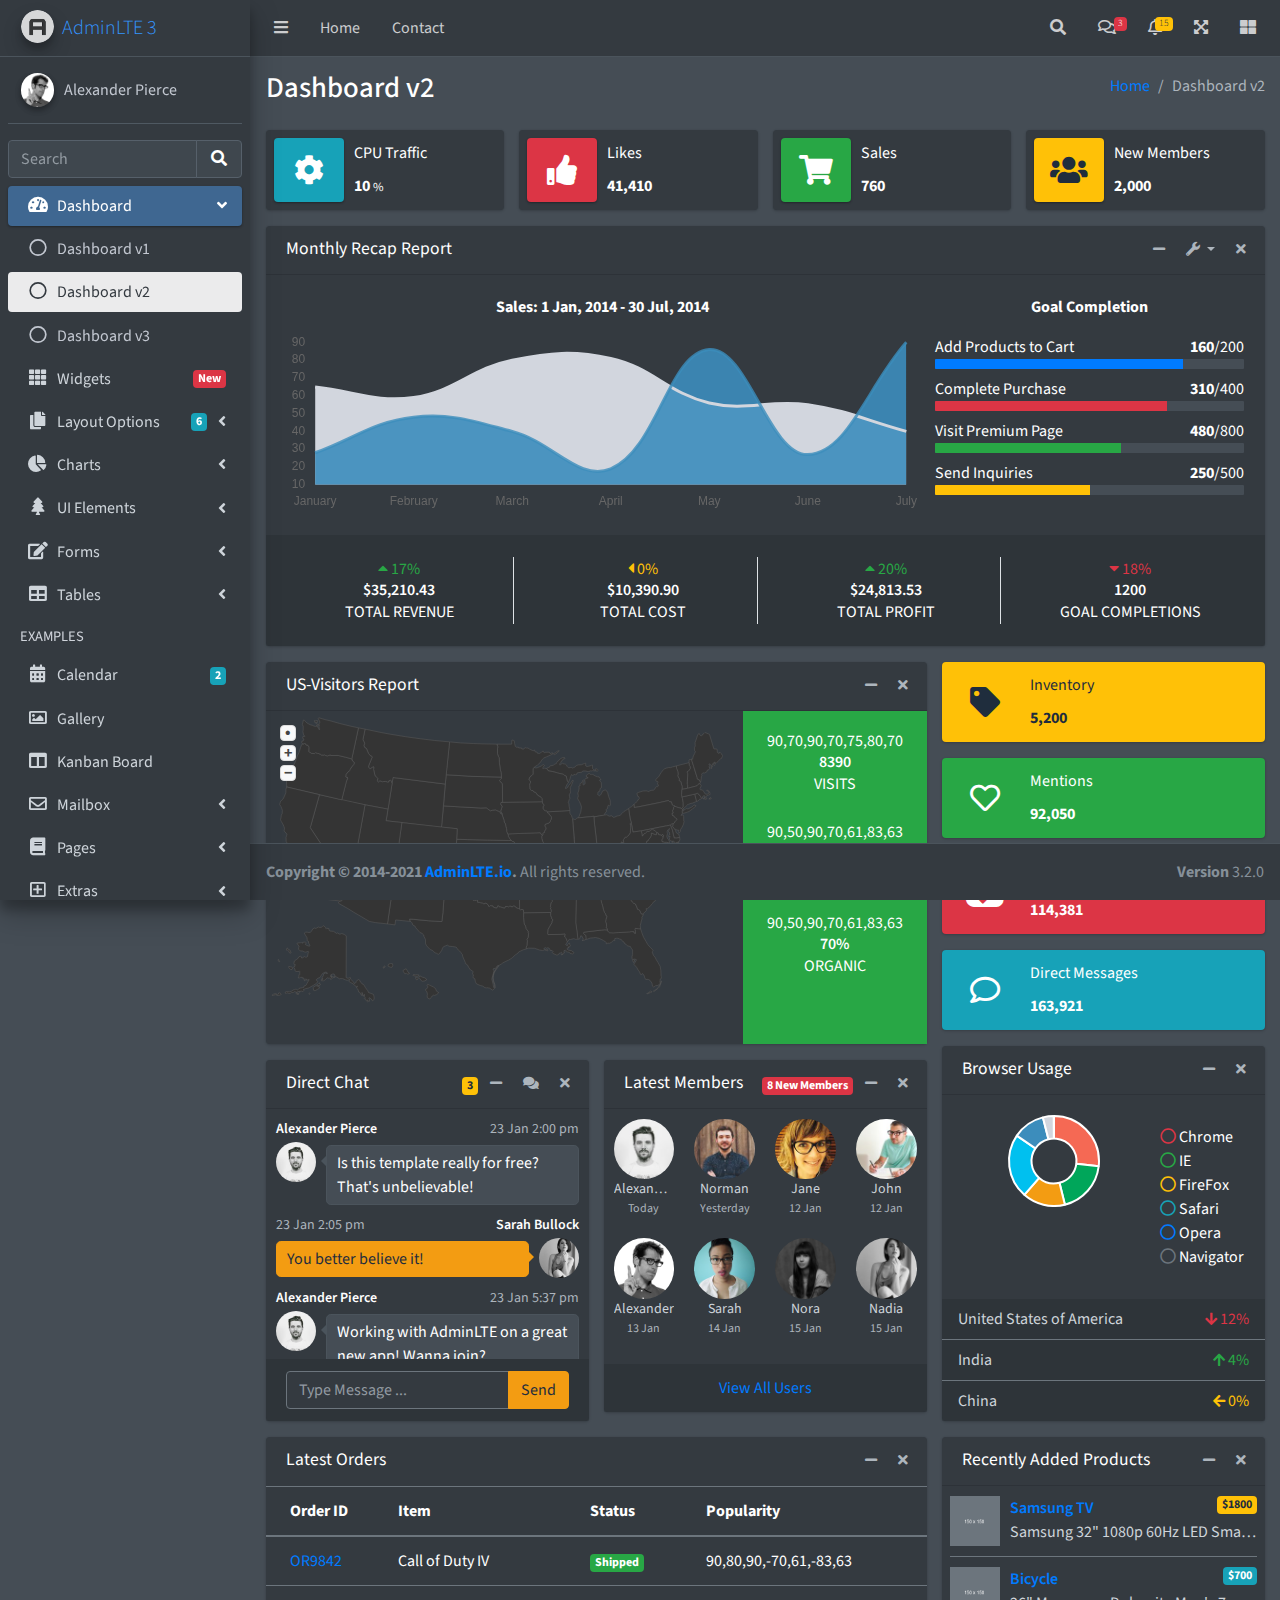
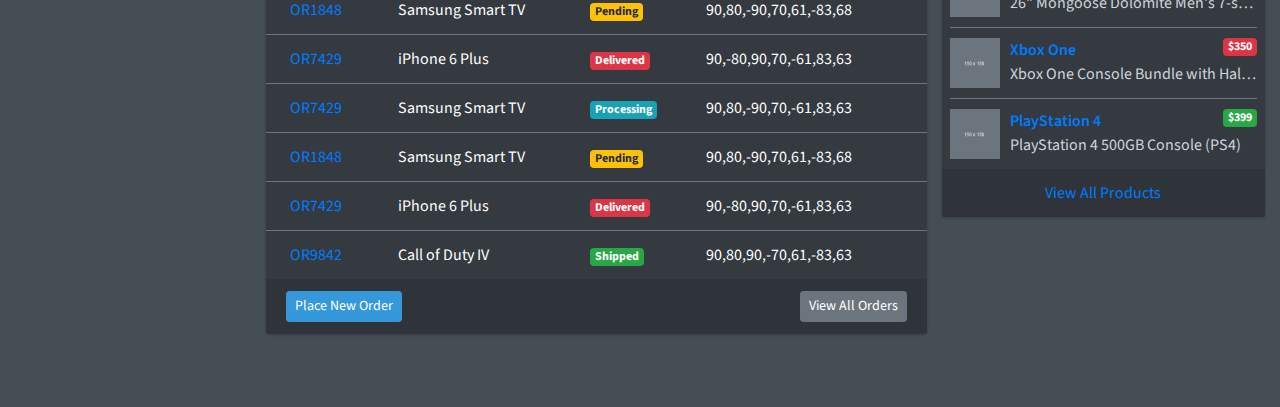
<file: Tugas-12/public/template/index2.html>
<!DOCTYPE html>
<html lang="en">
<head>
  <meta charset="utf-8">
  <meta name="viewport" content="width=device-width, initial-scale=1">
  <title>AdminLTE 3 | Dashboard 2</title>

  <!-- Google Font: Source Sans Pro -->
  <link rel="stylesheet" href="https://fonts.googleapis.com/css?family=Source+Sans+Pro:300,400,400i,700&display=fallback">
  <!-- Font Awesome Icons -->
  <link rel="stylesheet" href="plugins/fontawesome-free/css/all.min.css">
  <!-- overlayScrollbars -->
  <link rel="stylesheet" href="plugins/overlayScrollbars/css/OverlayScrollbars.min.css">
  <!-- Theme style -->
  <link rel="stylesheet" href="dist/css/adminlte.min.css">
</head>
<body class="hold-transition dark-mode sidebar-mini layout-fixed layout-navbar-fixed layout-footer-fixed">
<div class="wrapper">

  <!-- Preloader -->
  <div class="preloader flex-column justify-content-center align-items-center">
    <img class="animation__wobble" src="dist/img/AdminLTELogo.png" alt="AdminLTELogo" height="60" width="60">
  </div>

  <!-- Navbar -->
  <nav class="main-header navbar navbar-expand navbar-dark">
    <!-- Left navbar links -->
    <ul class="navbar-nav">
      <li class="nav-item">
        <a class="nav-link" data-widget="pushmenu" href="#" role="button"><i class="fas fa-bars"></i></a>
      </li>
      <li class="nav-item d-none d-sm-inline-block">
        <a href="index3.html" class="nav-link">Home</a>
      </li>
      <li class="nav-item d-none d-sm-inline-block">
        <a href="#" class="nav-link">Contact</a>
      </li>
    </ul>

    <!-- Right navbar links -->
    <ul class="navbar-nav ml-auto">
      <!-- Navbar Search -->
      <li class="nav-item">
        <a class="nav-link" data-widget="navbar-search" href="#" role="button">
          <i class="fas fa-search"></i>
        </a>
        <div class="navbar-search-block">
          <form class="form-inline">
            <div class="input-group input-group-sm">
              <input class="form-control form-control-navbar" type="search" placeholder="Search" aria-label="Search">
              <div class="input-group-append">
                <button class="btn btn-navbar" type="submit">
                  <i class="fas fa-search"></i>
                </button>
                <button class="btn btn-navbar" type="button" data-widget="navbar-search">
                  <i class="fas fa-times"></i>
                </button>
              </div>
            </div>
          </form>
        </div>
      </li>

      <!-- Messages Dropdown Menu -->
      <li class="nav-item dropdown">
        <a class="nav-link" data-toggle="dropdown" href="#">
          <i class="far fa-comments"></i>
          <span class="badge badge-danger navbar-badge">3</span>
        </a>
        <div class="dropdown-menu dropdown-menu-lg dropdown-menu-right">
          <a href="#" class="dropdown-item">
            <!-- Message Start -->
            <div class="media">
              <img src="dist/img/user1-128x128.jpg" alt="User Avatar" class="img-size-50 mr-3 img-circle">
              <div class="media-body">
                <h3 class="dropdown-item-title">
                  Brad Diesel
                  <span class="float-right text-sm text-danger"><i class="fas fa-star"></i></span>
                </h3>
                <p class="text-sm">Call me whenever you can...</p>
                <p class="text-sm text-muted"><i class="far fa-clock mr-1"></i> 4 Hours Ago</p>
              </div>
            </div>
            <!-- Message End -->
          </a>
          <div class="dropdown-divider"></div>
          <a href="#" class="dropdown-item">
            <!-- Message Start -->
            <div class="media">
              <img src="dist/img/user8-128x128.jpg" alt="User Avatar" class="img-size-50 img-circle mr-3">
              <div class="media-body">
                <h3 class="dropdown-item-title">
                  John Pierce
                  <span class="float-right text-sm text-muted"><i class="fas fa-star"></i></span>
                </h3>
                <p class="text-sm">I got your message bro</p>
                <p class="text-sm text-muted"><i class="far fa-clock mr-1"></i> 4 Hours Ago</p>
              </div>
            </div>
            <!-- Message End -->
          </a>
          <div class="dropdown-divider"></div>
          <a href="#" class="dropdown-item">
            <!-- Message Start -->
            <div class="media">
              <img src="dist/img/user3-128x128.jpg" alt="User Avatar" class="img-size-50 img-circle mr-3">
              <div class="media-body">
                <h3 class="dropdown-item-title">
                  Nora Silvester
                  <span class="float-right text-sm text-warning"><i class="fas fa-star"></i></span>
                </h3>
                <p class="text-sm">The subject goes here</p>
                <p class="text-sm text-muted"><i class="far fa-clock mr-1"></i> 4 Hours Ago</p>
              </div>
            </div>
            <!-- Message End -->
          </a>
          <div class="dropdown-divider"></div>
          <a href="#" class="dropdown-item dropdown-footer">See All Messages</a>
        </div>
      </li>
      <!-- Notifications Dropdown Menu -->
      <li class="nav-item dropdown">
        <a class="nav-link" data-toggle="dropdown" href="#">
          <i class="far fa-bell"></i>
          <span class="badge badge-warning navbar-badge">15</span>
        </a>
        <div class="dropdown-menu dropdown-menu-lg dropdown-menu-right">
          <span class="dropdown-item dropdown-header">15 Notifications</span>
          <div class="dropdown-divider"></div>
          <a href="#" class="dropdown-item">
            <i class="fas fa-envelope mr-2"></i> 4 new messages
            <span class="float-right text-muted text-sm">3 mins</span>
          </a>
          <div class="dropdown-divider"></div>
          <a href="#" class="dropdown-item">
            <i class="fas fa-users mr-2"></i> 8 friend requests
            <span class="float-right text-muted text-sm">12 hours</span>
          </a>
          <div class="dropdown-divider"></div>
          <a href="#" class="dropdown-item">
            <i class="fas fa-file mr-2"></i> 3 new reports
            <span class="float-right text-muted text-sm">2 days</span>
          </a>
          <div class="dropdown-divider"></div>
          <a href="#" class="dropdown-item dropdown-footer">See All Notifications</a>
        </div>
      </li>
      <li class="nav-item">
        <a class="nav-link" data-widget="fullscreen" href="#" role="button">
          <i class="fas fa-expand-arrows-alt"></i>
        </a>
      </li>
      <li class="nav-item">
        <a class="nav-link" data-widget="control-sidebar" data-slide="true" href="#" role="button">
          <i class="fas fa-th-large"></i>
        </a>
      </li>
    </ul>
  </nav>
  <!-- /.navbar -->

  <!-- Main Sidebar Container -->
  <aside class="main-sidebar sidebar-dark-primary elevation-4">
    <!-- Brand Logo -->
    <a href="index3.html" class="brand-link">
      <img src="dist/img/AdminLTELogo.png" alt="AdminLTE Logo" class="brand-image img-circle elevation-3" style="opacity: .8">
      <span class="brand-text font-weight-light">AdminLTE 3</span>
    </a>

    <!-- Sidebar -->
    <div class="sidebar">
      <!-- Sidebar user panel (optional) -->
      <div class="user-panel mt-3 pb-3 mb-3 d-flex">
        <div class="image">
          <img src="dist/img/user2-160x160.jpg" class="img-circle elevation-2" alt="User Image">
        </div>
        <div class="info">
          <a href="#" class="d-block">Alexander Pierce</a>
        </div>
      </div>

      <!-- SidebarSearch Form -->
      <div class="form-inline">
        <div class="input-group" data-widget="sidebar-search">
          <input class="form-control form-control-sidebar" type="search" placeholder="Search" aria-label="Search">
          <div class="input-group-append">
            <button class="btn btn-sidebar">
              <i class="fas fa-search fa-fw"></i>
            </button>
          </div>
        </div>
      </div>

      <!-- Sidebar Menu -->
      <nav class="mt-2">
        <ul class="nav nav-pills nav-sidebar flex-column" data-widget="treeview" role="menu" data-accordion="false">
          <!-- Add icons to the links using the .nav-icon class
               with font-awesome or any other icon font library -->
          <li class="nav-item menu-open">
            <a href="#" class="nav-link active">
              <i class="nav-icon fas fa-tachometer-alt"></i>
              <p>
                Dashboard
                <i class="right fas fa-angle-left"></i>
              </p>
            </a>
            <ul class="nav nav-treeview">
              <li class="nav-item">
                <a href="./index.html" class="nav-link">
                  <i class="far fa-circle nav-icon"></i>
                  <p>Dashboard v1</p>
                </a>
              </li>
              <li class="nav-item">
                <a href="./index2.html" class="nav-link active">
                  <i class="far fa-circle nav-icon"></i>
                  <p>Dashboard v2</p>
                </a>
              </li>
              <li class="nav-item">
                <a href="./index3.html" class="nav-link">
                  <i class="far fa-circle nav-icon"></i>
                  <p>Dashboard v3</p>
                </a>
              </li>
            </ul>
          </li>
          <li class="nav-item">
            <a href="pages/widgets.html" class="nav-link">
              <i class="nav-icon fas fa-th"></i>
              <p>
                Widgets
                <span class="right badge badge-danger">New</span>
              </p>
            </a>
          </li>
          <li class="nav-item">
            <a href="#" class="nav-link">
              <i class="nav-icon fas fa-copy"></i>
              <p>
                Layout Options
                <i class="fas fa-angle-left right"></i>
                <span class="badge badge-info right">6</span>
              </p>
            </a>
            <ul class="nav nav-treeview">
              <li class="nav-item">
                <a href="pages/layout/top-nav.html" class="nav-link">
                  <i class="far fa-circle nav-icon"></i>
                  <p>Top Navigation</p>
                </a>
              </li>
              <li class="nav-item">
                <a href="pages/layout/top-nav-sidebar.html" class="nav-link">
                  <i class="far fa-circle nav-icon"></i>
                  <p>Top Navigation + Sidebar</p>
                </a>
              </li>
              <li class="nav-item">
                <a href="pages/layout/boxed.html" class="nav-link">
                  <i class="far fa-circle nav-icon"></i>
                  <p>Boxed</p>
                </a>
              </li>
              <li class="nav-item">
                <a href="pages/layout/fixed-sidebar.html" class="nav-link">
                  <i class="far fa-circle nav-icon"></i>
                  <p>Fixed Sidebar</p>
                </a>
              </li>
              <li class="nav-item">
                <a href="pages/layout/fixed-sidebar-custom.html" class="nav-link">
                  <i class="far fa-circle nav-icon"></i>
                  <p>Fixed Sidebar <small>+ Custom Area</small></p>
                </a>
              </li>
              <li class="nav-item">
                <a href="pages/layout/fixed-topnav.html" class="nav-link">
                  <i class="far fa-circle nav-icon"></i>
                  <p>Fixed Navbar</p>
                </a>
              </li>
              <li class="nav-item">
                <a href="pages/layout/fixed-footer.html" class="nav-link">
                  <i class="far fa-circle nav-icon"></i>
                  <p>Fixed Footer</p>
                </a>
              </li>
              <li class="nav-item">
                <a href="pages/layout/collapsed-sidebar.html" class="nav-link">
                  <i class="far fa-circle nav-icon"></i>
                  <p>Collapsed Sidebar</p>
                </a>
              </li>
            </ul>
          </li>
          <li class="nav-item">
            <a href="#" class="nav-link">
              <i class="nav-icon fas fa-chart-pie"></i>
              <p>
                Charts
                <i class="right fas fa-angle-left"></i>
              </p>
            </a>
            <ul class="nav nav-treeview">
              <li class="nav-item">
                <a href="pages/charts/chartjs.html" class="nav-link">
                  <i class="far fa-circle nav-icon"></i>
                  <p>ChartJS</p>
                </a>
              </li>
              <li class="nav-item">
                <a href="pages/charts/flot.html" class="nav-link">
                  <i class="far fa-circle nav-icon"></i>
                  <p>Flot</p>
                </a>
              </li>
              <li class="nav-item">
                <a href="pages/charts/inline.html" class="nav-link">
                  <i class="far fa-circle nav-icon"></i>
                  <p>Inline</p>
                </a>
              </li>
              <li class="nav-item">
                <a href="pages/charts/uplot.html" class="nav-link">
                  <i class="far fa-circle nav-icon"></i>
                  <p>uPlot</p>
                </a>
              </li>
            </ul>
          </li>
          <li class="nav-item">
            <a href="#" class="nav-link">
              <i class="nav-icon fas fa-tree"></i>
              <p>
                UI Elements
                <i class="fas fa-angle-left right"></i>
              </p>
            </a>
            <ul class="nav nav-treeview">
              <li class="nav-item">
                <a href="pages/UI/general.html" class="nav-link">
                  <i class="far fa-circle nav-icon"></i>
                  <p>General</p>
                </a>
              </li>
              <li class="nav-item">
                <a href="pages/UI/icons.html" class="nav-link">
                  <i class="far fa-circle nav-icon"></i>
                  <p>Icons</p>
                </a>
              </li>
              <li class="nav-item">
                <a href="pages/UI/buttons.html" class="nav-link">
                  <i class="far fa-circle nav-icon"></i>
                  <p>Buttons</p>
                </a>
              </li>
              <li class="nav-item">
                <a href="pages/UI/sliders.html" class="nav-link">
                  <i class="far fa-circle nav-icon"></i>
                  <p>Sliders</p>
                </a>
              </li>
              <li class="nav-item">
                <a href="pages/UI/modals.html" class="nav-link">
                  <i class="far fa-circle nav-icon"></i>
                  <p>Modals & Alerts</p>
                </a>
              </li>
              <li class="nav-item">
                <a href="pages/UI/navbar.html" class="nav-link">
                  <i class="far fa-circle nav-icon"></i>
                  <p>Navbar & Tabs</p>
                </a>
              </li>
              <li class="nav-item">
                <a href="pages/UI/timeline.html" class="nav-link">
                  <i class="far fa-circle nav-icon"></i>
                  <p>Timeline</p>
                </a>
              </li>
              <li class="nav-item">
                <a href="pages/UI/ribbons.html" class="nav-link">
                  <i class="far fa-circle nav-icon"></i>
                  <p>Ribbons</p>
                </a>
              </li>
            </ul>
          </li>
          <li class="nav-item">
            <a href="#" class="nav-link">
              <i class="nav-icon fas fa-edit"></i>
              <p>
                Forms
                <i class="fas fa-angle-left right"></i>
              </p>
            </a>
            <ul class="nav nav-treeview">
              <li class="nav-item">
                <a href="pages/forms/general.html" class="nav-link">
                  <i class="far fa-circle nav-icon"></i>
                  <p>General Elements</p>
                </a>
              </li>
              <li class="nav-item">
                <a href="pages/forms/advanced.html" class="nav-link">
                  <i class="far fa-circle nav-icon"></i>
                  <p>Advanced Elements</p>
                </a>
              </li>
              <li class="nav-item">
                <a href="pages/forms/editors.html" class="nav-link">
                  <i class="far fa-circle nav-icon"></i>
                  <p>Editors</p>
                </a>
              </li>
              <li class="nav-item">
                <a href="pages/forms/validation.html" class="nav-link">
                  <i class="far fa-circle nav-icon"></i>
                  <p>Validation</p>
                </a>
              </li>
            </ul>
          </li>
          <li class="nav-item">
            <a href="#" class="nav-link">
              <i class="nav-icon fas fa-table"></i>
              <p>
                Tables
                <i class="fas fa-angle-left right"></i>
              </p>
            </a>
            <ul class="nav nav-treeview">
              <li class="nav-item">
                <a href="pages/tables/simple.html" class="nav-link">
                  <i class="far fa-circle nav-icon"></i>
                  <p>Simple Tables</p>
                </a>
              </li>
              <li class="nav-item">
                <a href="pages/tables/data.html" class="nav-link">
                  <i class="far fa-circle nav-icon"></i>
                  <p>DataTables</p>
                </a>
              </li>
              <li class="nav-item">
                <a href="pages/tables/jsgrid.html" class="nav-link">
                  <i class="far fa-circle nav-icon"></i>
                  <p>jsGrid</p>
                </a>
              </li>
            </ul>
          </li>
          <li class="nav-header">EXAMPLES</li>
          <li class="nav-item">
            <a href="pages/calendar.html" class="nav-link">
              <i class="nav-icon fas fa-calendar-alt"></i>
              <p>
                Calendar
                <span class="badge badge-info right">2</span>
              </p>
            </a>
          </li>
          <li class="nav-item">
            <a href="pages/gallery.html" class="nav-link">
              <i class="nav-icon far fa-image"></i>
              <p>
                Gallery
              </p>
            </a>
          </li>
          <li class="nav-item">
            <a href="pages/kanban.html" class="nav-link">
              <i class="nav-icon fas fa-columns"></i>
              <p>
                Kanban Board
              </p>
            </a>
          </li>
          <li class="nav-item">
            <a href="#" class="nav-link">
              <i class="nav-icon far fa-envelope"></i>
              <p>
                Mailbox
                <i class="fas fa-angle-left right"></i>
              </p>
            </a>
            <ul class="nav nav-treeview">
              <li class="nav-item">
                <a href="pages/mailbox/mailbox.html" class="nav-link">
                  <i class="far fa-circle nav-icon"></i>
                  <p>Inbox</p>
                </a>
              </li>
              <li class="nav-item">
                <a href="pages/mailbox/compose.html" class="nav-link">
                  <i class="far fa-circle nav-icon"></i>
                  <p>Compose</p>
                </a>
              </li>
              <li class="nav-item">
                <a href="pages/mailbox/read-mail.html" class="nav-link">
                  <i class="far fa-circle nav-icon"></i>
                  <p>Read</p>
                </a>
              </li>
            </ul>
          </li>
          <li class="nav-item">
            <a href="#" class="nav-link">
              <i class="nav-icon fas fa-book"></i>
              <p>
                Pages
                <i class="fas fa-angle-left right"></i>
              </p>
            </a>
            <ul class="nav nav-treeview">
              <li class="nav-item">
                <a href="pages/examples/invoice.html" class="nav-link">
                  <i class="far fa-circle nav-icon"></i>
                  <p>Invoice</p>
                </a>
              </li>
              <li class="nav-item">
                <a href="pages/examples/profile.html" class="nav-link">
                  <i class="far fa-circle nav-icon"></i>
                  <p>Profile</p>
                </a>
              </li>
              <li class="nav-item">
                <a href="pages/examples/e-commerce.html" class="nav-link">
                  <i class="far fa-circle nav-icon"></i>
                  <p>E-commerce</p>
                </a>
              </li>
              <li class="nav-item">
                <a href="pages/examples/projects.html" class="nav-link">
                  <i class="far fa-circle nav-icon"></i>
                  <p>Projects</p>
                </a>
              </li>
              <li class="nav-item">
                <a href="pages/examples/project-add.html" class="nav-link">
                  <i class="far fa-circle nav-icon"></i>
                  <p>Project Add</p>
                </a>
              </li>
              <li class="nav-item">
                <a href="pages/examples/project-edit.html" class="nav-link">
                  <i class="far fa-circle nav-icon"></i>
                  <p>Project Edit</p>
                </a>
              </li>
              <li class="nav-item">
                <a href="pages/examples/project-detail.html" class="nav-link">
                  <i class="far fa-circle nav-icon"></i>
                  <p>Project Detail</p>
                </a>
              </li>
              <li class="nav-item">
                <a href="pages/examples/contacts.html" class="nav-link">
                  <i class="far fa-circle nav-icon"></i>
                  <p>Contacts</p>
                </a>
              </li>
              <li class="nav-item">
                <a href="pages/examples/faq.html" class="nav-link">
                  <i class="far fa-circle nav-icon"></i>
                  <p>FAQ</p>
                </a>
              </li>
              <li class="nav-item">
                <a href="pages/examples/contact-us.html" class="nav-link">
                  <i class="far fa-circle nav-icon"></i>
                  <p>Contact us</p>
                </a>
              </li>
            </ul>
          </li>
          <li class="nav-item">
            <a href="#" class="nav-link">
              <i class="nav-icon far fa-plus-square"></i>
              <p>
                Extras
                <i class="fas fa-angle-left right"></i>
              </p>
            </a>
            <ul class="nav nav-treeview">
              <li class="nav-item">
                <a href="#" class="nav-link">
                  <i class="far fa-circle nav-icon"></i>
                  <p>
                    Login & Register v1
                    <i class="fas fa-angle-left right"></i>
                  </p>
                </a>
                <ul class="nav nav-treeview">
                  <li class="nav-item">
                    <a href="pages/examples/login.html" class="nav-link">
                      <i class="far fa-circle nav-icon"></i>
                      <p>Login v1</p>
                    </a>
                  </li>
                  <li class="nav-item">
                    <a href="pages/examples/register.html" class="nav-link">
                      <i class="far fa-circle nav-icon"></i>
                      <p>Register v1</p>
                    </a>
                  </li>
                  <li class="nav-item">
                    <a href="pages/examples/forgot-password.html" class="nav-link">
                      <i class="far fa-circle nav-icon"></i>
                      <p>Forgot Password v1</p>
                    </a>
                  </li>
                  <li class="nav-item">
                    <a href="pages/examples/recover-password.html" class="nav-link">
                      <i class="far fa-circle nav-icon"></i>
                      <p>Recover Password v1</p>
                    </a>
                  </li>
                </ul>
              </li>
              <li class="nav-item">
                <a href="#" class="nav-link">
                  <i class="far fa-circle nav-icon"></i>
                  <p>
                    Login & Register v2
                    <i class="fas fa-angle-left right"></i>
                  </p>
                </a>
                <ul class="nav nav-treeview">
                  <li class="nav-item">
                    <a href="pages/examples/login-v2.html" class="nav-link">
                      <i class="far fa-circle nav-icon"></i>
                      <p>Login v2</p>
                    </a>
                  </li>
                  <li class="nav-item">
                    <a href="pages/examples/register-v2.html" class="nav-link">
                      <i class="far fa-circle nav-icon"></i>
                      <p>Register v2</p>
                    </a>
                  </li>
                  <li class="nav-item">
                    <a href="pages/examples/forgot-password-v2.html" class="nav-link">
                      <i class="far fa-circle nav-icon"></i>
                      <p>Forgot Password v2</p>
                    </a>
                  </li>
                  <li class="nav-item">
                    <a href="pages/examples/recover-password-v2.html" class="nav-link">
                      <i class="far fa-circle nav-icon"></i>
                      <p>Recover Password v2</p>
                    </a>
                  </li>
                </ul>
              </li>
              <li class="nav-item">
                <a href="pages/examples/lockscreen.html" class="nav-link">
                  <i class="far fa-circle nav-icon"></i>
                  <p>Lockscreen</p>
                </a>
              </li>
              <li class="nav-item">
                <a href="pages/examples/legacy-user-menu.html" class="nav-link">
                  <i class="far fa-circle nav-icon"></i>
                  <p>Legacy User Menu</p>
                </a>
              </li>
              <li class="nav-item">
                <a href="pages/examples/language-menu.html" class="nav-link">
                  <i class="far fa-circle nav-icon"></i>
                  <p>Language Menu</p>
                </a>
              </li>
              <li class="nav-item">
                <a href="pages/examples/404.html" class="nav-link">
                  <i class="far fa-circle nav-icon"></i>
                  <p>Error 404</p>
                </a>
              </li>
              <li class="nav-item">
                <a href="pages/examples/500.html" class="nav-link">
                  <i class="far fa-circle nav-icon"></i>
                  <p>Error 500</p>
                </a>
              </li>
              <li class="nav-item">
                <a href="pages/examples/pace.html" class="nav-link">
                  <i class="far fa-circle nav-icon"></i>
                  <p>Pace</p>
                </a>
              </li>
              <li class="nav-item">
                <a href="pages/examples/blank.html" class="nav-link">
                  <i class="far fa-circle nav-icon"></i>
                  <p>Blank Page</p>
                </a>
              </li>
              <li class="nav-item">
                <a href="starter.html" class="nav-link">
                  <i class="far fa-circle nav-icon"></i>
                  <p>Starter Page</p>
                </a>
              </li>
            </ul>
          </li>
          <li class="nav-item">
            <a href="#" class="nav-link">
              <i class="nav-icon fas fa-search"></i>
              <p>
                Search
                <i class="fas fa-angle-left right"></i>
              </p>
            </a>
            <ul class="nav nav-treeview">
              <li class="nav-item">
                <a href="pages/search/simple.html" class="nav-link">
                  <i class="far fa-circle nav-icon"></i>
                  <p>Simple Search</p>
                </a>
              </li>
              <li class="nav-item">
                <a href="pages/search/enhanced.html" class="nav-link">
                  <i class="far fa-circle nav-icon"></i>
                  <p>Enhanced</p>
                </a>
              </li>
            </ul>
          </li>
          <li class="nav-header">MISCELLANEOUS</li>
          <li class="nav-item">
            <a href="iframe.html" class="nav-link">
              <i class="nav-icon fas fa-ellipsis-h"></i>
              <p>Tabbed IFrame Plugin</p>
            </a>
          </li>
          <li class="nav-item">
            <a href="https://adminlte.io/docs/3.1/" class="nav-link">
              <i class="nav-icon fas fa-file"></i>
              <p>Documentation</p>
            </a>
          </li>
          <li class="nav-header">MULTI LEVEL EXAMPLE</li>
          <li class="nav-item">
            <a href="#" class="nav-link">
              <i class="fas fa-circle nav-icon"></i>
              <p>Level 1</p>
            </a>
          </li>
          <li class="nav-item">
            <a href="#" class="nav-link">
              <i class="nav-icon fas fa-circle"></i>
              <p>
                Level 1
                <i class="right fas fa-angle-left"></i>
              </p>
            </a>
            <ul class="nav nav-treeview">
              <li class="nav-item">
                <a href="#" class="nav-link">
                  <i class="far fa-circle nav-icon"></i>
                  <p>Level 2</p>
                </a>
              </li>
              <li class="nav-item">
                <a href="#" class="nav-link">
                  <i class="far fa-circle nav-icon"></i>
                  <p>
                    Level 2
                    <i class="right fas fa-angle-left"></i>
                  </p>
                </a>
                <ul class="nav nav-treeview">
                  <li class="nav-item">
                    <a href="#" class="nav-link">
                      <i class="far fa-dot-circle nav-icon"></i>
                      <p>Level 3</p>
                    </a>
                  </li>
                  <li class="nav-item">
                    <a href="#" class="nav-link">
                      <i class="far fa-dot-circle nav-icon"></i>
                      <p>Level 3</p>
                    </a>
                  </li>
                  <li class="nav-item">
                    <a href="#" class="nav-link">
                      <i class="far fa-dot-circle nav-icon"></i>
                      <p>Level 3</p>
                    </a>
                  </li>
                </ul>
              </li>
              <li class="nav-item">
                <a href="#" class="nav-link">
                  <i class="far fa-circle nav-icon"></i>
                  <p>Level 2</p>
                </a>
              </li>
            </ul>
          </li>
          <li class="nav-item">
            <a href="#" class="nav-link">
              <i class="fas fa-circle nav-icon"></i>
              <p>Level 1</p>
            </a>
          </li>
          <li class="nav-header">LABELS</li>
          <li class="nav-item">
            <a href="#" class="nav-link">
              <i class="nav-icon far fa-circle text-danger"></i>
              <p class="text">Important</p>
            </a>
          </li>
          <li class="nav-item">
            <a href="#" class="nav-link">
              <i class="nav-icon far fa-circle text-warning"></i>
              <p>Warning</p>
            </a>
          </li>
          <li class="nav-item">
            <a href="#" class="nav-link">
              <i class="nav-icon far fa-circle text-info"></i>
              <p>Informational</p>
            </a>
          </li>
        </ul>
      </nav>
      <!-- /.sidebar-menu -->
    </div>
    <!-- /.sidebar -->
  </aside>

  <!-- Content Wrapper. Contains page content -->
  <div class="content-wrapper">
    <!-- Content Header (Page header) -->
    <div class="content-header">
      <div class="container-fluid">
        <div class="row mb-2">
          <div class="col-sm-6">
            <h1 class="m-0">Dashboard v2</h1>
          </div><!-- /.col -->
          <div class="col-sm-6">
            <ol class="breadcrumb float-sm-right">
              <li class="breadcrumb-item"><a href="#">Home</a></li>
              <li class="breadcrumb-item active">Dashboard v2</li>
            </ol>
          </div><!-- /.col -->
        </div><!-- /.row -->
      </div><!-- /.container-fluid -->
    </div>
    <!-- /.content-header -->

    <!-- Main content -->
    <section class="content">
      <div class="container-fluid">
        <!-- Info boxes -->
        <div class="row">
          <div class="col-12 col-sm-6 col-md-3">
            <div class="info-box">
              <span class="info-box-icon bg-info elevation-1"><i class="fas fa-cog"></i></span>

              <div class="info-box-content">
                <span class="info-box-text">CPU Traffic</span>
                <span class="info-box-number">
                  10
                  <small>%</small>
                </span>
              </div>
              <!-- /.info-box-content -->
            </div>
            <!-- /.info-box -->
          </div>
          <!-- /.col -->
          <div class="col-12 col-sm-6 col-md-3">
            <div class="info-box mb-3">
              <span class="info-box-icon bg-danger elevation-1"><i class="fas fa-thumbs-up"></i></span>

              <div class="info-box-content">
                <span class="info-box-text">Likes</span>
                <span class="info-box-number">41,410</span>
              </div>
              <!-- /.info-box-content -->
            </div>
            <!-- /.info-box -->
          </div>
          <!-- /.col -->

          <!-- fix for small devices only -->
          <div class="clearfix hidden-md-up"></div>

          <div class="col-12 col-sm-6 col-md-3">
            <div class="info-box mb-3">
              <span class="info-box-icon bg-success elevation-1"><i class="fas fa-shopping-cart"></i></span>

              <div class="info-box-content">
                <span class="info-box-text">Sales</span>
                <span class="info-box-number">760</span>
              </div>
              <!-- /.info-box-content -->
            </div>
            <!-- /.info-box -->
          </div>
          <!-- /.col -->
          <div class="col-12 col-sm-6 col-md-3">
            <div class="info-box mb-3">
              <span class="info-box-icon bg-warning elevation-1"><i class="fas fa-users"></i></span>

              <div class="info-box-content">
                <span class="info-box-text">New Members</span>
                <span class="info-box-number">2,000</span>
              </div>
              <!-- /.info-box-content -->
            </div>
            <!-- /.info-box -->
          </div>
          <!-- /.col -->
        </div>
        <!-- /.row -->

        <div class="row">
          <div class="col-md-12">
            <div class="card">
              <div class="card-header">
                <h5 class="card-title">Monthly Recap Report</h5>

                <div class="card-tools">
                  <button type="button" class="btn btn-tool" data-card-widget="collapse">
                    <i class="fas fa-minus"></i>
                  </button>
                  <div class="btn-group">
                    <button type="button" class="btn btn-tool dropdown-toggle" data-toggle="dropdown">
                      <i class="fas fa-wrench"></i>
                    </button>
                    <div class="dropdown-menu dropdown-menu-right" role="menu">
                      <a href="#" class="dropdown-item">Action</a>
                      <a href="#" class="dropdown-item">Another action</a>
                      <a href="#" class="dropdown-item">Something else here</a>
                      <a class="dropdown-divider"></a>
                      <a href="#" class="dropdown-item">Separated link</a>
                    </div>
                  </div>
                  <button type="button" class="btn btn-tool" data-card-widget="remove">
                    <i class="fas fa-times"></i>
                  </button>
                </div>
              </div>
              <!-- /.card-header -->
              <div class="card-body">
                <div class="row">
                  <div class="col-md-8">
                    <p class="text-center">
                      <strong>Sales: 1 Jan, 2014 - 30 Jul, 2014</strong>
                    </p>

                    <div class="chart">
                      <!-- Sales Chart Canvas -->
                      <canvas id="salesChart" height="180" style="height: 180px;"></canvas>
                    </div>
                    <!-- /.chart-responsive -->
                  </div>
                  <!-- /.col -->
                  <div class="col-md-4">
                    <p class="text-center">
                      <strong>Goal Completion</strong>
                    </p>

                    <div class="progress-group">
                      Add Products to Cart
                      <span class="float-right"><b>160</b>/200</span>
                      <div class="progress progress-sm">
                        <div class="progress-bar bg-primary" style="width: 80%"></div>
                      </div>
                    </div>
                    <!-- /.progress-group -->

                    <div class="progress-group">
                      Complete Purchase
                      <span class="float-right"><b>310</b>/400</span>
                      <div class="progress progress-sm">
                        <div class="progress-bar bg-danger" style="width: 75%"></div>
                      </div>
                    </div>

                    <!-- /.progress-group -->
                    <div class="progress-group">
                      <span class="progress-text">Visit Premium Page</span>
                      <span class="float-right"><b>480</b>/800</span>
                      <div class="progress progress-sm">
                        <div class="progress-bar bg-success" style="width: 60%"></div>
                      </div>
                    </div>

                    <!-- /.progress-group -->
                    <div class="progress-group">
                      Send Inquiries
                      <span class="float-right"><b>250</b>/500</span>
                      <div class="progress progress-sm">
                        <div class="progress-bar bg-warning" style="width: 50%"></div>
                      </div>
                    </div>
                    <!-- /.progress-group -->
                  </div>
                  <!-- /.col -->
                </div>
                <!-- /.row -->
              </div>
              <!-- ./card-body -->
              <div class="card-footer">
                <div class="row">
                  <div class="col-sm-3 col-6">
                    <div class="description-block border-right">
                      <span class="description-percentage text-success"><i class="fas fa-caret-up"></i> 17%</span>
                      <h5 class="description-header">$35,210.43</h5>
                      <span class="description-text">TOTAL REVENUE</span>
                    </div>
                    <!-- /.description-block -->
                  </div>
                  <!-- /.col -->
                  <div class="col-sm-3 col-6">
                    <div class="description-block border-right">
                      <span class="description-percentage text-warning"><i class="fas fa-caret-left"></i> 0%</span>
                      <h5 class="description-header">$10,390.90</h5>
                      <span class="description-text">TOTAL COST</span>
                    </div>
                    <!-- /.description-block -->
                  </div>
                  <!-- /.col -->
                  <div class="col-sm-3 col-6">
                    <div class="description-block border-right">
                      <span class="description-percentage text-success"><i class="fas fa-caret-up"></i> 20%</span>
                      <h5 class="description-header">$24,813.53</h5>
                      <span class="description-text">TOTAL PROFIT</span>
                    </div>
                    <!-- /.description-block -->
                  </div>
                  <!-- /.col -->
                  <div class="col-sm-3 col-6">
                    <div class="description-block">
                      <span class="description-percentage text-danger"><i class="fas fa-caret-down"></i> 18%</span>
                      <h5 class="description-header">1200</h5>
                      <span class="description-text">GOAL COMPLETIONS</span>
                    </div>
                    <!-- /.description-block -->
                  </div>
                </div>
                <!-- /.row -->
              </div>
              <!-- /.card-footer -->
            </div>
            <!-- /.card -->
          </div>
          <!-- /.col -->
        </div>
        <!-- /.row -->

        <!-- Main row -->
        <div class="row">
          <!-- Left col -->
          <div class="col-md-8">
            <!-- MAP & BOX PANE -->
            <div class="card">
              <div class="card-header">
                <h3 class="card-title">US-Visitors Report</h3>

                <div class="card-tools">
                  <button type="button" class="btn btn-tool" data-card-widget="collapse">
                    <i class="fas fa-minus"></i>
                  </button>
                  <button type="button" class="btn btn-tool" data-card-widget="remove">
                    <i class="fas fa-times"></i>
                  </button>
                </div>
              </div>
              <!-- /.card-header -->
              <div class="card-body p-0">
                <div class="d-md-flex">
                  <div class="p-1 flex-fill" style="overflow: hidden">
                    <!-- Map will be created here -->
                    <div id="world-map-markers" style="height: 325px; overflow: hidden">
                      <div class="map"></div>
                    </div>
                  </div>
                  <div class="card-pane-right bg-success pt-2 pb-2 pl-4 pr-4">
                    <div class="description-block mb-4">
                      <div class="sparkbar pad" data-color="#fff">90,70,90,70,75,80,70</div>
                      <h5 class="description-header">8390</h5>
                      <span class="description-text">Visits</span>
                    </div>
                    <!-- /.description-block -->
                    <div class="description-block mb-4">
                      <div class="sparkbar pad" data-color="#fff">90,50,90,70,61,83,63</div>
                      <h5 class="description-header">30%</h5>
                      <span class="description-text">Referrals</span>
                    </div>
                    <!-- /.description-block -->
                    <div class="description-block">
                      <div class="sparkbar pad" data-color="#fff">90,50,90,70,61,83,63</div>
                      <h5 class="description-header">70%</h5>
                      <span class="description-text">Organic</span>
                    </div>
                    <!-- /.description-block -->
                  </div><!-- /.card-pane-right -->
                </div><!-- /.d-md-flex -->
              </div>
              <!-- /.card-body -->
            </div>
            <!-- /.card -->
            <div class="row">
              <div class="col-md-6">
                <!-- DIRECT CHAT -->
                <div class="card direct-chat direct-chat-warning">
                  <div class="card-header">
                    <h3 class="card-title">Direct Chat</h3>

                    <div class="card-tools">
                      <span title="3 New Messages" class="badge badge-warning">3</span>
                      <button type="button" class="btn btn-tool" data-card-widget="collapse">
                        <i class="fas fa-minus"></i>
                      </button>
                      <button type="button" class="btn btn-tool" title="Contacts" data-widget="chat-pane-toggle">
                        <i class="fas fa-comments"></i>
                      </button>
                      <button type="button" class="btn btn-tool" data-card-widget="remove">
                        <i class="fas fa-times"></i>
                      </button>
                    </div>
                  </div>
                  <!-- /.card-header -->
                  <div class="card-body">
                    <!-- Conversations are loaded here -->
                    <div class="direct-chat-messages">
                      <!-- Message. Default to the left -->
                      <div class="direct-chat-msg">
                        <div class="direct-chat-infos clearfix">
                          <span class="direct-chat-name float-left">Alexander Pierce</span>
                          <span class="direct-chat-timestamp float-right">23 Jan 2:00 pm</span>
                        </div>
                        <!-- /.direct-chat-infos -->
                        <img class="direct-chat-img" src="dist/img/user1-128x128.jpg" alt="message user image">
                        <!-- /.direct-chat-img -->
                        <div class="direct-chat-text">
                          Is this template really for free? That's unbelievable!
                        </div>
                        <!-- /.direct-chat-text -->
                      </div>
                      <!-- /.direct-chat-msg -->

                      <!-- Message to the right -->
                      <div class="direct-chat-msg right">
                        <div class="direct-chat-infos clearfix">
                          <span class="direct-chat-name float-right">Sarah Bullock</span>
                          <span class="direct-chat-timestamp float-left">23 Jan 2:05 pm</span>
                        </div>
                        <!-- /.direct-chat-infos -->
                        <img class="direct-chat-img" src="dist/img/user3-128x128.jpg" alt="message user image">
                        <!-- /.direct-chat-img -->
                        <div class="direct-chat-text">
                          You better believe it!
                        </div>
                        <!-- /.direct-chat-text -->
                      </div>
                      <!-- /.direct-chat-msg -->

                      <!-- Message. Default to the left -->
                      <div class="direct-chat-msg">
                        <div class="direct-chat-infos clearfix">
                          <span class="direct-chat-name float-left">Alexander Pierce</span>
                          <span class="direct-chat-timestamp float-right">23 Jan 5:37 pm</span>
                        </div>
                        <!-- /.direct-chat-infos -->
                        <img class="direct-chat-img" src="dist/img/user1-128x128.jpg" alt="message user image">
                        <!-- /.direct-chat-img -->
                        <div class="direct-chat-text">
                          Working with AdminLTE on a great new app! Wanna join?
                        </div>
                        <!-- /.direct-chat-text -->
                      </div>
                      <!-- /.direct-chat-msg -->

                      <!-- Message to the right -->
                      <div class="direct-chat-msg right">
                        <div class="direct-chat-infos clearfix">
                          <span class="direct-chat-name float-right">Sarah Bullock</span>
                          <span class="direct-chat-timestamp float-left">23 Jan 6:10 pm</span>
                        </div>
                        <!-- /.direct-chat-infos -->
                        <img class="direct-chat-img" src="dist/img/user3-128x128.jpg" alt="message user image">
                        <!-- /.direct-chat-img -->
                        <div class="direct-chat-text">
                          I would love to.
                        </div>
                        <!-- /.direct-chat-text -->
                      </div>
                      <!-- /.direct-chat-msg -->

                    </div>
                    <!--/.direct-chat-messages-->

                    <!-- Contacts are loaded here -->
                    <div class="direct-chat-contacts">
                      <ul class="contacts-list">
                        <li>
                          <a href="#">
                            <img class="contacts-list-img" src="dist/img/user1-128x128.jpg" alt="User Avatar">

                            <div class="contacts-list-info">
                              <span class="contacts-list-name">
                                Count Dracula
                                <small class="contacts-list-date float-right">2/28/2015</small>
                              </span>
                              <span class="contacts-list-msg">How have you been? I was...</span>
                            </div>
                            <!-- /.contacts-list-info -->
                          </a>
                        </li>
                        <!-- End Contact Item -->
                        <li>
                          <a href="#">
                            <img class="contacts-list-img" src="dist/img/user7-128x128.jpg" alt="User Avatar">

                            <div class="contacts-list-info">
                              <span class="contacts-list-name">
                                Sarah Doe
                                <small class="contacts-list-date float-right">2/23/2015</small>
                              </span>
                              <span class="contacts-list-msg">I will be waiting for...</span>
                            </div>
                            <!-- /.contacts-list-info -->
                          </a>
                        </li>
                        <!-- End Contact Item -->
                        <li>
                          <a href="#">
                            <img class="contacts-list-img" src="dist/img/user3-128x128.jpg" alt="User Avatar">

                            <div class="contacts-list-info">
                              <span class="contacts-list-name">
                                Nadia Jolie
                                <small class="contacts-list-date float-right">2/20/2015</small>
                              </span>
                              <span class="contacts-list-msg">I'll call you back at...</span>
                            </div>
                            <!-- /.contacts-list-info -->
                          </a>
                        </li>
                        <!-- End Contact Item -->
                        <li>
                          <a href="#">
                            <img class="contacts-list-img" src="dist/img/user5-128x128.jpg" alt="User Avatar">

                            <div class="contacts-list-info">
                              <span class="contacts-list-name">
                                Nora S. Vans
                                <small class="contacts-list-date float-right">2/10/2015</small>
                              </span>
                              <span class="contacts-list-msg">Where is your new...</span>
                            </div>
                            <!-- /.contacts-list-info -->
                          </a>
                        </li>
                        <!-- End Contact Item -->
                        <li>
                          <a href="#">
                            <img class="contacts-list-img" src="dist/img/user6-128x128.jpg" alt="User Avatar">

                            <div class="contacts-list-info">
                              <span class="contacts-list-name">
                                John K.
                                <small class="contacts-list-date float-right">1/27/2015</small>
                              </span>
                              <span class="contacts-list-msg">Can I take a look at...</span>
                            </div>
                            <!-- /.contacts-list-info -->
                          </a>
                        </li>
                        <!-- End Contact Item -->
                        <li>
                          <a href="#">
                            <img class="contacts-list-img" src="dist/img/user8-128x128.jpg" alt="User Avatar">

                            <div class="contacts-list-info">
                              <span class="contacts-list-name">
                                Kenneth M.
                                <small class="contacts-list-date float-right">1/4/2015</small>
                              </span>
                              <span class="contacts-list-msg">Never mind I found...</span>
                            </div>
                            <!-- /.contacts-list-info -->
                          </a>
                        </li>
                        <!-- End Contact Item -->
                      </ul>
                      <!-- /.contacts-list -->
                    </div>
                    <!-- /.direct-chat-pane -->
                  </div>
                  <!-- /.card-body -->
                  <div class="card-footer">
                    <form action="#" method="post">
                      <div class="input-group">
                        <input type="text" name="message" placeholder="Type Message ..." class="form-control">
                        <span class="input-group-append">
                          <button type="button" class="btn btn-warning">Send</button>
                        </span>
                      </div>
                    </form>
                  </div>
                  <!-- /.card-footer-->
                </div>
                <!--/.direct-chat -->
              </div>
              <!-- /.col -->

              <div class="col-md-6">
                <!-- USERS LIST -->
                <div class="card">
                  <div class="card-header">
                    <h3 class="card-title">Latest Members</h3>

                    <div class="card-tools">
                      <span class="badge badge-danger">8 New Members</span>
                      <button type="button" class="btn btn-tool" data-card-widget="collapse">
                        <i class="fas fa-minus"></i>
                      </button>
                      <button type="button" class="btn btn-tool" data-card-widget="remove">
                        <i class="fas fa-times"></i>
                      </button>
                    </div>
                  </div>
                  <!-- /.card-header -->
                  <div class="card-body p-0">
                    <ul class="users-list clearfix">
                      <li>
                        <img src="dist/img/user1-128x128.jpg" alt="User Image">
                        <a class="users-list-name" href="#">Alexander Pierce</a>
                        <span class="users-list-date">Today</span>
                      </li>
                      <li>
                        <img src="dist/img/user8-128x128.jpg" alt="User Image">
                        <a class="users-list-name" href="#">Norman</a>
                        <span class="users-list-date">Yesterday</span>
                      </li>
                      <li>
                        <img src="dist/img/user7-128x128.jpg" alt="User Image">
                        <a class="users-list-name" href="#">Jane</a>
                        <span class="users-list-date">12 Jan</span>
                      </li>
                      <li>
                        <img src="dist/img/user6-128x128.jpg" alt="User Image">
                        <a class="users-list-name" href="#">John</a>
                        <span class="users-list-date">12 Jan</span>
                      </li>
                      <li>
                        <img src="dist/img/user2-160x160.jpg" alt="User Image">
                        <a class="users-list-name" href="#">Alexander</a>
                        <span class="users-list-date">13 Jan</span>
                      </li>
                      <li>
                        <img src="dist/img/user5-128x128.jpg" alt="User Image">
                        <a class="users-list-name" href="#">Sarah</a>
                        <span class="users-list-date">14 Jan</span>
                      </li>
                      <li>
                        <img src="dist/img/user4-128x128.jpg" alt="User Image">
                        <a class="users-list-name" href="#">Nora</a>
                        <span class="users-list-date">15 Jan</span>
                      </li>
                      <li>
                        <img src="dist/img/user3-128x128.jpg" alt="User Image">
                        <a class="users-list-name" href="#">Nadia</a>
                        <span class="users-list-date">15 Jan</span>
                      </li>
                    </ul>
                    <!-- /.users-list -->
                  </div>
                  <!-- /.card-body -->
                  <div class="card-footer text-center">
                    <a href="javascript:">View All Users</a>
                  </div>
                  <!-- /.card-footer -->
                </div>
                <!--/.card -->
              </div>
              <!-- /.col -->
            </div>
            <!-- /.row -->

            <!-- TABLE: LATEST ORDERS -->
            <div class="card">
              <div class="card-header border-transparent">
                <h3 class="card-title">Latest Orders</h3>

                <div class="card-tools">
                  <button type="button" class="btn btn-tool" data-card-widget="collapse">
                    <i class="fas fa-minus"></i>
                  </button>
                  <button type="button" class="btn btn-tool" data-card-widget="remove">
                    <i class="fas fa-times"></i>
                  </button>
                </div>
              </div>
              <!-- /.card-header -->
              <div class="card-body p-0">
                <div class="table-responsive">
                  <table class="table m-0">
                    <thead>
                    <tr>
                      <th>Order ID</th>
                      <th>Item</th>
                      <th>Status</th>
                      <th>Popularity</th>
                    </tr>
                    </thead>
                    <tbody>
                    <tr>
                      <td><a href="pages/examples/invoice.html">OR9842</a></td>
                      <td>Call of Duty IV</td>
                      <td><span class="badge badge-success">Shipped</span></td>
                      <td>
                        <div class="sparkbar" data-color="#00a65a" data-height="20">90,80,90,-70,61,-83,63</div>
                      </td>
                    </tr>
                    <tr>
                      <td><a href="pages/examples/invoice.html">OR1848</a></td>
                      <td>Samsung Smart TV</td>
                      <td><span class="badge badge-warning">Pending</span></td>
                      <td>
                        <div class="sparkbar" data-color="#f39c12" data-height="20">90,80,-90,70,61,-83,68</div>
                      </td>
                    </tr>
                    <tr>
                      <td><a href="pages/examples/invoice.html">OR7429</a></td>
                      <td>iPhone 6 Plus</td>
                      <td><span class="badge badge-danger">Delivered</span></td>
                      <td>
                        <div class="sparkbar" data-color="#f56954" data-height="20">90,-80,90,70,-61,83,63</div>
                      </td>
                    </tr>
                    <tr>
                      <td><a href="pages/examples/invoice.html">OR7429</a></td>
                      <td>Samsung Smart TV</td>
                      <td><span class="badge badge-info">Processing</span></td>
                      <td>
                        <div class="sparkbar" data-color="#00c0ef" data-height="20">90,80,-90,70,-61,83,63</div>
                      </td>
                    </tr>
                    <tr>
                      <td><a href="pages/examples/invoice.html">OR1848</a></td>
                      <td>Samsung Smart TV</td>
                      <td><span class="badge badge-warning">Pending</span></td>
                      <td>
                        <div class="sparkbar" data-color="#f39c12" data-height="20">90,80,-90,70,61,-83,68</div>
                      </td>
                    </tr>
                    <tr>
                      <td><a href="pages/examples/invoice.html">OR7429</a></td>
                      <td>iPhone 6 Plus</td>
                      <td><span class="badge badge-danger">Delivered</span></td>
                      <td>
                        <div class="sparkbar" data-color="#f56954" data-height="20">90,-80,90,70,-61,83,63</div>
                      </td>
                    </tr>
                    <tr>
                      <td><a href="pages/examples/invoice.html">OR9842</a></td>
                      <td>Call of Duty IV</td>
                      <td><span class="badge badge-success">Shipped</span></td>
                      <td>
                        <div class="sparkbar" data-color="#00a65a" data-height="20">90,80,90,-70,61,-83,63</div>
                      </td>
                    </tr>
                    </tbody>
                  </table>
                </div>
                <!-- /.table-responsive -->
              </div>
              <!-- /.card-body -->
              <div class="card-footer clearfix">
                <a href="javascript:void(0)" class="btn btn-sm btn-info float-left">Place New Order</a>
                <a href="javascript:void(0)" class="btn btn-sm btn-secondary float-right">View All Orders</a>
              </div>
              <!-- /.card-footer -->
            </div>
            <!-- /.card -->
          </div>
          <!-- /.col -->

          <div class="col-md-4">
            <!-- Info Boxes Style 2 -->
            <div class="info-box mb-3 bg-warning">
              <span class="info-box-icon"><i class="fas fa-tag"></i></span>

              <div class="info-box-content">
                <span class="info-box-text">Inventory</span>
                <span class="info-box-number">5,200</span>
              </div>
              <!-- /.info-box-content -->
            </div>
            <!-- /.info-box -->
            <div class="info-box mb-3 bg-success">
              <span class="info-box-icon"><i class="far fa-heart"></i></span>

              <div class="info-box-content">
                <span class="info-box-text">Mentions</span>
                <span class="info-box-number">92,050</span>
              </div>
              <!-- /.info-box-content -->
            </div>
            <!-- /.info-box -->
            <div class="info-box mb-3 bg-danger">
              <span class="info-box-icon"><i class="fas fa-cloud-download-alt"></i></span>

              <div class="info-box-content">
                <span class="info-box-text">Downloads</span>
                <span class="info-box-number">114,381</span>
              </div>
              <!-- /.info-box-content -->
            </div>
            <!-- /.info-box -->
            <div class="info-box mb-3 bg-info">
              <span class="info-box-icon"><i class="far fa-comment"></i></span>

              <div class="info-box-content">
                <span class="info-box-text">Direct Messages</span>
                <span class="info-box-number">163,921</span>
              </div>
              <!-- /.info-box-content -->
            </div>
            <!-- /.info-box -->

            <div class="card">
              <div class="card-header">
                <h3 class="card-title">Browser Usage</h3>

                <div class="card-tools">
                  <button type="button" class="btn btn-tool" data-card-widget="collapse">
                    <i class="fas fa-minus"></i>
                  </button>
                  <button type="button" class="btn btn-tool" data-card-widget="remove">
                    <i class="fas fa-times"></i>
                  </button>
                </div>
              </div>
              <!-- /.card-header -->
              <div class="card-body">
                <div class="row">
                  <div class="col-md-8">
                    <div class="chart-responsive">
                      <canvas id="pieChart" height="150"></canvas>
                    </div>
                    <!-- ./chart-responsive -->
                  </div>
                  <!-- /.col -->
                  <div class="col-md-4">
                    <ul class="chart-legend clearfix">
                      <li><i class="far fa-circle text-danger"></i> Chrome</li>
                      <li><i class="far fa-circle text-success"></i> IE</li>
                      <li><i class="far fa-circle text-warning"></i> FireFox</li>
                      <li><i class="far fa-circle text-info"></i> Safari</li>
                      <li><i class="far fa-circle text-primary"></i> Opera</li>
                      <li><i class="far fa-circle text-secondary"></i> Navigator</li>
                    </ul>
                  </div>
                  <!-- /.col -->
                </div>
                <!-- /.row -->
              </div>
              <!-- /.card-body -->
              <div class="card-footer p-0">
                <ul class="nav nav-pills flex-column">
                  <li class="nav-item">
                    <a href="#" class="nav-link">
                      United States of America
                      <span class="float-right text-danger">
                        <i class="fas fa-arrow-down text-sm"></i>
                        12%</span>
                    </a>
                  </li>
                  <li class="nav-item">
                    <a href="#" class="nav-link">
                      India
                      <span class="float-right text-success">
                        <i class="fas fa-arrow-up text-sm"></i> 4%
                      </span>
                    </a>
                  </li>
                  <li class="nav-item">
                    <a href="#" class="nav-link">
                      China
                      <span class="float-right text-warning">
                        <i class="fas fa-arrow-left text-sm"></i> 0%
                      </span>
                    </a>
                  </li>
                </ul>
              </div>
              <!-- /.footer -->
            </div>
            <!-- /.card -->

            <!-- PRODUCT LIST -->
            <div class="card">
              <div class="card-header">
                <h3 class="card-title">Recently Added Products</h3>

                <div class="card-tools">
                  <button type="button" class="btn btn-tool" data-card-widget="collapse">
                    <i class="fas fa-minus"></i>
                  </button>
                  <button type="button" class="btn btn-tool" data-card-widget="remove">
                    <i class="fas fa-times"></i>
                  </button>
                </div>
              </div>
              <!-- /.card-header -->
              <div class="card-body p-0">
                <ul class="products-list product-list-in-card pl-2 pr-2">
                  <li class="item">
                    <div class="product-img">
                      <img src="dist/img/default-150x150.png" alt="Product Image" class="img-size-50">
                    </div>
                    <div class="product-info">
                      <a href="javascript:void(0)" class="product-title">Samsung TV
                        <span class="badge badge-warning float-right">$1800</span></a>
                      <span class="product-description">
                        Samsung 32" 1080p 60Hz LED Smart HDTV.
                      </span>
                    </div>
                  </li>
                  <!-- /.item -->
                  <li class="item">
                    <div class="product-img">
                      <img src="dist/img/default-150x150.png" alt="Product Image" class="img-size-50">
                    </div>
                    <div class="product-info">
                      <a href="javascript:void(0)" class="product-title">Bicycle
                        <span class="badge badge-info float-right">$700</span></a>
                      <span class="product-description">
                        26" Mongoose Dolomite Men's 7-speed, Navy Blue.
                      </span>
                    </div>
                  </li>
                  <!-- /.item -->
                  <li class="item">
                    <div class="product-img">
                      <img src="dist/img/default-150x150.png" alt="Product Image" class="img-size-50">
                    </div>
                    <div class="product-info">
                      <a href="javascript:void(0)" class="product-title">
                        Xbox One <span class="badge badge-danger float-right">
                        $350
                      </span>
                      </a>
                      <span class="product-description">
                        Xbox One Console Bundle with Halo Master Chief Collection.
                      </span>
                    </div>
                  </li>
                  <!-- /.item -->
                  <li class="item">
                    <div class="product-img">
                      <img src="dist/img/default-150x150.png" alt="Product Image" class="img-size-50">
                    </div>
                    <div class="product-info">
                      <a href="javascript:void(0)" class="product-title">PlayStation 4
                        <span class="badge badge-success float-right">$399</span></a>
                      <span class="product-description">
                        PlayStation 4 500GB Console (PS4)
                      </span>
                    </div>
                  </li>
                  <!-- /.item -->
                </ul>
              </div>
              <!-- /.card-body -->
              <div class="card-footer text-center">
                <a href="javascript:void(0)" class="uppercase">View All Products</a>
              </div>
              <!-- /.card-footer -->
            </div>
            <!-- /.card -->
          </div>
          <!-- /.col -->
        </div>
        <!-- /.row -->
      </div><!--/. container-fluid -->
    </section>
    <!-- /.content -->
  </div>
  <!-- /.content-wrapper -->

  <!-- Control Sidebar -->
  <aside class="control-sidebar control-sidebar-dark">
    <!-- Control sidebar content goes here -->
  </aside>
  <!-- /.control-sidebar -->

  <!-- Main Footer -->
  <footer class="main-footer">
    <strong>Copyright &copy; 2014-2021 <a href="https://adminlte.io">AdminLTE.io</a>.</strong>
    All rights reserved.
    <div class="float-right d-none d-sm-inline-block">
      <b>Version</b> 3.2.0
    </div>
  </footer>
</div>
<!-- ./wrapper -->

<!-- REQUIRED SCRIPTS -->
<!-- jQuery -->
<script src="plugins/jquery/jquery.min.js"></script>
<!-- Bootstrap -->
<script src="plugins/bootstrap/js/bootstrap.bundle.min.js"></script>
<!-- overlayScrollbars -->
<script src="plugins/overlayScrollbars/js/jquery.overlayScrollbars.min.js"></script>
<!-- AdminLTE App -->
<script src="dist/js/adminlte.js"></script>

<!-- PAGE PLUGINS -->
<!-- jQuery Mapael -->
<script src="plugins/jquery-mousewheel/jquery.mousewheel.js"></script>
<script src="plugins/raphael/raphael.min.js"></script>
<script src="plugins/jquery-mapael/jquery.mapael.min.js"></script>
<script src="plugins/jquery-mapael/maps/usa_states.min.js"></script>
<!-- ChartJS -->
<script src="plugins/chart.js/Chart.min.js"></script>

<!-- AdminLTE for demo purposes -->
<script src="dist/js/demo.js"></script>
<!-- AdminLTE dashboard demo (This is only for demo purposes) -->
<script src="dist/js/pages/dashboard2.js"></script>
</body>
</html>
</file>
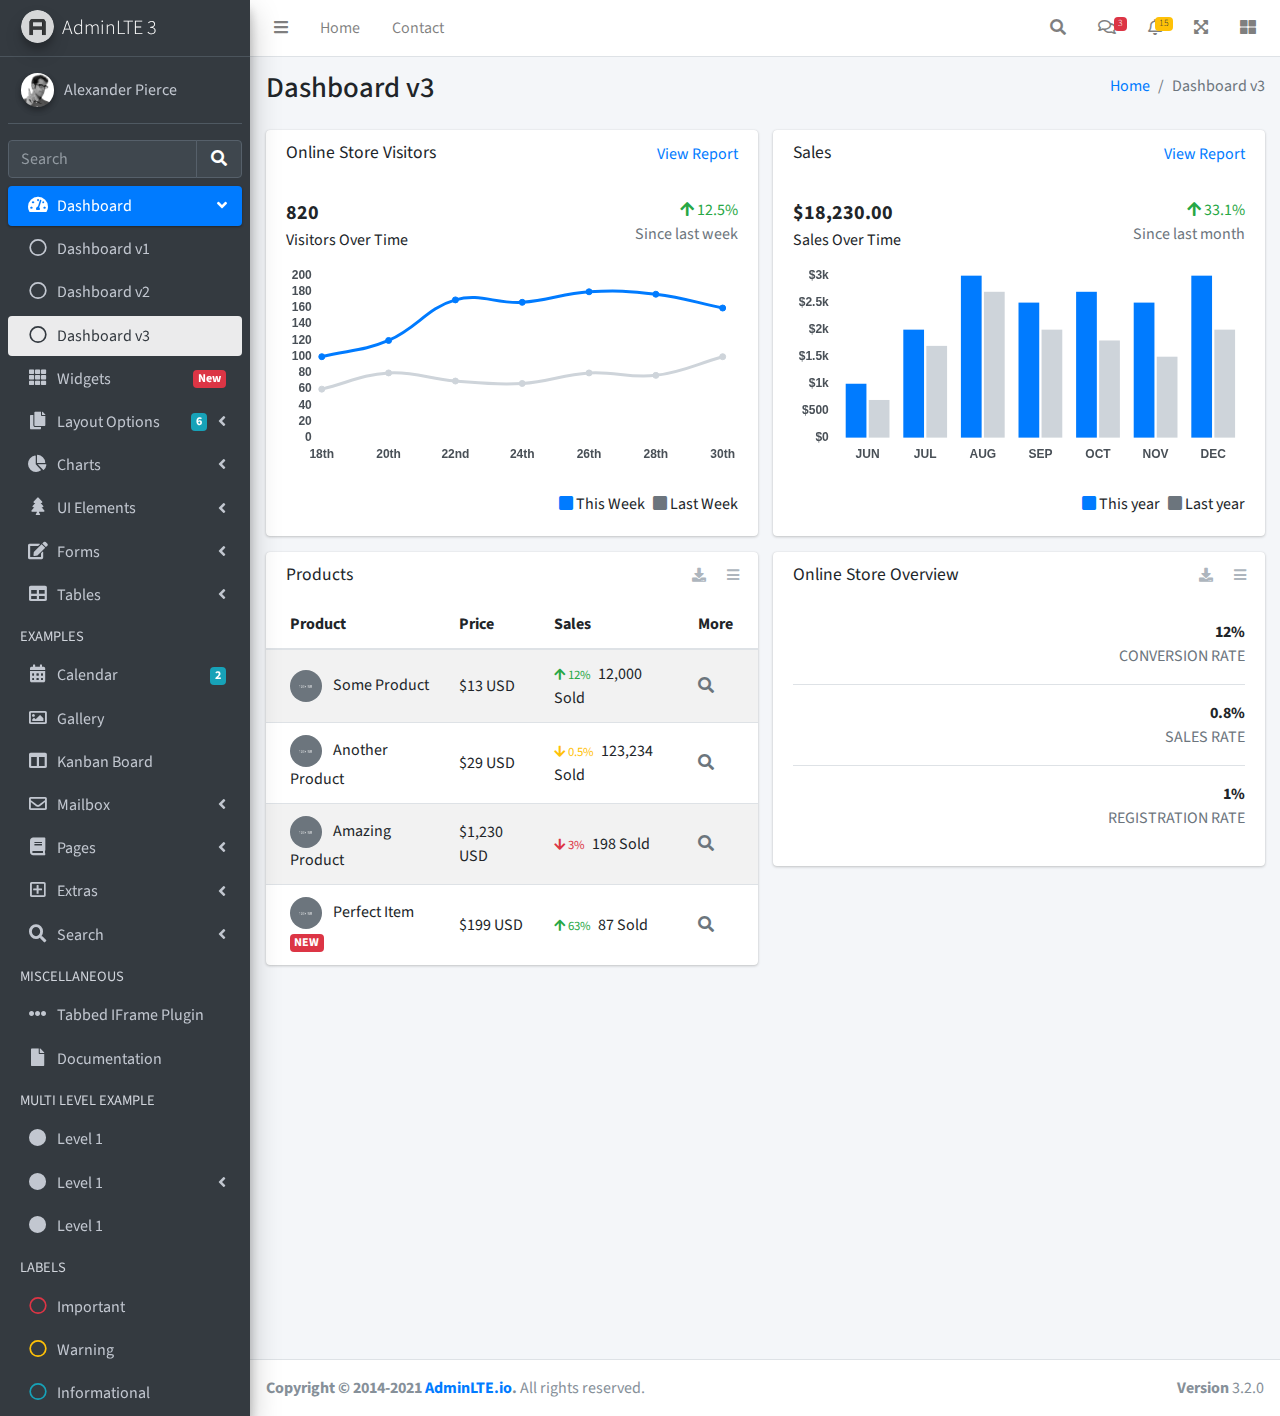
<file: Tugas-12/public/template/index3.html>
<!DOCTYPE html>
<html lang="en">
<head>
  <meta charset="utf-8">
  <meta name="viewport" content="width=device-width, initial-scale=1">
  <title>AdminLTE 3 | Dashboard 3</title>

  <!-- Google Font: Source Sans Pro -->
  <link rel="stylesheet" href="https://fonts.googleapis.com/css?family=Source+Sans+Pro:300,400,400i,700&display=fallback">
  <!-- Font Awesome Icons -->
  <link rel="stylesheet" href="plugins/fontawesome-free/css/all.min.css">
  <!-- IonIcons -->
  <link rel="stylesheet" href="https://code.ionicframework.com/ionicons/2.0.1/css/ionicons.min.css">
  <!-- Theme style -->
  <link rel="stylesheet" href="dist/css/adminlte.min.css">
</head>
<!--
`body` tag options:

  Apply one or more of the following classes to to the body tag
  to get the desired effect

  * sidebar-collapse
  * sidebar-mini
-->
<body class="hold-transition sidebar-mini">
<div class="wrapper">
  <!-- Navbar -->
  <nav class="main-header navbar navbar-expand navbar-white navbar-light">
    <!-- Left navbar links -->
    <ul class="navbar-nav">
      <li class="nav-item">
        <a class="nav-link" data-widget="pushmenu" href="#" role="button"><i class="fas fa-bars"></i></a>
      </li>
      <li class="nav-item d-none d-sm-inline-block">
        <a href="index3.html" class="nav-link">Home</a>
      </li>
      <li class="nav-item d-none d-sm-inline-block">
        <a href="#" class="nav-link">Contact</a>
      </li>
    </ul>

    <!-- Right navbar links -->
    <ul class="navbar-nav ml-auto">
      <!-- Navbar Search -->
      <li class="nav-item">
        <a class="nav-link" data-widget="navbar-search" href="#" role="button">
          <i class="fas fa-search"></i>
        </a>
        <div class="navbar-search-block">
          <form class="form-inline">
            <div class="input-group input-group-sm">
              <input class="form-control form-control-navbar" type="search" placeholder="Search" aria-label="Search">
              <div class="input-group-append">
                <button class="btn btn-navbar" type="submit">
                  <i class="fas fa-search"></i>
                </button>
                <button class="btn btn-navbar" type="button" data-widget="navbar-search">
                  <i class="fas fa-times"></i>
                </button>
              </div>
            </div>
          </form>
        </div>
      </li>

      <!-- Messages Dropdown Menu -->
      <li class="nav-item dropdown">
        <a class="nav-link" data-toggle="dropdown" href="#">
          <i class="far fa-comments"></i>
          <span class="badge badge-danger navbar-badge">3</span>
        </a>
        <div class="dropdown-menu dropdown-menu-lg dropdown-menu-right">
          <a href="#" class="dropdown-item">
            <!-- Message Start -->
            <div class="media">
              <img src="dist/img/user1-128x128.jpg" alt="User Avatar" class="img-size-50 mr-3 img-circle">
              <div class="media-body">
                <h3 class="dropdown-item-title">
                  Brad Diesel
                  <span class="float-right text-sm text-danger"><i class="fas fa-star"></i></span>
                </h3>
                <p class="text-sm">Call me whenever you can...</p>
                <p class="text-sm text-muted"><i class="far fa-clock mr-1"></i> 4 Hours Ago</p>
              </div>
            </div>
            <!-- Message End -->
          </a>
          <div class="dropdown-divider"></div>
          <a href="#" class="dropdown-item">
            <!-- Message Start -->
            <div class="media">
              <img src="dist/img/user8-128x128.jpg" alt="User Avatar" class="img-size-50 img-circle mr-3">
              <div class="media-body">
                <h3 class="dropdown-item-title">
                  John Pierce
                  <span class="float-right text-sm text-muted"><i class="fas fa-star"></i></span>
                </h3>
                <p class="text-sm">I got your message bro</p>
                <p class="text-sm text-muted"><i class="far fa-clock mr-1"></i> 4 Hours Ago</p>
              </div>
            </div>
            <!-- Message End -->
          </a>
          <div class="dropdown-divider"></div>
          <a href="#" class="dropdown-item">
            <!-- Message Start -->
            <div class="media">
              <img src="dist/img/user3-128x128.jpg" alt="User Avatar" class="img-size-50 img-circle mr-3">
              <div class="media-body">
                <h3 class="dropdown-item-title">
                  Nora Silvester
                  <span class="float-right text-sm text-warning"><i class="fas fa-star"></i></span>
                </h3>
                <p class="text-sm">The subject goes here</p>
                <p class="text-sm text-muted"><i class="far fa-clock mr-1"></i> 4 Hours Ago</p>
              </div>
            </div>
            <!-- Message End -->
          </a>
          <div class="dropdown-divider"></div>
          <a href="#" class="dropdown-item dropdown-footer">See All Messages</a>
        </div>
      </li>
      <!-- Notifications Dropdown Menu -->
      <li class="nav-item dropdown">
        <a class="nav-link" data-toggle="dropdown" href="#">
          <i class="far fa-bell"></i>
          <span class="badge badge-warning navbar-badge">15</span>
        </a>
        <div class="dropdown-menu dropdown-menu-lg dropdown-menu-right">
          <span class="dropdown-item dropdown-header">15 Notifications</span>
          <div class="dropdown-divider"></div>
          <a href="#" class="dropdown-item">
            <i class="fas fa-envelope mr-2"></i> 4 new messages
            <span class="float-right text-muted text-sm">3 mins</span>
          </a>
          <div class="dropdown-divider"></div>
          <a href="#" class="dropdown-item">
            <i class="fas fa-users mr-2"></i> 8 friend requests
            <span class="float-right text-muted text-sm">12 hours</span>
          </a>
          <div class="dropdown-divider"></div>
          <a href="#" class="dropdown-item">
            <i class="fas fa-file mr-2"></i> 3 new reports
            <span class="float-right text-muted text-sm">2 days</span>
          </a>
          <div class="dropdown-divider"></div>
          <a href="#" class="dropdown-item dropdown-footer">See All Notifications</a>
        </div>
      </li>
      <li class="nav-item">
        <a class="nav-link" data-widget="fullscreen" href="#" role="button">
          <i class="fas fa-expand-arrows-alt"></i>
        </a>
      </li>
      <li class="nav-item">
        <a class="nav-link" data-widget="control-sidebar" data-slide="true" href="#" role="button">
          <i class="fas fa-th-large"></i>
        </a>
      </li>
    </ul>
  </nav>
  <!-- /.navbar -->

  <!-- Main Sidebar Container -->
  <aside class="main-sidebar sidebar-dark-primary elevation-4">
    <!-- Brand Logo -->
    <a href="index3.html" class="brand-link">
      <img src="dist/img/AdminLTELogo.png" alt="AdminLTE Logo" class="brand-image img-circle elevation-3" style="opacity: .8">
      <span class="brand-text font-weight-light">AdminLTE 3</span>
    </a>

    <!-- Sidebar -->
    <div class="sidebar">
      <!-- Sidebar user panel (optional) -->
      <div class="user-panel mt-3 pb-3 mb-3 d-flex">
        <div class="image">
          <img src="dist/img/user2-160x160.jpg" class="img-circle elevation-2" alt="User Image">
        </div>
        <div class="info">
          <a href="#" class="d-block">Alexander Pierce</a>
        </div>
      </div>

      <!-- SidebarSearch Form -->
      <div class="form-inline">
        <div class="input-group" data-widget="sidebar-search">
          <input class="form-control form-control-sidebar" type="search" placeholder="Search" aria-label="Search">
          <div class="input-group-append">
            <button class="btn btn-sidebar">
              <i class="fas fa-search fa-fw"></i>
            </button>
          </div>
        </div>
      </div>

      <!-- Sidebar Menu -->
      <nav class="mt-2">
        <ul class="nav nav-pills nav-sidebar flex-column" data-widget="treeview" role="menu" data-accordion="false">
          <!-- Add icons to the links using the .nav-icon class
               with font-awesome or any other icon font library -->
          <li class="nav-item menu-open">
            <a href="#" class="nav-link active">
              <i class="nav-icon fas fa-tachometer-alt"></i>
              <p>
                Dashboard
                <i class="right fas fa-angle-left"></i>
              </p>
            </a>
            <ul class="nav nav-treeview">
              <li class="nav-item">
                <a href="./index.html" class="nav-link">
                  <i class="far fa-circle nav-icon"></i>
                  <p>Dashboard v1</p>
                </a>
              </li>
              <li class="nav-item">
                <a href="./index2.html" class="nav-link">
                  <i class="far fa-circle nav-icon"></i>
                  <p>Dashboard v2</p>
                </a>
              </li>
              <li class="nav-item">
                <a href="./index3.html" class="nav-link active">
                  <i class="far fa-circle nav-icon"></i>
                  <p>Dashboard v3</p>
                </a>
              </li>
            </ul>
          </li>
          <li class="nav-item">
            <a href="pages/widgets.html" class="nav-link">
              <i class="nav-icon fas fa-th"></i>
              <p>
                Widgets
                <span class="right badge badge-danger">New</span>
              </p>
            </a>
          </li>
          <li class="nav-item">
            <a href="#" class="nav-link">
              <i class="nav-icon fas fa-copy"></i>
              <p>
                Layout Options
                <i class="fas fa-angle-left right"></i>
                <span class="badge badge-info right">6</span>
              </p>
            </a>
            <ul class="nav nav-treeview">
              <li class="nav-item">
                <a href="pages/layout/top-nav.html" class="nav-link">
                  <i class="far fa-circle nav-icon"></i>
                  <p>Top Navigation</p>
                </a>
              </li>
              <li class="nav-item">
                <a href="pages/layout/top-nav-sidebar.html" class="nav-link">
                  <i class="far fa-circle nav-icon"></i>
                  <p>Top Navigation + Sidebar</p>
                </a>
              </li>
              <li class="nav-item">
                <a href="pages/layout/boxed.html" class="nav-link">
                  <i class="far fa-circle nav-icon"></i>
                  <p>Boxed</p>
                </a>
              </li>
              <li class="nav-item">
                <a href="pages/layout/fixed-sidebar.html" class="nav-link">
                  <i class="far fa-circle nav-icon"></i>
                  <p>Fixed Sidebar</p>
                </a>
              </li>
              <li class="nav-item">
                <a href="pages/layout/fixed-sidebar-custom.html" class="nav-link">
                  <i class="far fa-circle nav-icon"></i>
                  <p>Fixed Sidebar <small>+ Custom Area</small></p>
                </a>
              </li>
              <li class="nav-item">
                <a href="pages/layout/fixed-topnav.html" class="nav-link">
                  <i class="far fa-circle nav-icon"></i>
                  <p>Fixed Navbar</p>
                </a>
              </li>
              <li class="nav-item">
                <a href="pages/layout/fixed-footer.html" class="nav-link">
                  <i class="far fa-circle nav-icon"></i>
                  <p>Fixed Footer</p>
                </a>
              </li>
              <li class="nav-item">
                <a href="pages/layout/collapsed-sidebar.html" class="nav-link">
                  <i class="far fa-circle nav-icon"></i>
                  <p>Collapsed Sidebar</p>
                </a>
              </li>
            </ul>
          </li>
          <li class="nav-item">
            <a href="#" class="nav-link">
              <i class="nav-icon fas fa-chart-pie"></i>
              <p>
                Charts
                <i class="right fas fa-angle-left"></i>
              </p>
            </a>
            <ul class="nav nav-treeview">
              <li class="nav-item">
                <a href="pages/charts/chartjs.html" class="nav-link">
                  <i class="far fa-circle nav-icon"></i>
                  <p>ChartJS</p>
                </a>
              </li>
              <li class="nav-item">
                <a href="pages/charts/flot.html" class="nav-link">
                  <i class="far fa-circle nav-icon"></i>
                  <p>Flot</p>
                </a>
              </li>
              <li class="nav-item">
                <a href="pages/charts/inline.html" class="nav-link">
                  <i class="far fa-circle nav-icon"></i>
                  <p>Inline</p>
                </a>
              </li>
              <li class="nav-item">
                <a href="pages/charts/uplot.html" class="nav-link">
                  <i class="far fa-circle nav-icon"></i>
                  <p>uPlot</p>
                </a>
              </li>
            </ul>
          </li>
          <li class="nav-item">
            <a href="#" class="nav-link">
              <i class="nav-icon fas fa-tree"></i>
              <p>
                UI Elements
                <i class="fas fa-angle-left right"></i>
              </p>
            </a>
            <ul class="nav nav-treeview">
              <li class="nav-item">
                <a href="pages/UI/general.html" class="nav-link">
                  <i class="far fa-circle nav-icon"></i>
                  <p>General</p>
                </a>
              </li>
              <li class="nav-item">
                <a href="pages/UI/icons.html" class="nav-link">
                  <i class="far fa-circle nav-icon"></i>
                  <p>Icons</p>
                </a>
              </li>
              <li class="nav-item">
                <a href="pages/UI/buttons.html" class="nav-link">
                  <i class="far fa-circle nav-icon"></i>
                  <p>Buttons</p>
                </a>
              </li>
              <li class="nav-item">
                <a href="pages/UI/sliders.html" class="nav-link">
                  <i class="far fa-circle nav-icon"></i>
                  <p>Sliders</p>
                </a>
              </li>
              <li class="nav-item">
                <a href="pages/UI/modals.html" class="nav-link">
                  <i class="far fa-circle nav-icon"></i>
                  <p>Modals & Alerts</p>
                </a>
              </li>
              <li class="nav-item">
                <a href="pages/UI/navbar.html" class="nav-link">
                  <i class="far fa-circle nav-icon"></i>
                  <p>Navbar & Tabs</p>
                </a>
              </li>
              <li class="nav-item">
                <a href="pages/UI/timeline.html" class="nav-link">
                  <i class="far fa-circle nav-icon"></i>
                  <p>Timeline</p>
                </a>
              </li>
              <li class="nav-item">
                <a href="pages/UI/ribbons.html" class="nav-link">
                  <i class="far fa-circle nav-icon"></i>
                  <p>Ribbons</p>
                </a>
              </li>
            </ul>
          </li>
          <li class="nav-item">
            <a href="#" class="nav-link">
              <i class="nav-icon fas fa-edit"></i>
              <p>
                Forms
                <i class="fas fa-angle-left right"></i>
              </p>
            </a>
            <ul class="nav nav-treeview">
              <li class="nav-item">
                <a href="pages/forms/general.html" class="nav-link">
                  <i class="far fa-circle nav-icon"></i>
                  <p>General Elements</p>
                </a>
              </li>
              <li class="nav-item">
                <a href="pages/forms/advanced.html" class="nav-link">
                  <i class="far fa-circle nav-icon"></i>
                  <p>Advanced Elements</p>
                </a>
              </li>
              <li class="nav-item">
                <a href="pages/forms/editors.html" class="nav-link">
                  <i class="far fa-circle nav-icon"></i>
                  <p>Editors</p>
                </a>
              </li>
              <li class="nav-item">
                <a href="pages/forms/validation.html" class="nav-link">
                  <i class="far fa-circle nav-icon"></i>
                  <p>Validation</p>
                </a>
              </li>
            </ul>
          </li>
          <li class="nav-item">
            <a href="#" class="nav-link">
              <i class="nav-icon fas fa-table"></i>
              <p>
                Tables
                <i class="fas fa-angle-left right"></i>
              </p>
            </a>
            <ul class="nav nav-treeview">
              <li class="nav-item">
                <a href="pages/tables/simple.html" class="nav-link">
                  <i class="far fa-circle nav-icon"></i>
                  <p>Simple Tables</p>
                </a>
              </li>
              <li class="nav-item">
                <a href="pages/tables/data.html" class="nav-link">
                  <i class="far fa-circle nav-icon"></i>
                  <p>DataTables</p>
                </a>
              </li>
              <li class="nav-item">
                <a href="pages/tables/jsgrid.html" class="nav-link">
                  <i class="far fa-circle nav-icon"></i>
                  <p>jsGrid</p>
                </a>
              </li>
            </ul>
          </li>
          <li class="nav-header">EXAMPLES</li>
          <li class="nav-item">
            <a href="pages/calendar.html" class="nav-link">
              <i class="nav-icon fas fa-calendar-alt"></i>
              <p>
                Calendar
                <span class="badge badge-info right">2</span>
              </p>
            </a>
          </li>
          <li class="nav-item">
            <a href="pages/gallery.html" class="nav-link">
              <i class="nav-icon far fa-image"></i>
              <p>
                Gallery
              </p>
            </a>
          </li>
          <li class="nav-item">
            <a href="pages/kanban.html" class="nav-link">
              <i class="nav-icon fas fa-columns"></i>
              <p>
                Kanban Board
              </p>
            </a>
          </li>
          <li class="nav-item">
            <a href="#" class="nav-link">
              <i class="nav-icon far fa-envelope"></i>
              <p>
                Mailbox
                <i class="fas fa-angle-left right"></i>
              </p>
            </a>
            <ul class="nav nav-treeview">
              <li class="nav-item">
                <a href="pages/mailbox/mailbox.html" class="nav-link">
                  <i class="far fa-circle nav-icon"></i>
                  <p>Inbox</p>
                </a>
              </li>
              <li class="nav-item">
                <a href="pages/mailbox/compose.html" class="nav-link">
                  <i class="far fa-circle nav-icon"></i>
                  <p>Compose</p>
                </a>
              </li>
              <li class="nav-item">
                <a href="pages/mailbox/read-mail.html" class="nav-link">
                  <i class="far fa-circle nav-icon"></i>
                  <p>Read</p>
                </a>
              </li>
            </ul>
          </li>
          <li class="nav-item">
            <a href="#" class="nav-link">
              <i class="nav-icon fas fa-book"></i>
              <p>
                Pages
                <i class="fas fa-angle-left right"></i>
              </p>
            </a>
            <ul class="nav nav-treeview">
              <li class="nav-item">
                <a href="pages/examples/invoice.html" class="nav-link">
                  <i class="far fa-circle nav-icon"></i>
                  <p>Invoice</p>
                </a>
              </li>
              <li class="nav-item">
                <a href="pages/examples/profile.html" class="nav-link">
                  <i class="far fa-circle nav-icon"></i>
                  <p>Profile</p>
                </a>
              </li>
              <li class="nav-item">
                <a href="pages/examples/e-commerce.html" class="nav-link">
                  <i class="far fa-circle nav-icon"></i>
                  <p>E-commerce</p>
                </a>
              </li>
              <li class="nav-item">
                <a href="pages/examples/projects.html" class="nav-link">
                  <i class="far fa-circle nav-icon"></i>
                  <p>Projects</p>
                </a>
              </li>
              <li class="nav-item">
                <a href="pages/examples/project-add.html" class="nav-link">
                  <i class="far fa-circle nav-icon"></i>
                  <p>Project Add</p>
                </a>
              </li>
              <li class="nav-item">
                <a href="pages/examples/project-edit.html" class="nav-link">
                  <i class="far fa-circle nav-icon"></i>
                  <p>Project Edit</p>
                </a>
              </li>
              <li class="nav-item">
                <a href="pages/examples/project-detail.html" class="nav-link">
                  <i class="far fa-circle nav-icon"></i>
                  <p>Project Detail</p>
                </a>
              </li>
              <li class="nav-item">
                <a href="pages/examples/contacts.html" class="nav-link">
                  <i class="far fa-circle nav-icon"></i>
                  <p>Contacts</p>
                </a>
              </li>
              <li class="nav-item">
                <a href="pages/examples/faq.html" class="nav-link">
                  <i class="far fa-circle nav-icon"></i>
                  <p>FAQ</p>
                </a>
              </li>
              <li class="nav-item">
                <a href="pages/examples/contact-us.html" class="nav-link">
                  <i class="far fa-circle nav-icon"></i>
                  <p>Contact us</p>
                </a>
              </li>
            </ul>
          </li>
          <li class="nav-item">
            <a href="#" class="nav-link">
              <i class="nav-icon far fa-plus-square"></i>
              <p>
                Extras
                <i class="fas fa-angle-left right"></i>
              </p>
            </a>
            <ul class="nav nav-treeview">
              <li class="nav-item">
                <a href="#" class="nav-link">
                  <i class="far fa-circle nav-icon"></i>
                  <p>
                    Login & Register v1
                    <i class="fas fa-angle-left right"></i>
                  </p>
                </a>
                <ul class="nav nav-treeview">
                  <li class="nav-item">
                    <a href="pages/examples/login.html" class="nav-link">
                      <i class="far fa-circle nav-icon"></i>
                      <p>Login v1</p>
                    </a>
                  </li>
                  <li class="nav-item">
                    <a href="pages/examples/register.html" class="nav-link">
                      <i class="far fa-circle nav-icon"></i>
                      <p>Register v1</p>
                    </a>
                  </li>
                  <li class="nav-item">
                    <a href="pages/examples/forgot-password.html" class="nav-link">
                      <i class="far fa-circle nav-icon"></i>
                      <p>Forgot Password v1</p>
                    </a>
                  </li>
                  <li class="nav-item">
                    <a href="pages/examples/recover-password.html" class="nav-link">
                      <i class="far fa-circle nav-icon"></i>
                      <p>Recover Password v1</p>
                    </a>
                  </li>
                </ul>
              </li>
              <li class="nav-item">
                <a href="#" class="nav-link">
                  <i class="far fa-circle nav-icon"></i>
                  <p>
                    Login & Register v2
                    <i class="fas fa-angle-left right"></i>
                  </p>
                </a>
                <ul class="nav nav-treeview">
                  <li class="nav-item">
                    <a href="pages/examples/login-v2.html" class="nav-link">
                      <i class="far fa-circle nav-icon"></i>
                      <p>Login v2</p>
                    </a>
                  </li>
                  <li class="nav-item">
                    <a href="pages/examples/register-v2.html" class="nav-link">
                      <i class="far fa-circle nav-icon"></i>
                      <p>Register v2</p>
                    </a>
                  </li>
                  <li class="nav-item">
                    <a href="pages/examples/forgot-password-v2.html" class="nav-link">
                      <i class="far fa-circle nav-icon"></i>
                      <p>Forgot Password v2</p>
                    </a>
                  </li>
                  <li class="nav-item">
                    <a href="pages/examples/recover-password-v2.html" class="nav-link">
                      <i class="far fa-circle nav-icon"></i>
                      <p>Recover Password v2</p>
                    </a>
                  </li>
                </ul>
              </li>
              <li class="nav-item">
                <a href="pages/examples/lockscreen.html" class="nav-link">
                  <i class="far fa-circle nav-icon"></i>
                  <p>Lockscreen</p>
                </a>
              </li>
              <li class="nav-item">
                <a href="pages/examples/legacy-user-menu.html" class="nav-link">
                  <i class="far fa-circle nav-icon"></i>
                  <p>Legacy User Menu</p>
                </a>
              </li>
              <li class="nav-item">
                <a href="pages/examples/language-menu.html" class="nav-link">
                  <i class="far fa-circle nav-icon"></i>
                  <p>Language Menu</p>
                </a>
              </li>
              <li class="nav-item">
                <a href="pages/examples/404.html" class="nav-link">
                  <i class="far fa-circle nav-icon"></i>
                  <p>Error 404</p>
                </a>
              </li>
              <li class="nav-item">
                <a href="pages/examples/500.html" class="nav-link">
                  <i class="far fa-circle nav-icon"></i>
                  <p>Error 500</p>
                </a>
              </li>
              <li class="nav-item">
                <a href="pages/examples/pace.html" class="nav-link">
                  <i class="far fa-circle nav-icon"></i>
                  <p>Pace</p>
                </a>
              </li>
              <li class="nav-item">
                <a href="pages/examples/blank.html" class="nav-link">
                  <i class="far fa-circle nav-icon"></i>
                  <p>Blank Page</p>
                </a>
              </li>
              <li class="nav-item">
                <a href="starter.html" class="nav-link">
                  <i class="far fa-circle nav-icon"></i>
                  <p>Starter Page</p>
                </a>
              </li>
            </ul>
          </li>
          <li class="nav-item">
            <a href="#" class="nav-link">
              <i class="nav-icon fas fa-search"></i>
              <p>
                Search
                <i class="fas fa-angle-left right"></i>
              </p>
            </a>
            <ul class="nav nav-treeview">
              <li class="nav-item">
                <a href="pages/search/simple.html" class="nav-link">
                  <i class="far fa-circle nav-icon"></i>
                  <p>Simple Search</p>
                </a>
              </li>
              <li class="nav-item">
                <a href="pages/search/enhanced.html" class="nav-link">
                  <i class="far fa-circle nav-icon"></i>
                  <p>Enhanced</p>
                </a>
              </li>
            </ul>
          </li>
          <li class="nav-header">MISCELLANEOUS</li>
          <li class="nav-item">
            <a href="iframe.html" class="nav-link">
              <i class="nav-icon fas fa-ellipsis-h"></i>
              <p>Tabbed IFrame Plugin</p>
            </a>
          </li>
          <li class="nav-item">
            <a href="https://adminlte.io/docs/3.1/" class="nav-link">
              <i class="nav-icon fas fa-file"></i>
              <p>Documentation</p>
            </a>
          </li>
          <li class="nav-header">MULTI LEVEL EXAMPLE</li>
          <li class="nav-item">
            <a href="#" class="nav-link">
              <i class="fas fa-circle nav-icon"></i>
              <p>Level 1</p>
            </a>
          </li>
          <li class="nav-item">
            <a href="#" class="nav-link">
              <i class="nav-icon fas fa-circle"></i>
              <p>
                Level 1
                <i class="right fas fa-angle-left"></i>
              </p>
            </a>
            <ul class="nav nav-treeview">
              <li class="nav-item">
                <a href="#" class="nav-link">
                  <i class="far fa-circle nav-icon"></i>
                  <p>Level 2</p>
                </a>
              </li>
              <li class="nav-item">
                <a href="#" class="nav-link">
                  <i class="far fa-circle nav-icon"></i>
                  <p>
                    Level 2
                    <i class="right fas fa-angle-left"></i>
                  </p>
                </a>
                <ul class="nav nav-treeview">
                  <li class="nav-item">
                    <a href="#" class="nav-link">
                      <i class="far fa-dot-circle nav-icon"></i>
                      <p>Level 3</p>
                    </a>
                  </li>
                  <li class="nav-item">
                    <a href="#" class="nav-link">
                      <i class="far fa-dot-circle nav-icon"></i>
                      <p>Level 3</p>
                    </a>
                  </li>
                  <li class="nav-item">
                    <a href="#" class="nav-link">
                      <i class="far fa-dot-circle nav-icon"></i>
                      <p>Level 3</p>
                    </a>
                  </li>
                </ul>
              </li>
              <li class="nav-item">
                <a href="#" class="nav-link">
                  <i class="far fa-circle nav-icon"></i>
                  <p>Level 2</p>
                </a>
              </li>
            </ul>
          </li>
          <li class="nav-item">
            <a href="#" class="nav-link">
              <i class="fas fa-circle nav-icon"></i>
              <p>Level 1</p>
            </a>
          </li>
          <li class="nav-header">LABELS</li>
          <li class="nav-item">
            <a href="#" class="nav-link">
              <i class="nav-icon far fa-circle text-danger"></i>
              <p class="text">Important</p>
            </a>
          </li>
          <li class="nav-item">
            <a href="#" class="nav-link">
              <i class="nav-icon far fa-circle text-warning"></i>
              <p>Warning</p>
            </a>
          </li>
          <li class="nav-item">
            <a href="#" class="nav-link">
              <i class="nav-icon far fa-circle text-info"></i>
              <p>Informational</p>
            </a>
          </li>
        </ul>
      </nav>
      <!-- /.sidebar-menu -->
    </div>
    <!-- /.sidebar -->
  </aside>

  <!-- Content Wrapper. Contains page content -->
  <div class="content-wrapper">
    <!-- Content Header (Page header) -->
    <div class="content-header">
      <div class="container-fluid">
        <div class="row mb-2">
          <div class="col-sm-6">
            <h1 class="m-0">Dashboard v3</h1>
          </div><!-- /.col -->
          <div class="col-sm-6">
            <ol class="breadcrumb float-sm-right">
              <li class="breadcrumb-item"><a href="#">Home</a></li>
              <li class="breadcrumb-item active">Dashboard v3</li>
            </ol>
          </div><!-- /.col -->
        </div><!-- /.row -->
      </div><!-- /.container-fluid -->
    </div>
    <!-- /.content-header -->

    <!-- Main content -->
    <div class="content">
      <div class="container-fluid">
        <div class="row">
          <div class="col-lg-6">
            <div class="card">
              <div class="card-header border-0">
                <div class="d-flex justify-content-between">
                  <h3 class="card-title">Online Store Visitors</h3>
                  <a href="javascript:void(0);">View Report</a>
                </div>
              </div>
              <div class="card-body">
                <div class="d-flex">
                  <p class="d-flex flex-column">
                    <span class="text-bold text-lg">820</span>
                    <span>Visitors Over Time</span>
                  </p>
                  <p class="ml-auto d-flex flex-column text-right">
                    <span class="text-success">
                      <i class="fas fa-arrow-up"></i> 12.5%
                    </span>
                    <span class="text-muted">Since last week</span>
                  </p>
                </div>
                <!-- /.d-flex -->

                <div class="position-relative mb-4">
                  <canvas id="visitors-chart" height="200"></canvas>
                </div>

                <div class="d-flex flex-row justify-content-end">
                  <span class="mr-2">
                    <i class="fas fa-square text-primary"></i> This Week
                  </span>

                  <span>
                    <i class="fas fa-square text-gray"></i> Last Week
                  </span>
                </div>
              </div>
            </div>
            <!-- /.card -->

            <div class="card">
              <div class="card-header border-0">
                <h3 class="card-title">Products</h3>
                <div class="card-tools">
                  <a href="#" class="btn btn-tool btn-sm">
                    <i class="fas fa-download"></i>
                  </a>
                  <a href="#" class="btn btn-tool btn-sm">
                    <i class="fas fa-bars"></i>
                  </a>
                </div>
              </div>
              <div class="card-body table-responsive p-0">
                <table class="table table-striped table-valign-middle">
                  <thead>
                  <tr>
                    <th>Product</th>
                    <th>Price</th>
                    <th>Sales</th>
                    <th>More</th>
                  </tr>
                  </thead>
                  <tbody>
                  <tr>
                    <td>
                      <img src="dist/img/default-150x150.png" alt="Product 1" class="img-circle img-size-32 mr-2">
                      Some Product
                    </td>
                    <td>$13 USD</td>
                    <td>
                      <small class="text-success mr-1">
                        <i class="fas fa-arrow-up"></i>
                        12%
                      </small>
                      12,000 Sold
                    </td>
                    <td>
                      <a href="#" class="text-muted">
                        <i class="fas fa-search"></i>
                      </a>
                    </td>
                  </tr>
                  <tr>
                    <td>
                      <img src="dist/img/default-150x150.png" alt="Product 1" class="img-circle img-size-32 mr-2">
                      Another Product
                    </td>
                    <td>$29 USD</td>
                    <td>
                      <small class="text-warning mr-1">
                        <i class="fas fa-arrow-down"></i>
                        0.5%
                      </small>
                      123,234 Sold
                    </td>
                    <td>
                      <a href="#" class="text-muted">
                        <i class="fas fa-search"></i>
                      </a>
                    </td>
                  </tr>
                  <tr>
                    <td>
                      <img src="dist/img/default-150x150.png" alt="Product 1" class="img-circle img-size-32 mr-2">
                      Amazing Product
                    </td>
                    <td>$1,230 USD</td>
                    <td>
                      <small class="text-danger mr-1">
                        <i class="fas fa-arrow-down"></i>
                        3%
                      </small>
                      198 Sold
                    </td>
                    <td>
                      <a href="#" class="text-muted">
                        <i class="fas fa-search"></i>
                      </a>
                    </td>
                  </tr>
                  <tr>
                    <td>
                      <img src="dist/img/default-150x150.png" alt="Product 1" class="img-circle img-size-32 mr-2">
                      Perfect Item
                      <span class="badge bg-danger">NEW</span>
                    </td>
                    <td>$199 USD</td>
                    <td>
                      <small class="text-success mr-1">
                        <i class="fas fa-arrow-up"></i>
                        63%
                      </small>
                      87 Sold
                    </td>
                    <td>
                      <a href="#" class="text-muted">
                        <i class="fas fa-search"></i>
                      </a>
                    </td>
                  </tr>
                  </tbody>
                </table>
              </div>
            </div>
            <!-- /.card -->
          </div>
          <!-- /.col-md-6 -->
          <div class="col-lg-6">
            <div class="card">
              <div class="card-header border-0">
                <div class="d-flex justify-content-between">
                  <h3 class="card-title">Sales</h3>
                  <a href="javascript:void(0);">View Report</a>
                </div>
              </div>
              <div class="card-body">
                <div class="d-flex">
                  <p class="d-flex flex-column">
                    <span class="text-bold text-lg">$18,230.00</span>
                    <span>Sales Over Time</span>
                  </p>
                  <p class="ml-auto d-flex flex-column text-right">
                    <span class="text-success">
                      <i class="fas fa-arrow-up"></i> 33.1%
                    </span>
                    <span class="text-muted">Since last month</span>
                  </p>
                </div>
                <!-- /.d-flex -->

                <div class="position-relative mb-4">
                  <canvas id="sales-chart" height="200"></canvas>
                </div>

                <div class="d-flex flex-row justify-content-end">
                  <span class="mr-2">
                    <i class="fas fa-square text-primary"></i> This year
                  </span>

                  <span>
                    <i class="fas fa-square text-gray"></i> Last year
                  </span>
                </div>
              </div>
            </div>
            <!-- /.card -->

            <div class="card">
              <div class="card-header border-0">
                <h3 class="card-title">Online Store Overview</h3>
                <div class="card-tools">
                  <a href="#" class="btn btn-sm btn-tool">
                    <i class="fas fa-download"></i>
                  </a>
                  <a href="#" class="btn btn-sm btn-tool">
                    <i class="fas fa-bars"></i>
                  </a>
                </div>
              </div>
              <div class="card-body">
                <div class="d-flex justify-content-between align-items-center border-bottom mb-3">
                  <p class="text-success text-xl">
                    <i class="ion ion-ios-refresh-empty"></i>
                  </p>
                  <p class="d-flex flex-column text-right">
                    <span class="font-weight-bold">
                      <i class="ion ion-android-arrow-up text-success"></i> 12%
                    </span>
                    <span class="text-muted">CONVERSION RATE</span>
                  </p>
                </div>
                <!-- /.d-flex -->
                <div class="d-flex justify-content-between align-items-center border-bottom mb-3">
                  <p class="text-warning text-xl">
                    <i class="ion ion-ios-cart-outline"></i>
                  </p>
                  <p class="d-flex flex-column text-right">
                    <span class="font-weight-bold">
                      <i class="ion ion-android-arrow-up text-warning"></i> 0.8%
                    </span>
                    <span class="text-muted">SALES RATE</span>
                  </p>
                </div>
                <!-- /.d-flex -->
                <div class="d-flex justify-content-between align-items-center mb-0">
                  <p class="text-danger text-xl">
                    <i class="ion ion-ios-people-outline"></i>
                  </p>
                  <p class="d-flex flex-column text-right">
                    <span class="font-weight-bold">
                      <i class="ion ion-android-arrow-down text-danger"></i> 1%
                    </span>
                    <span class="text-muted">REGISTRATION RATE</span>
                  </p>
                </div>
                <!-- /.d-flex -->
              </div>
            </div>
          </div>
          <!-- /.col-md-6 -->
        </div>
        <!-- /.row -->
      </div>
      <!-- /.container-fluid -->
    </div>
    <!-- /.content -->
  </div>
  <!-- /.content-wrapper -->

  <!-- Control Sidebar -->
  <aside class="control-sidebar control-sidebar-dark">
    <!-- Control sidebar content goes here -->
  </aside>
  <!-- /.control-sidebar -->

  <!-- Main Footer -->
  <footer class="main-footer">
    <strong>Copyright &copy; 2014-2021 <a href="https://adminlte.io">AdminLTE.io</a>.</strong>
    All rights reserved.
    <div class="float-right d-none d-sm-inline-block">
      <b>Version</b> 3.2.0
    </div>
  </footer>
</div>
<!-- ./wrapper -->

<!-- REQUIRED SCRIPTS -->

<!-- jQuery -->
<script src="plugins/jquery/jquery.min.js"></script>
<!-- Bootstrap -->
<script src="plugins/bootstrap/js/bootstrap.bundle.min.js"></script>
<!-- AdminLTE -->
<script src="dist/js/adminlte.js"></script>

<!-- OPTIONAL SCRIPTS -->
<script src="plugins/chart.js/Chart.min.js"></script>
<!-- AdminLTE for demo purposes -->
<script src="dist/js/demo.js"></script>
<!-- AdminLTE dashboard demo (This is only for demo purposes) -->
<script src="dist/js/pages/dashboard3.js"></script>
</body>
</html>
</file>
<file: tugas-h2/style.css>
/* GLOBAL */
@import url("https://fonts.googleapis.com/css2?family=Poppins:wght@300;400;500;600&display=swap");

* {
  margin: 0;
  padding: 0;
  box-sizing: border-box;
  text-decoration: none;
  list-style: none;
  font-family: "Poppins", sans-serif;
}

/* HEADER */
header {
  background: aliceblue;
  display: flex;
  height: 60px;
  justify-content: space-between;
  top: 0;
  padding-left: 50px;
  padding-right: 50px;
  position: sticky;
}

header ul li {
  display: inline-block;
  margin-left: 30px;
}

header ul li a {
  color: rgb(42, 42, 155);
}

header ul li a:hover {
  padding-bottom: 10px;
  border-bottom: 2px solid rgb(42, 42, 155);
  transition: 0.3s all ease;
}

header ul li a:active {
  font-weight: bold;
}

ul {
  display: flex;
  align-items: center;
}

/* BODY */
body {
  background-image: url("images/pattern.jpg");
  background-position: center;
  background-repeat: no-repeat;
  background-size: cover;
  line-height: 2rem;
}

article a {
  color: rgb(42, 42, 155);
}

.container {
  width: 80%;
  margin: auto;
  margin-top: 50px;
  margin-bottom: 50px;
  background-color: white;
  padding: 20px;
  border-radius: 10px;
}

.container h1 {
  text-align: center;
  color: rgb(42, 42, 155);
}

article {
  padding-top: 50px;
  padding-bottom: 20px;
  border-bottom: 2px solid rgb(218, 218, 218);
}

/* FOOTER */
footer {
  text-align: center;
  background-color: rgb(42, 42, 155);
  color: white;
  align-items: center;
}

footer p {
  padding: 20px 0;
}
</file>
<file: Tugas-12/public/template/plugins/daterangepicker/daterangepicker.css>
.daterangepicker {
  position: absolute;
  color: inherit;
  background-color: #fff;
  border-radius: 4px;
  border: 1px solid #ddd;
  width: 278px;
  max-width: none;
  padding: 0;
  margin-top: 7px;
  top: 100px;
  left: 20px;
  z-index: 3001;
  display: none;
  font-family: arial;
  font-size: 15px;
  line-height: 1em;
}

.daterangepicker:before, .daterangepicker:after {
  position: absolute;
  display: inline-block;
  border-bottom-color: rgba(0, 0, 0, 0.2);
  content: '';
}

.daterangepicker:before {
  top: -7px;
  border-right: 7px solid transparent;
  border-left: 7px solid transparent;
  border-bottom: 7px solid #ccc;
}

.daterangepicker:after {
  top: -6px;
  border-right: 6px solid transparent;
  border-bottom: 6px solid #fff;
  border-left: 6px solid transparent;
}

.daterangepicker.opensleft:before {
  right: 9px;
}

.daterangepicker.opensleft:after {
  right: 10px;
}

.daterangepicker.openscenter:before {
  left: 0;
  right: 0;
  width: 0;
  margin-left: auto;
  margin-right: auto;
}

.daterangepicker.openscenter:after {
  left: 0;
  right: 0;
  width: 0;
  margin-left: auto;
  margin-right: auto;
}

.daterangepicker.opensright:before {
  left: 9px;
}

.daterangepicker.opensright:after {
  left: 10px;
}

.daterangepicker.drop-up {
  margin-top: -7px;
}

.daterangepicker.drop-up:before {
  top: initial;
  bottom: -7px;
  border-bottom: initial;
  border-top: 7px solid #ccc;
}

.daterangepicker.drop-up:after {
  top: initial;
  bottom: -6px;
  border-bottom: initial;
  border-top: 6px solid #fff;
}

.daterangepicker.single .daterangepicker .ranges, .daterangepicker.single .drp-calendar {
  float: none;
}

.daterangepicker.single .drp-selected {
  display: none;
}

.daterangepicker.show-calendar .drp-calendar {
  display: block;
}

.daterangepicker.show-calendar .drp-buttons {
  display: block;
}

.daterangepicker.auto-apply .drp-buttons {
  display: none;
}

.daterangepicker .drp-calendar {
  display: none;
  max-width: 270px;
}

.daterangepicker .drp-calendar.left {
  padding: 8px 0 8px 8px;
}

.daterangepicker .drp-calendar.right {
  padding: 8px;
}

.daterangepicker .drp-calendar.single .calendar-table {
  border: none;
}

.daterangepicker .calendar-table .next span, .daterangepicker .calendar-table .prev span {
  color: #fff;
  border: solid black;
  border-width: 0 2px 2px 0;
  border-radius: 0;
  display: inline-block;
  padding: 3px;
}

.daterangepicker .calendar-table .next span {
  transform: rotate(-45deg);
  -webkit-transform: rotate(-45deg);
}

.daterangepicker .calendar-table .prev span {
  transform: rotate(135deg);
  -webkit-transform: rotate(135deg);
}

.daterangepicker .calendar-table th, .daterangepicker .calendar-table td {
  white-space: nowrap;
  text-align: center;
  vertical-align: middle;
  min-width: 32px;
  width: 32px;
  height: 24px;
  line-height: 24px;
  font-size: 12px;
  border-radius: 4px;
  border: 1px solid transparent;
  white-space: nowrap;
  cursor: pointer;
}

.daterangepicker .calendar-table {
  border: 1px solid #fff;
  border-radius: 4px;
  background-color: #fff;
}

.daterangepicker .calendar-table table {
  width: 100%;
  margin: 0;
  border-spacing: 0;
  border-collapse: collapse;
}

.daterangepicker td.available:hover, .daterangepicker th.available:hover {
  background-color: #eee;
  border-color: transparent;
  color: inherit;
}

.daterangepicker td.week, .daterangepicker th.week {
  font-size: 80%;
  color: #ccc;
}

.daterangepicker td.off, .daterangepicker td.off.in-range, .daterangepicker td.off.start-date, .daterangepicker td.off.end-date {
  background-color: #fff;
  border-color: transparent;
  color: #999;
}

.daterangepicker td.in-range {
  background-color: #ebf4f8;
  border-color: transparent;
  color: #000;
  border-radius: 0;
}

.daterangepicker td.start-date {
  border-radius: 4px 0 0 4px;
}

.daterangepicker td.end-date {
  border-radius: 0 4px 4px 0;
}

.daterangepicker td.start-date.end-date {
  border-radius: 4px;
}

.daterangepicker td.active, .daterangepicker td.active:hover {
  background-color: #357ebd;
  border-color: transparent;
  color: #fff;
}

.daterangepicker th.month {
  width: auto;
}

.daterangepicker td.disabled, .daterangepicker option.disabled {
  color: #999;
  cursor: not-allowed;
  text-decoration: line-through;
}

.daterangepicker select.monthselect, .daterangepicker select.yearselect {
  font-size: 12px;
  padding: 1px;
  height: auto;
  margin: 0;
  cursor: default;
}

.daterangepicker select.monthselect {
  margin-right: 2%;
  width: 56%;
}

.daterangepicker select.yearselect {
  width: 40%;
}

.daterangepicker select.hourselect, .daterangepicker select.minuteselect, .daterangepicker select.secondselect, .daterangepicker select.ampmselect {
  width: 50px;
  margin: 0 auto;
  background: #eee;
  border: 1px solid #eee;
  padding: 2px;
  outline: 0;
  font-size: 12px;
}

.daterangepicker .calendar-time {
  text-align: center;
  margin: 4px auto 0 auto;
  line-height: 30px;
  position: relative;
}

.daterangepicker .calendar-time select.disabled {
  color: #ccc;
  cursor: not-allowed;
}

.daterangepicker .drp-buttons {
  clear: both;
  text-align: right;
  padding: 8px;
  border-top: 1px solid #ddd;
  display: none;
  line-height: 12px;
  vertical-align: middle;
}

.daterangepicker .drp-selected {
  display: inline-block;
  font-size: 12px;
  padding-right: 8px;
}

.daterangepicker .drp-buttons .btn {
  margin-left: 8px;
  font-size: 12px;
  font-weight: bold;
  padding: 4px 8px;
}

.daterangepicker.show-ranges.single.rtl .drp-calendar.left {
  border-right: 1px solid #ddd;
}

.daterangepicker.show-ranges.single.ltr .drp-calendar.left {
  border-left: 1px solid #ddd;
}

.daterangepicker.show-ranges.rtl .drp-calendar.right {
  border-right: 1px solid #ddd;
}

.daterangepicker.show-ranges.ltr .drp-calendar.left {
  border-left: 1px solid #ddd;
}

.daterangepicker .ranges {
  float: none;
  text-align: left;
  margin: 0;
}

.daterangepicker.show-calendar .ranges {
  margin-top: 8px;
}

.daterangepicker .ranges ul {
  list-style: none;
  margin: 0 auto;
  padding: 0;
  width: 100%;
}

.daterangepicker .ranges li {
  font-size: 12px;
  padding: 8px 12px;
  cursor: pointer;
}

.daterangepicker .ranges li:hover {
  background-color: #eee;
}

.daterangepicker .ranges li.active {
  background-color: #08c;
  color: #fff;
}

/*  Larger Screen Styling */
@media (min-width: 564px) {
  .daterangepicker {
    width: auto;
  }

  .daterangepicker .ranges ul {
    width: 140px;
  }

  .daterangepicker.single .ranges ul {
    width: 100%;
  }

  .daterangepicker.single .drp-calendar.left {
    clear: none;
  }

  .daterangepicker.single .ranges, .daterangepicker.single .drp-calendar {
    float: left;
  }

  .daterangepicker {
    direction: ltr;
    text-align: left;
  }

  .daterangepicker .drp-calendar.left {
    clear: left;
    margin-right: 0;
  }

  .daterangepicker .drp-calendar.left .calendar-table {
    border-right: none;
    border-top-right-radius: 0;
    border-bottom-right-radius: 0;
  }

  .daterangepicker .drp-calendar.right {
    margin-left: 0;
  }

  .daterangepicker .drp-calendar.right .calendar-table {
    border-left: none;
    border-top-left-radius: 0;
    border-bottom-left-radius: 0;
  }

  .daterangepicker .drp-calendar.left .calendar-table {
    padding-right: 8px;
  }

  .daterangepicker .ranges, .daterangepicker .drp-calendar {
    float: left;
  }
}

@media (min-width: 730px) {
  .daterangepicker .ranges {
    width: auto;
  }

  .daterangepicker .ranges {
    float: left;
  }

  .daterangepicker.rtl .ranges {
    float: right;
  }

  .daterangepicker .drp-calendar.left {
    clear: none !important;
  }
}
</file>
<file: Tugas-12/public/template/plugins/jqvmap/jqvmap.min.css>
.jqvmap-label,.jqvmap-pin{pointer-events:none}.jqvmap-label{position:absolute;display:none;-webkit-border-radius:3px;-moz-border-radius:3px;border-radius:3px;background:#292929;color:#fff;font-family:sans-serif,Verdana;font-size:smaller;padding:3px}.jqvmap-zoomin,.jqvmap-zoomout{position:absolute;left:10px;-webkit-border-radius:3px;-moz-border-radius:3px;border-radius:3px;background:#000;padding:3px;color:#fff;width:10px;height:10px;cursor:pointer;line-height:10px;text-align:center}.jqvmap-zoomin{top:10px}.jqvmap-zoomout{top:30px}.jqvmap-region{cursor:pointer}.jqvmap-ajax_response{width:100%;height:500px}
</file>
<file: Tugas-12/public/template/plugins/overlayScrollbars/css/OverlayScrollbars.min.css>
/*!
 * OverlayScrollbars
 * https://github.com/KingSora/OverlayScrollbars
 *
 * Version: 1.13.0
 *
 * Copyright KingSora | Rene Haas.
 * https://github.com/KingSora
 *
 * Released under the MIT license.
 * Date: 02.08.2020
 */
html.os-html,html.os-html>.os-host{display:block;overflow:hidden;box-sizing:border-box;height:100%!important;width:100%!important;min-width:100%!important;min-height:100%!important;margin:0!important;position:absolute!important}html.os-html>.os-host>.os-padding{position:absolute}body.os-dragging,body.os-dragging *{cursor:default}.os-host,.os-host-textarea{position:relative;overflow:visible!important;-webkit-box-orient:vertical;-webkit-box-direction:normal;-ms-flex-direction:column;flex-direction:column;-ms-flex-wrap:nowrap;flex-wrap:nowrap;-webkit-box-pack:start;-ms-flex-pack:start;justify-content:flex-start;-ms-flex-line-pack:start;align-content:flex-start;-webkit-box-align:start;-ms-flex-align:start;-ms-grid-row-align:flex-start;align-items:flex-start}.os-host-flexbox{overflow:hidden!important;display:-webkit-box;display:-ms-flexbox;display:flex}.os-host-flexbox>.os-size-auto-observer{height:inherit!important}.os-host-flexbox>.os-content-glue{-webkit-box-flex:1;-ms-flex-positive:1;flex-grow:1;-ms-flex-negative:0;flex-shrink:0}.os-host-flexbox>.os-size-auto-observer,.os-host-flexbox>.os-content-glue{min-height:0;min-width:0;-webkit-box-flex:0;-ms-flex-positive:0;flex-grow:0;-ms-flex-negative:1;flex-shrink:1;-ms-flex-preferred-size:auto;flex-basis:auto}#os-dummy-scrollbar-size{position:fixed;opacity:0;-ms-filter:'progid:DXImageTransform.Microsoft.Alpha(Opacity=0)';visibility:hidden;overflow:scroll;height:500px;width:500px}#os-dummy-scrollbar-size>div{width:200%;height:200%;margin:10px 0}#os-dummy-scrollbar-size:before,#os-dummy-scrollbar-size:after,.os-content:before,.os-content:after{content:'';display:table;width:.01px;height:.01px;line-height:0;font-size:0;flex-grow:0;flex-shrink:0;visibility:hidden}#os-dummy-scrollbar-size,.os-viewport{-ms-overflow-style:scrollbar!important}.os-viewport-native-scrollbars-invisible#os-dummy-scrollbar-size,.os-viewport-native-scrollbars-invisible.os-viewport{scrollbar-width:none!important}.os-viewport-native-scrollbars-invisible#os-dummy-scrollbar-size::-webkit-scrollbar,.os-viewport-native-scrollbars-invisible.os-viewport::-webkit-scrollbar,.os-viewport-native-scrollbars-invisible#os-dummy-scrollbar-size::-webkit-scrollbar-corner,.os-viewport-native-scrollbars-invisible.os-viewport::-webkit-scrollbar-corner{display:none!important;width:0!important;height:0!important;visibility:hidden!important;background:0 0!important}.os-content-glue{box-sizing:inherit;max-height:100%;max-width:100%;width:100%;pointer-events:none}.os-padding{box-sizing:inherit;direction:inherit;position:absolute;overflow:visible;padding:0;margin:0;left:0;top:0;bottom:0;right:0;width:auto!important;height:auto!important;z-index:0}.os-host-overflow>.os-padding{overflow:hidden}.os-viewport{direction:inherit!important;box-sizing:inherit!important;resize:none!important;outline:0!important;position:absolute;overflow:hidden;top:0;left:0;bottom:0;right:0;padding:0;margin:0;-webkit-overflow-scrolling:touch}.os-content-arrange{position:absolute;z-index:-1;min-height:1px;min-width:1px;pointer-events:none}.os-content{direction:inherit;box-sizing:border-box!important;position:relative;display:block;height:100%;width:100%;height:100%;width:100%;visibility:visible}.os-content>.os-textarea{box-sizing:border-box!important;direction:inherit!important;background:0 0!important;outline:0 transparent!important;overflow:hidden!important;position:absolute!important;display:block!important;top:0!important;left:0!important;margin:0!important;border-radius:0!important;float:none!important;-webkit-filter:none!important;filter:none!important;border:0!important;resize:none!important;-webkit-transform:none!important;transform:none!important;max-width:none!important;max-height:none!important;box-shadow:none!important;-webkit-perspective:none!important;perspective:none!important;opacity:1!important;z-index:1!important;clip:auto!important;vertical-align:baseline!important;padding:0}.os-host-rtl>.os-padding>.os-viewport>.os-content>.os-textarea{right:0!important}.os-content>.os-textarea-cover{z-index:-1;pointer-events:none}.os-content>.os-textarea[wrap=off]{white-space:pre!important;margin:0!important}.os-text-inherit{font-family:inherit;font-size:inherit;font-weight:inherit;font-style:inherit;font-variant:inherit;text-transform:inherit;text-decoration:inherit;text-indent:inherit;text-align:inherit;text-shadow:inherit;text-overflow:inherit;letter-spacing:inherit;word-spacing:inherit;line-height:inherit;unicode-bidi:inherit;direction:inherit;color:inherit;cursor:text}.os-resize-observer,.os-resize-observer-host{box-sizing:inherit;display:block;visibility:hidden;position:absolute;top:0;left:0;height:100%;width:100%;overflow:hidden;pointer-events:none;z-index:-1}.os-resize-observer-host{padding:inherit;border:inherit;border-color:transparent;border-style:solid;box-sizing:border-box}.os-resize-observer-host.observed{display:flex;flex-direction:column;justify-content:flex-start;align-items:flex-start}.os-resize-observer-host>.os-resize-observer,.os-resize-observer-host.observed>.os-resize-observer{height:200%;width:200%;padding:inherit;border:inherit;margin:0;display:block;box-sizing:content-box}.os-resize-observer-host.observed>.os-resize-observer,.os-resize-observer-host.observed>.os-resize-observer:before{display:flex;position:relative;flex-grow:1;flex-shrink:0;flex-basis:auto;box-sizing:border-box}.os-resize-observer-host.observed>.os-resize-observer:before{content:'';box-sizing:content-box;padding:inherit;border:inherit;margin:0}.os-size-auto-observer{box-sizing:inherit!important;height:100%;width:inherit;max-width:1px;position:relative;float:left;max-height:1px;overflow:hidden;z-index:-1;padding:0;margin:0;pointer-events:none;-webkit-box-flex:inherit;-ms-flex-positive:inherit;flex-grow:inherit;-ms-flex-negative:0;flex-shrink:0;-ms-flex-preferred-size:0;flex-basis:0}.os-size-auto-observer>.os-resize-observer{width:1000%;height:1000%;min-height:1px;min-width:1px}.os-resize-observer-item{position:absolute;top:0;right:0;bottom:0;left:0;overflow:hidden;z-index:-1;opacity:0;direction:ltr!important;-webkit-box-flex:0!important;-ms-flex:none!important;flex:none!important}.os-resize-observer-item-final{position:absolute;left:0;top:0;-webkit-transition:none!important;transition:none!important;-webkit-box-flex:0!important;-ms-flex:none!important;flex:none!important}.os-resize-observer{-webkit-animation-duration:.001s;animation-duration:.001s;-webkit-animation-name:os-resize-observer-dummy-animation;animation-name:os-resize-observer-dummy-animation}object.os-resize-observer{box-sizing:border-box!important}@-webkit-keyframes os-resize-observer-dummy-animation{0%{z-index:0}to{z-index:-1}}@keyframes os-resize-observer-dummy-animation{0%{z-index:0}to{z-index:-1}}.os-host-transition>.os-scrollbar,.os-host-transition>.os-scrollbar-corner{-webkit-transition:opacity .3s,visibility .3s,top .3s,right .3s,bottom .3s,left .3s;transition:opacity .3s,visibility .3s,top .3s,right .3s,bottom .3s,left .3s}html.os-html>.os-host>.os-scrollbar{position:absolute;z-index:999999}.os-scrollbar,.os-scrollbar-corner{position:absolute;opacity:1;-ms-filter:'progid:DXImageTransform.Microsoft.Alpha(Opacity=100)';z-index:1}.os-scrollbar-corner{bottom:0;right:0}.os-scrollbar{pointer-events:none}.os-scrollbar-track{pointer-events:auto;position:relative;height:100%;width:100%;padding:0!important;border:0!important}.os-scrollbar-handle{pointer-events:auto;position:absolute;width:100%;height:100%}.os-scrollbar-handle-off,.os-scrollbar-track-off{pointer-events:none}.os-scrollbar.os-scrollbar-unusable,.os-scrollbar.os-scrollbar-unusable *{pointer-events:none!important}.os-scrollbar.os-scrollbar-unusable .os-scrollbar-handle{opacity:0!important}.os-scrollbar-horizontal{bottom:0;left:0}.os-scrollbar-vertical{top:0;right:0}.os-host-rtl>.os-scrollbar-horizontal{right:0}.os-host-rtl>.os-scrollbar-vertical{right:auto;left:0}.os-host-rtl>.os-scrollbar-corner{right:auto;left:0}.os-scrollbar-auto-hidden,.os-padding+.os-scrollbar-corner,.os-host-resize-disabled.os-host-scrollbar-horizontal-hidden>.os-scrollbar-corner,.os-host-scrollbar-horizontal-hidden>.os-scrollbar-horizontal,.os-host-resize-disabled.os-host-scrollbar-vertical-hidden>.os-scrollbar-corner,.os-host-scrollbar-vertical-hidden>.os-scrollbar-vertical,.os-scrollbar-horizontal.os-scrollbar-auto-hidden+.os-scrollbar-vertical+.os-scrollbar-corner,.os-scrollbar-horizontal+.os-scrollbar-vertical.os-scrollbar-auto-hidden+.os-scrollbar-corner,.os-scrollbar-horizontal.os-scrollbar-auto-hidden+.os-scrollbar-vertical.os-scrollbar-auto-hidden+.os-scrollbar-corner{opacity:0;visibility:hidden;pointer-events:none}.os-scrollbar-corner-resize-both{cursor:nwse-resize}.os-host-rtl>.os-scrollbar-corner-resize-both{cursor:nesw-resize}.os-scrollbar-corner-resize-horizontal{cursor:ew-resize}.os-scrollbar-corner-resize-vertical{cursor:ns-resize}.os-dragging .os-scrollbar-corner.os-scrollbar-corner-resize{cursor:default}.os-host-resize-disabled.os-host-scrollbar-horizontal-hidden>.os-scrollbar-vertical{top:0;bottom:0}.os-host-resize-disabled.os-host-scrollbar-vertical-hidden>.os-scrollbar-horizontal,.os-host-rtl.os-host-resize-disabled.os-host-scrollbar-vertical-hidden>.os-scrollbar-horizontal{right:0;left:0}.os-scrollbar:hover,.os-scrollbar-corner.os-scrollbar-corner-resize{opacity:1!important;visibility:visible!important}.os-scrollbar-corner.os-scrollbar-corner-resize{background-image:url([data-uri]);background-repeat:no-repeat;background-position:100% 100%;pointer-events:auto!important}.os-host-rtl>.os-scrollbar-corner.os-scrollbar-corner-resize{-webkit-transform:scale(-1,1);transform:scale(-1,1)}.os-host-overflow{overflow:hidden!important}.os-theme-none>.os-scrollbar-horizontal,.os-theme-none>.os-scrollbar-vertical,.os-theme-none>.os-scrollbar-corner{display:none!important}.os-theme-none>.os-scrollbar-corner-resize{display:block!important;min-width:10px;min-height:10px}.os-theme-dark>.os-scrollbar-horizontal,.os-theme-light>.os-scrollbar-horizontal{right:10px;height:10px}.os-theme-dark>.os-scrollbar-vertical,.os-theme-light>.os-scrollbar-vertical{bottom:10px;width:10px}.os-theme-dark.os-host-rtl>.os-scrollbar-horizontal,.os-theme-light.os-host-rtl>.os-scrollbar-horizontal{left:10px;right:0}.os-theme-dark>.os-scrollbar-corner,.os-theme-light>.os-scrollbar-corner{height:10px;width:10px}.os-theme-dark>.os-scrollbar-corner,.os-theme-light>.os-scrollbar-corner{background-color:transparent}.os-theme-dark>.os-scrollbar,.os-theme-light>.os-scrollbar{padding:2px;box-sizing:border-box;background:0 0}.os-theme-dark>.os-scrollbar.os-scrollbar-unusable,.os-theme-light>.os-scrollbar.os-scrollbar-unusable{background:0 0}.os-theme-dark>.os-scrollbar>.os-scrollbar-track,.os-theme-light>.os-scrollbar>.os-scrollbar-track{background:0 0}.os-theme-dark>.os-scrollbar-horizontal>.os-scrollbar-track>.os-scrollbar-handle,.os-theme-light>.os-scrollbar-horizontal>.os-scrollbar-track>.os-scrollbar-handle{min-width:30px}.os-theme-dark>.os-scrollbar-vertical>.os-scrollbar-track>.os-scrollbar-handle,.os-theme-light>.os-scrollbar-vertical>.os-scrollbar-track>.os-scrollbar-handle{min-height:30px}.os-theme-dark.os-host-transition>.os-scrollbar>.os-scrollbar-track>.os-scrollbar-handle,.os-theme-light.os-host-transition>.os-scrollbar>.os-scrollbar-track>.os-scrollbar-handle{-webkit-transition:background-color .3s;transition:background-color .3s}.os-theme-dark>.os-scrollbar>.os-scrollbar-track>.os-scrollbar-handle,.os-theme-light>.os-scrollbar>.os-scrollbar-track>.os-scrollbar-handle,.os-theme-dark>.os-scrollbar>.os-scrollbar-track,.os-theme-light>.os-scrollbar>.os-scrollbar-track{border-radius:10px}.os-theme-dark>.os-scrollbar>.os-scrollbar-track>.os-scrollbar-handle{background:rgba(0,0,0,.4)}.os-theme-light>.os-scrollbar>.os-scrollbar-track>.os-scrollbar-handle{background:rgba(255,255,255,.4)}.os-theme-dark>.os-scrollbar:hover>.os-scrollbar-track>.os-scrollbar-handle{background:rgba(0,0,0,.55)}.os-theme-light>.os-scrollbar:hover>.os-scrollbar-track>.os-scrollbar-handle{background:rgba(255,255,255,.55)}.os-theme-dark>.os-scrollbar>.os-scrollbar-track>.os-scrollbar-handle.active{background:rgba(0,0,0,.7)}.os-theme-light>.os-scrollbar>.os-scrollbar-track>.os-scrollbar-handle.active{background:rgba(255,255,255,.7)}.os-theme-dark>.os-scrollbar-horizontal .os-scrollbar-handle:before,.os-theme-dark>.os-scrollbar-vertical .os-scrollbar-handle:before,.os-theme-light>.os-scrollbar-horizontal .os-scrollbar-handle:before,.os-theme-light>.os-scrollbar-vertical .os-scrollbar-handle:before{content:'';position:absolute;left:0;right:0;top:0;bottom:0;display:block}.os-theme-dark.os-host-scrollbar-horizontal-hidden>.os-scrollbar-horizontal .os-scrollbar-handle:before,.os-theme-dark.os-host-scrollbar-vertical-hidden>.os-scrollbar-vertical .os-scrollbar-handle:before,.os-theme-light.os-host-scrollbar-horizontal-hidden>.os-scrollbar-horizontal .os-scrollbar-handle:before,.os-theme-light.os-host-scrollbar-vertical-hidden>.os-scrollbar-vertical .os-scrollbar-handle:before{display:none}.os-theme-dark>.os-scrollbar-horizontal .os-scrollbar-handle:before,.os-theme-light>.os-scrollbar-horizontal .os-scrollbar-handle:before{top:-6px;bottom:-2px}.os-theme-dark>.os-scrollbar-vertical .os-scrollbar-handle:before,.os-theme-light>.os-scrollbar-vertical .os-scrollbar-handle:before{left:-6px;right:-2px}.os-host-rtl.os-theme-dark>.os-scrollbar-vertical .os-scrollbar-handle:before,.os-host-rtl.os-theme-light>.os-scrollbar-vertical .os-scrollbar-handle:before{right:-6px;left:-2px}
</file>
<file: Tugas-12/public/template/plugins/summernote/summernote-bs4.min.css>
@font-face{font-display:auto;font-family:summernote;font-style:normal;font-weight:400;src:url(font/summernote.eot?#iefix) format("embedded-opentype"),url(font/summernote.woff2) format("woff2"),url(font/summernote.woff) format("woff"),url(font/summernote.ttf) format("truetype")}[class*=" note-icon"]:before,[class^=note-icon]:before{text-rendering:auto;-moz-osx-font-smoothing:grayscale;-webkit-font-smoothing:antialiased;speak:none;display:inline-block;font-family:summernote;font-size:inherit;font-style:normal;text-decoration:inherit;text-transform:none;vertical-align:middle}.note-icon-fw{text-align:center;width:1.25em}.note-icon-border{border:.08em solid #eee;border-radius:.1em;padding:.2em .25em .15em}.note-icon-pull-left{float:left}.note-icon-pull-right{float:right}.note-icon.note-icon-pull-left{margin-right:.3em}.note-icon.note-icon-pull-right{margin-left:.3em}.note-icon-align:before{content:"\ea01"}.note-icon-align-center:before{content:"\ea02"}.note-icon-align-indent:before{content:"\ea03"}.note-icon-align-justify:before{content:"\ea04"}.note-icon-align-left:before{content:"\ea05"}.note-icon-align-outdent:before{content:"\ea06"}.note-icon-align-right:before{content:"\ea07"}.note-icon-arrow-circle-down:before{content:"\ea08"}.note-icon-arrow-circle-left:before{content:"\ea09"}.note-icon-arrow-circle-right:before{content:"\ea0a"}.note-icon-arrow-circle-up:before{content:"\ea0b"}.note-icon-arrows-alt:before{content:"\ea0c"}.note-icon-arrows-h:before{content:"\ea0d"}.note-icon-arrows-v:before{content:"\ea0e"}.note-icon-bold:before{content:"\ea0f"}.note-icon-caret:before{content:"\ea10"}.note-icon-chain-broken:before{content:"\ea11"}.note-icon-circle:before{content:"\ea12"}.note-icon-close:before{content:"\ea13"}.note-icon-code:before{content:"\ea14"}.note-icon-col-after:before{content:"\ea15"}.note-icon-col-before:before{content:"\ea16"}.note-icon-col-remove:before{content:"\ea17"}.note-icon-eraser:before{content:"\ea18"}.note-icon-float-left:before{content:"\ea19"}.note-icon-float-none:before{content:"\ea1a"}.note-icon-float-right:before{content:"\ea1b"}.note-icon-font:before{content:"\ea1c"}.note-icon-frame:before{content:"\ea1d"}.note-icon-italic:before{content:"\ea1e"}.note-icon-link:before{content:"\ea1f"}.note-icon-magic:before{content:"\ea20"}.note-icon-menu-check:before{content:"\ea21"}.note-icon-minus:before{content:"\ea22"}.note-icon-orderedlist:before{content:"\ea23"}.note-icon-pencil:before{content:"\ea24"}.note-icon-picture:before{content:"\ea25"}.note-icon-question:before{content:"\ea26"}.note-icon-redo:before{content:"\ea27"}.note-icon-rollback:before{content:"\ea28"}.note-icon-row-above:before{content:"\ea29"}.note-icon-row-below:before{content:"\ea2a"}.note-icon-row-remove:before{content:"\ea2b"}.note-icon-special-character:before{content:"\ea2c"}.note-icon-square:before{content:"\ea2d"}.note-icon-strikethrough:before{content:"\ea2e"}.note-icon-subscript:before{content:"\ea2f"}.note-icon-summernote:before{content:"\ea30"}.note-icon-superscript:before{content:"\ea31"}.note-icon-table:before{content:"\ea32"}.note-icon-text-height:before{content:"\ea33"}.note-icon-trash:before{content:"\ea34"}.note-icon-underline:before{content:"\ea35"}.note-icon-undo:before{content:"\ea36"}.note-icon-unorderedlist:before{content:"\ea37"}.note-icon-video:before{content:"\ea38"}.note-editor{position:relative}.note-editor .note-dropzone{background-color:#fff;color:#87cefa;display:none;opacity:.95;position:absolute;z-index:100}.note-editor .note-dropzone .note-dropzone-message{display:table-cell;font-size:28px;font-weight:700;text-align:center;vertical-align:middle}.note-editor .note-dropzone.hover{color:#098ddf}.note-editor.dragover .note-dropzone{display:table}.note-editor .note-editing-area{position:relative}.note-editor .note-editing-area .note-editable{outline:none}.note-editor .note-editing-area .note-editable sup{vertical-align:super}.note-editor .note-editing-area .note-editable sub{vertical-align:sub}.note-editor .note-editing-area .note-editable img.note-float-left{margin-right:10px}.note-editor .note-editing-area .note-editable img.note-float-right{margin-left:10px}.note-editor.note-airframe,.note-editor.note-frame{border:1px solid #00000032}.note-editor.note-airframe.codeview .note-editing-area .note-editable,.note-editor.note-frame.codeview .note-editing-area .note-editable{display:none}.note-editor.note-airframe.codeview .note-editing-area .note-codable,.note-editor.note-frame.codeview .note-editing-area .note-codable{display:block}.note-editor.note-airframe .note-editing-area,.note-editor.note-frame .note-editing-area{overflow:hidden}.note-editor.note-airframe .note-editing-area .note-editable,.note-editor.note-frame .note-editing-area .note-editable{word-wrap:break-word;overflow:auto;padding:10px}.note-editor.note-airframe .note-editing-area .note-editable[contenteditable=false],.note-editor.note-frame .note-editing-area .note-editable[contenteditable=false]{background-color:#8080801d}.note-editor.note-airframe .note-editing-area .note-codable,.note-editor.note-frame .note-editing-area .note-codable{background-color:#222;border:none;border-radius:0;box-shadow:none;-ms-box-sizing:border-box;box-sizing:border-box;color:#ccc;display:none;font-family:Menlo,Monaco,monospace,sans-serif;font-size:14px;margin-bottom:0;outline:none;padding:10px;resize:none;width:100%}.note-editor.note-airframe.fullscreen,.note-editor.note-frame.fullscreen{left:0;position:fixed;top:0;width:100%!important;z-index:1050}.note-editor.note-airframe.fullscreen .note-resizebar,.note-editor.note-frame.fullscreen .note-resizebar{display:none}.note-editor.note-airframe .note-status-output,.note-editor.note-frame .note-status-output{border:0;border-top:1px solid #e2e2e2;color:#000;display:block;font-size:14px;height:20px;line-height:1.42857143;margin-bottom:0;width:100%}.note-editor.note-airframe .note-status-output:empty,.note-editor.note-frame .note-status-output:empty{border-top:0 solid transparent;height:0}.note-editor.note-airframe .note-status-output .pull-right,.note-editor.note-frame .note-status-output .pull-right{float:right!important}.note-editor.note-airframe .note-status-output .text-muted,.note-editor.note-frame .note-status-output .text-muted{color:#777}.note-editor.note-airframe .note-status-output .text-primary,.note-editor.note-frame .note-status-output .text-primary{color:#286090}.note-editor.note-airframe .note-status-output .text-success,.note-editor.note-frame .note-status-output .text-success{color:#3c763d}.note-editor.note-airframe .note-status-output .text-info,.note-editor.note-frame .note-status-output .text-info{color:#31708f}.note-editor.note-airframe .note-status-output .text-warning,.note-editor.note-frame .note-status-output .text-warning{color:#8a6d3b}.note-editor.note-airframe .note-status-output .text-danger,.note-editor.note-frame .note-status-output .text-danger{color:#a94442}.note-editor.note-airframe .note-status-output .alert,.note-editor.note-frame .note-status-output .alert{background-color:#f5f5f5;border-radius:0;color:#000;margin:-7px 0 0;padding:7px 10px 2px}.note-editor.note-airframe .note-status-output .alert .note-icon,.note-editor.note-frame .note-status-output .alert .note-icon{margin-right:5px}.note-editor.note-airframe .note-status-output .alert-success,.note-editor.note-frame .note-status-output .alert-success{background-color:#dff0d8!important;color:#3c763d!important}.note-editor.note-airframe .note-status-output .alert-info,.note-editor.note-frame .note-status-output .alert-info{background-color:#d9edf7!important;color:#31708f!important}.note-editor.note-airframe .note-status-output .alert-warning,.note-editor.note-frame .note-status-output .alert-warning{background-color:#fcf8e3!important;color:#8a6d3b!important}.note-editor.note-airframe .note-status-output .alert-danger,.note-editor.note-frame .note-status-output .alert-danger{background-color:#f2dede!important;color:#a94442!important}.note-editor.note-airframe .note-statusbar,.note-editor.note-frame .note-statusbar{background-color:#8080801d;border-bottom-left-radius:4px;border-bottom-right-radius:4px;border-top:1px solid #00000032}.note-editor.note-airframe .note-statusbar .note-resizebar,.note-editor.note-frame .note-statusbar .note-resizebar{cursor:ns-resize;height:9px;padding-top:1px;width:100%}.note-editor.note-airframe .note-statusbar .note-resizebar .note-icon-bar,.note-editor.note-frame .note-statusbar .note-resizebar .note-icon-bar{border-top:1px solid #00000032;margin:1px auto;width:20px}.note-editor.note-airframe .note-statusbar.locked .note-resizebar,.note-editor.note-frame .note-statusbar.locked .note-resizebar{cursor:default}.note-editor.note-airframe .note-statusbar.locked .note-resizebar .note-icon-bar,.note-editor.note-frame .note-statusbar.locked .note-resizebar .note-icon-bar{display:none}.note-editor.note-airframe .note-placeholder,.note-editor.note-frame .note-placeholder{padding:10px}.note-editor.note-airframe{border:0}.note-editor.note-airframe .note-editing-area .note-editable{padding:0}.note-popover.popover{display:none;max-width:none}.note-popover.popover .popover-content a{display:inline-block;max-width:200px;overflow:hidden;text-overflow:ellipsis;vertical-align:middle;white-space:nowrap}.note-popover.popover .arrow{left:20px!important}.note-toolbar{position:relative}.note-editor .note-toolbar,.note-popover .popover-content{margin:0;padding:0 0 5px 5px}.note-editor .note-toolbar>.note-btn-group,.note-popover .popover-content>.note-btn-group{margin-left:0;margin-right:5px;margin-top:5px}.note-editor .note-toolbar .note-btn-group .note-table,.note-popover .popover-content .note-btn-group .note-table{min-width:0;padding:5px}.note-editor .note-toolbar .note-btn-group .note-table .note-dimension-picker,.note-popover .popover-content .note-btn-group .note-table .note-dimension-picker{font-size:18px}.note-editor .note-toolbar .note-btn-group .note-table .note-dimension-picker .note-dimension-picker-mousecatcher,.note-popover .popover-content .note-btn-group .note-table .note-dimension-picker .note-dimension-picker-mousecatcher{cursor:pointer;height:10em;position:absolute!important;width:10em;z-index:3}.note-editor .note-toolbar .note-btn-group .note-table .note-dimension-picker .note-dimension-picker-unhighlighted,.note-popover .popover-content .note-btn-group .note-table .note-dimension-picker .note-dimension-picker-unhighlighted{background:url("[data-uri]") repeat;height:5em;position:relative!important;width:5em;z-index:1}.note-editor .note-toolbar .note-btn-group .note-table .note-dimension-picker .note-dimension-picker-highlighted,.note-popover .popover-content .note-btn-group .note-table .note-dimension-picker .note-dimension-picker-highlighted{background:url("[data-uri]") repeat;height:1em;position:absolute!important;width:1em;z-index:2}.note-editor .note-toolbar .note-style .dropdown-style blockquote,.note-editor .note-toolbar .note-style .dropdown-style pre,.note-popover .popover-content .note-style .dropdown-style blockquote,.note-popover .popover-content .note-style .dropdown-style pre{margin:0;padding:5px 10px}.note-editor .note-toolbar .note-style .dropdown-style h1,.note-editor .note-toolbar .note-style .dropdown-style h2,.note-editor .note-toolbar .note-style .dropdown-style h3,.note-editor .note-toolbar .note-style .dropdown-style h4,.note-editor .note-toolbar .note-style .dropdown-style h5,.note-editor .note-toolbar .note-style .dropdown-style h6,.note-editor .note-toolbar .note-style .dropdown-style p,.note-popover .popover-content .note-style .dropdown-style h1,.note-popover .popover-content .note-style .dropdown-style h2,.note-popover .popover-content .note-style .dropdown-style h3,.note-popover .popover-content .note-style .dropdown-style h4,.note-popover .popover-content .note-style .dropdown-style h5,.note-popover .popover-content .note-style .dropdown-style h6,.note-popover .popover-content .note-style .dropdown-style p{margin:0;padding:0}.note-editor .note-toolbar .note-color-all .note-dropdown-menu,.note-popover .popover-content .note-color-all .note-dropdown-menu{min-width:337px}.note-editor .note-toolbar .note-color .dropdown-toggle,.note-popover .popover-content .note-color .dropdown-toggle{padding-left:5px;width:20px}.note-editor .note-toolbar .note-color .note-dropdown-menu .note-palette,.note-popover .popover-content .note-color .note-dropdown-menu .note-palette{display:inline-block;margin:0;width:160px}.note-editor .note-toolbar .note-color .note-dropdown-menu .note-palette:first-child,.note-popover .popover-content .note-color .note-dropdown-menu .note-palette:first-child{margin:0 5px}.note-editor .note-toolbar .note-color .note-dropdown-menu .note-palette .note-palette-title,.note-popover .popover-content .note-color .note-dropdown-menu .note-palette .note-palette-title{border-bottom:1px solid #eee;font-size:12px;margin:2px 7px;text-align:center}.note-editor .note-toolbar .note-color .note-dropdown-menu .note-palette .note-color-reset,.note-editor .note-toolbar .note-color .note-dropdown-menu .note-palette .note-color-select,.note-popover .popover-content .note-color .note-dropdown-menu .note-palette .note-color-reset,.note-popover .popover-content .note-color .note-dropdown-menu .note-palette .note-color-select{border-radius:5px;cursor:pointer;font-size:11px;margin:3px;padding:0 3px;width:100%}.note-editor .note-toolbar .note-color .note-dropdown-menu .note-palette .note-color-reset:hover,.note-editor .note-toolbar .note-color .note-dropdown-menu .note-palette .note-color-select:hover,.note-popover .popover-content .note-color .note-dropdown-menu .note-palette .note-color-reset:hover,.note-popover .popover-content .note-color .note-dropdown-menu .note-palette .note-color-select:hover{background:#eee}.note-editor .note-toolbar .note-color .note-dropdown-menu .note-palette .note-color-row,.note-popover .popover-content .note-color .note-dropdown-menu .note-palette .note-color-row{height:20px}.note-editor .note-toolbar .note-color .note-dropdown-menu .note-palette .note-color-select-btn,.note-popover .popover-content .note-color .note-dropdown-menu .note-palette .note-color-select-btn{display:none}.note-editor .note-toolbar .note-color .note-dropdown-menu .note-palette .note-holder-custom .note-color-btn,.note-popover .popover-content .note-color .note-dropdown-menu .note-palette .note-holder-custom .note-color-btn{border:1px solid #eee}.note-editor .note-toolbar .note-para .note-dropdown-menu,.note-popover .popover-content .note-para .note-dropdown-menu{min-width:228px;padding:5px}.note-editor .note-toolbar .note-para .note-dropdown-menu>div+div,.note-popover .popover-content .note-para .note-dropdown-menu>div+div{margin-left:5px}.note-editor .note-toolbar .note-dropdown-menu,.note-popover .popover-content .note-dropdown-menu{min-width:160px}.note-editor .note-toolbar .note-dropdown-menu.right,.note-popover .popover-content .note-dropdown-menu.right{left:auto;right:0}.note-editor .note-toolbar .note-dropdown-menu.right:before,.note-popover .popover-content .note-dropdown-menu.right:before{left:auto!important;right:9px}.note-editor .note-toolbar .note-dropdown-menu.right:after,.note-popover .popover-content .note-dropdown-menu.right:after{left:auto!important;right:10px}.note-editor .note-toolbar .note-dropdown-menu.note-check a i,.note-popover .popover-content .note-dropdown-menu.note-check a i{color:#00bfff;visibility:hidden}.note-editor .note-toolbar .note-dropdown-menu.note-check a.checked i,.note-popover .popover-content .note-dropdown-menu.note-check a.checked i{visibility:visible}.note-editor .note-toolbar .note-fontsize-10,.note-popover .popover-content .note-fontsize-10{font-size:10px}.note-editor .note-toolbar .note-color-palette,.note-popover .popover-content .note-color-palette{line-height:1}.note-editor .note-toolbar .note-color-palette div .note-color-btn,.note-popover .popover-content .note-color-palette div .note-color-btn{border:0;border-radius:0;height:20px;margin:0;padding:0;width:20px}.note-editor .note-toolbar .note-color-palette div .note-color-btn:hover,.note-popover .popover-content .note-color-palette div .note-color-btn:hover{transform:scale(1.2);transition:all .2s}.note-modal .modal-dialog{border-radius:5px;box-shadow:0 3px 9px rgba(0,0,0,.5);outline:0}.note-modal .form-group{margin-left:0;margin-right:0}.note-modal .note-modal-form{margin:0}.note-modal .note-image-dialog .note-dropzone{border:4px dashed #d3d3d3;color:#d3d3d3;font-size:30px;line-height:4;margin-bottom:10px;min-height:100px;text-align:center}@-moz-document url-prefix(){.note-modal .note-image-input{height:auto}}.note-placeholder{color:gray;display:none;position:absolute}.note-handle .note-control-selection{border:1px solid #000;display:none;position:absolute}.note-handle .note-control-selection>div{position:absolute}.note-handle .note-control-selection .note-control-selection-bg{background-color:#000;-ms-filter:progid:DXImageTransform.Microsoft.Alpha(opacity=30);filter:alpha(opacity=30);height:100%;-webkit-opacity:.3;-khtml-opacity:.3;-moz-opacity:.3;opacity:.3;width:100%}.note-handle .note-control-selection .note-control-handle,.note-handle .note-control-selection .note-control-holder,.note-handle .note-control-selection .note-control-sizing{border:1px solid #000;height:7px;width:7px}.note-handle .note-control-selection .note-control-sizing{background-color:#000}.note-handle .note-control-selection .note-control-nw{border-bottom:none;border-right:none;left:-5px;top:-5px}.note-handle .note-control-selection .note-control-ne{border-bottom:none;border-left:none;right:-5px;top:-5px}.note-handle .note-control-selection .note-control-sw{border-right:none;border-top:none;bottom:-5px;left:-5px}.note-handle .note-control-selection .note-control-se{bottom:-5px;cursor:se-resize;right:-5px}.note-handle .note-control-selection .note-control-se.note-control-holder{border-left:none;border-top:none;cursor:default}.note-handle .note-control-selection .note-control-selection-info{background-color:#000;border-radius:5px;bottom:0;color:#fff;-ms-filter:progid:DXImageTransform.Microsoft.Alpha(opacity=70);filter:alpha(opacity=70);font-size:12px;margin:5px;-webkit-opacity:.7;-khtml-opacity:.7;-moz-opacity:.7;opacity:.7;padding:5px;right:0}.note-hint-popover{min-width:100px;padding:2px}.note-hint-popover .popover-content{max-height:150px;overflow:auto;padding:3px}.note-hint-popover .popover-content .note-hint-group .note-hint-item{display:block!important;padding:3px}.note-hint-popover .popover-content .note-hint-group .note-hint-item.active,.note-hint-popover .popover-content .note-hint-group .note-hint-item:hover{background-color:#428bca;clear:both;color:#fff;cursor:pointer;display:block;font-weight:400;line-height:1.4;outline:0;text-decoration:none;white-space:nowrap}body .note-fullscreen-body,html .note-fullscreen-body{overflow:hidden!important}.note-toolbar{background:#8080801d}.note-btn-group .note-btn{border-color:#00000032;font-size:13px;padding:.28rem .65rem}
</file>
